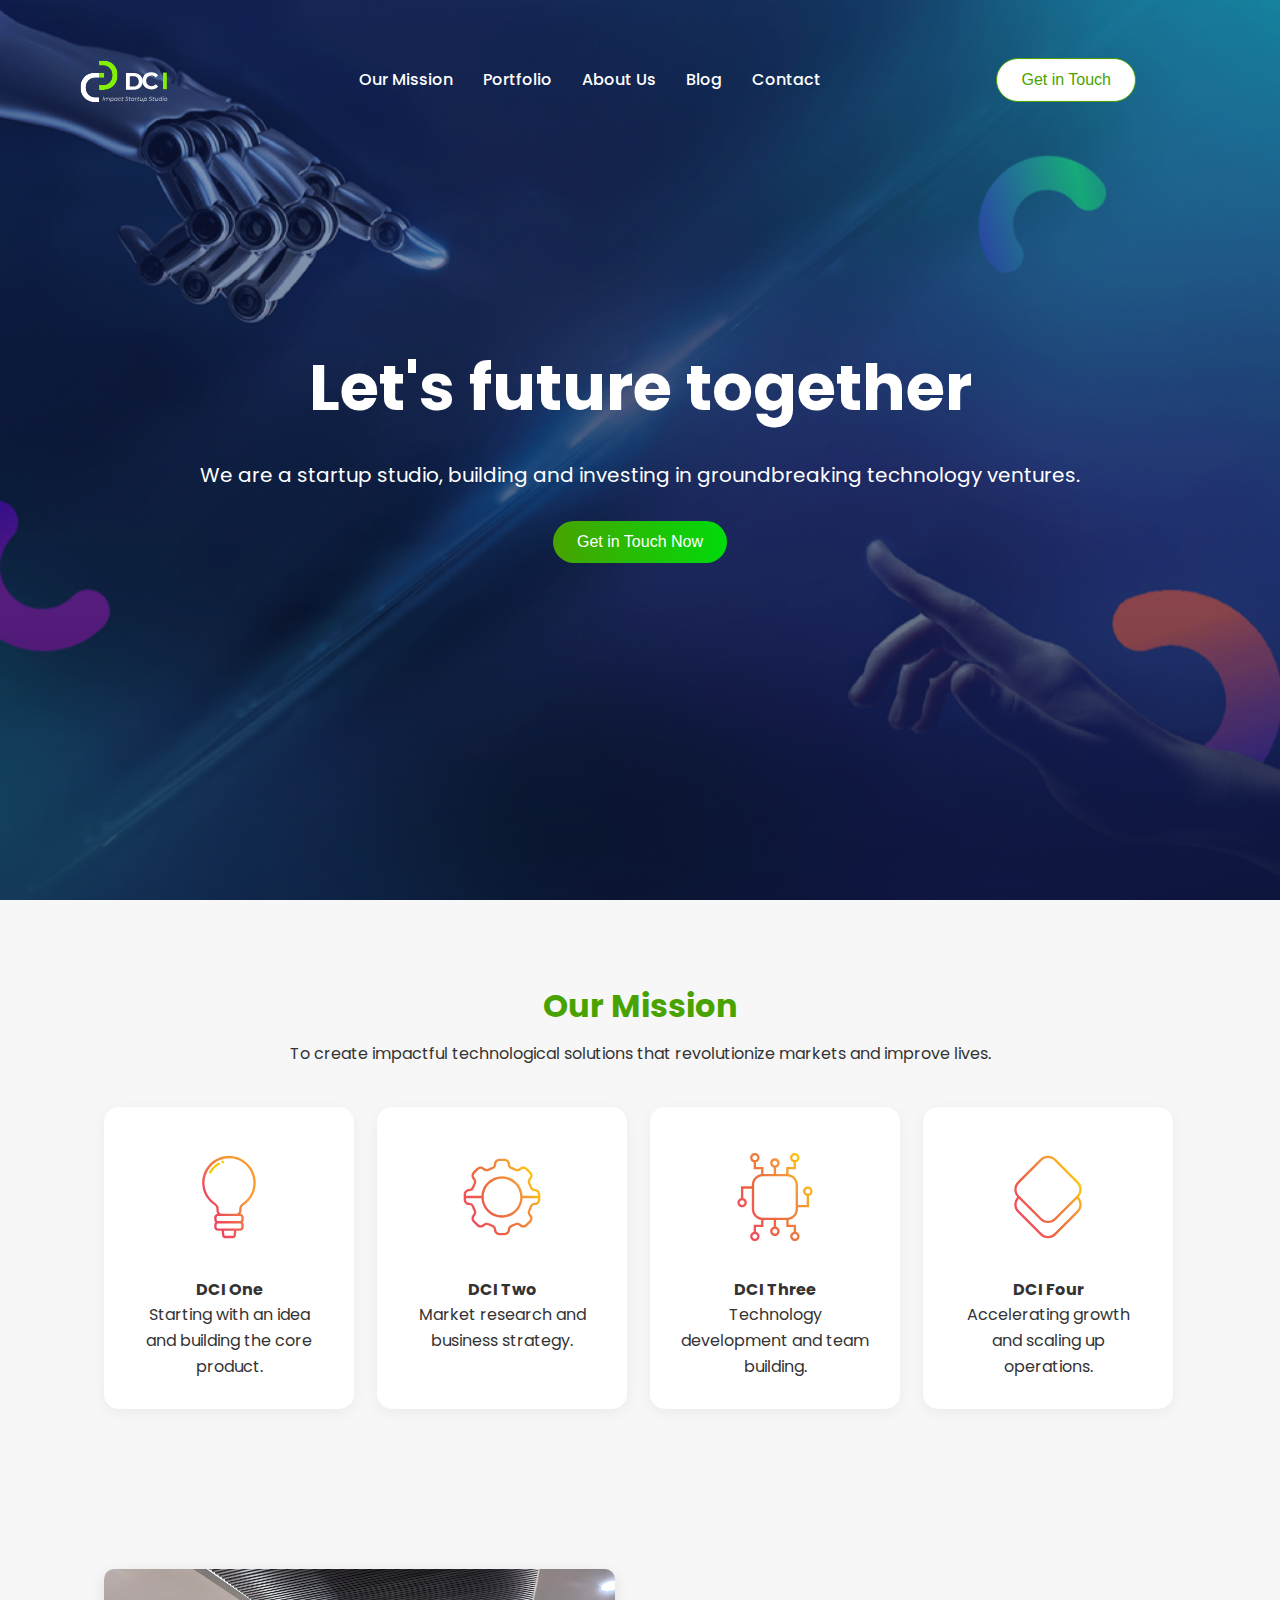
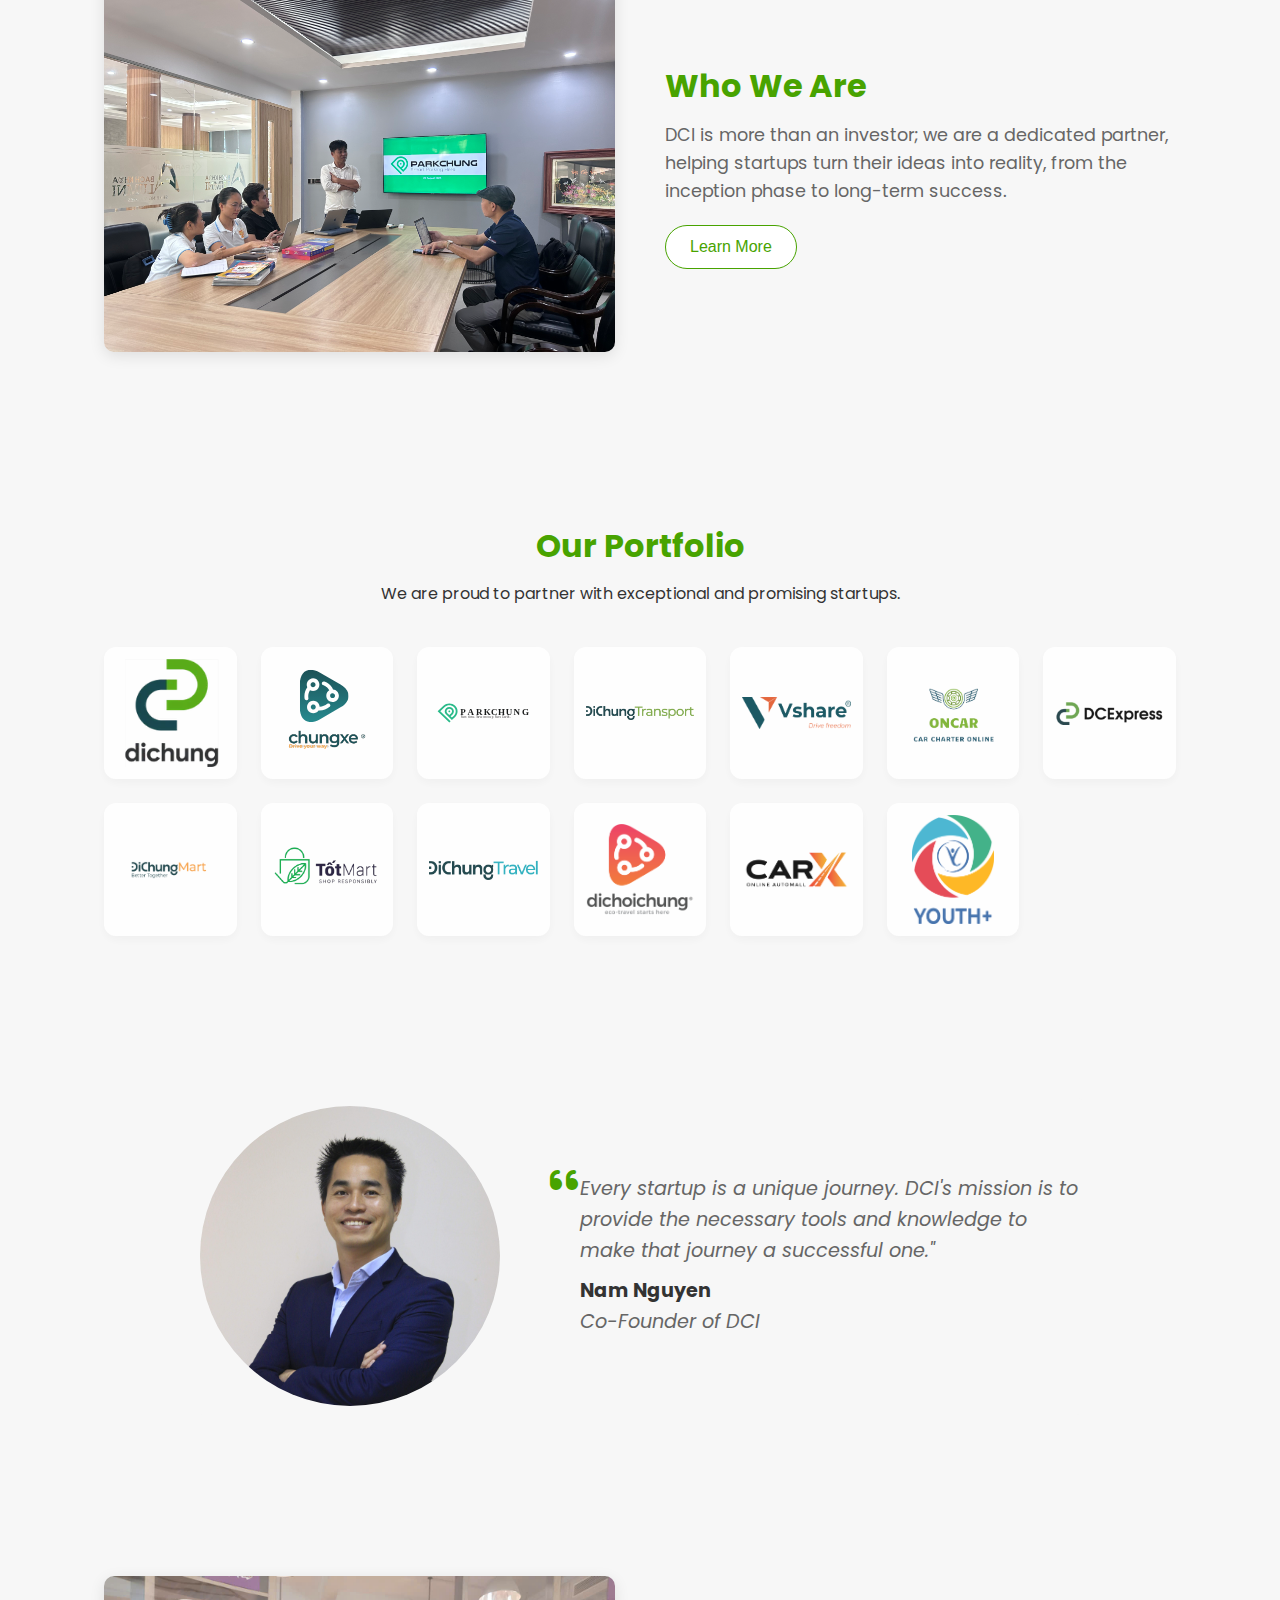
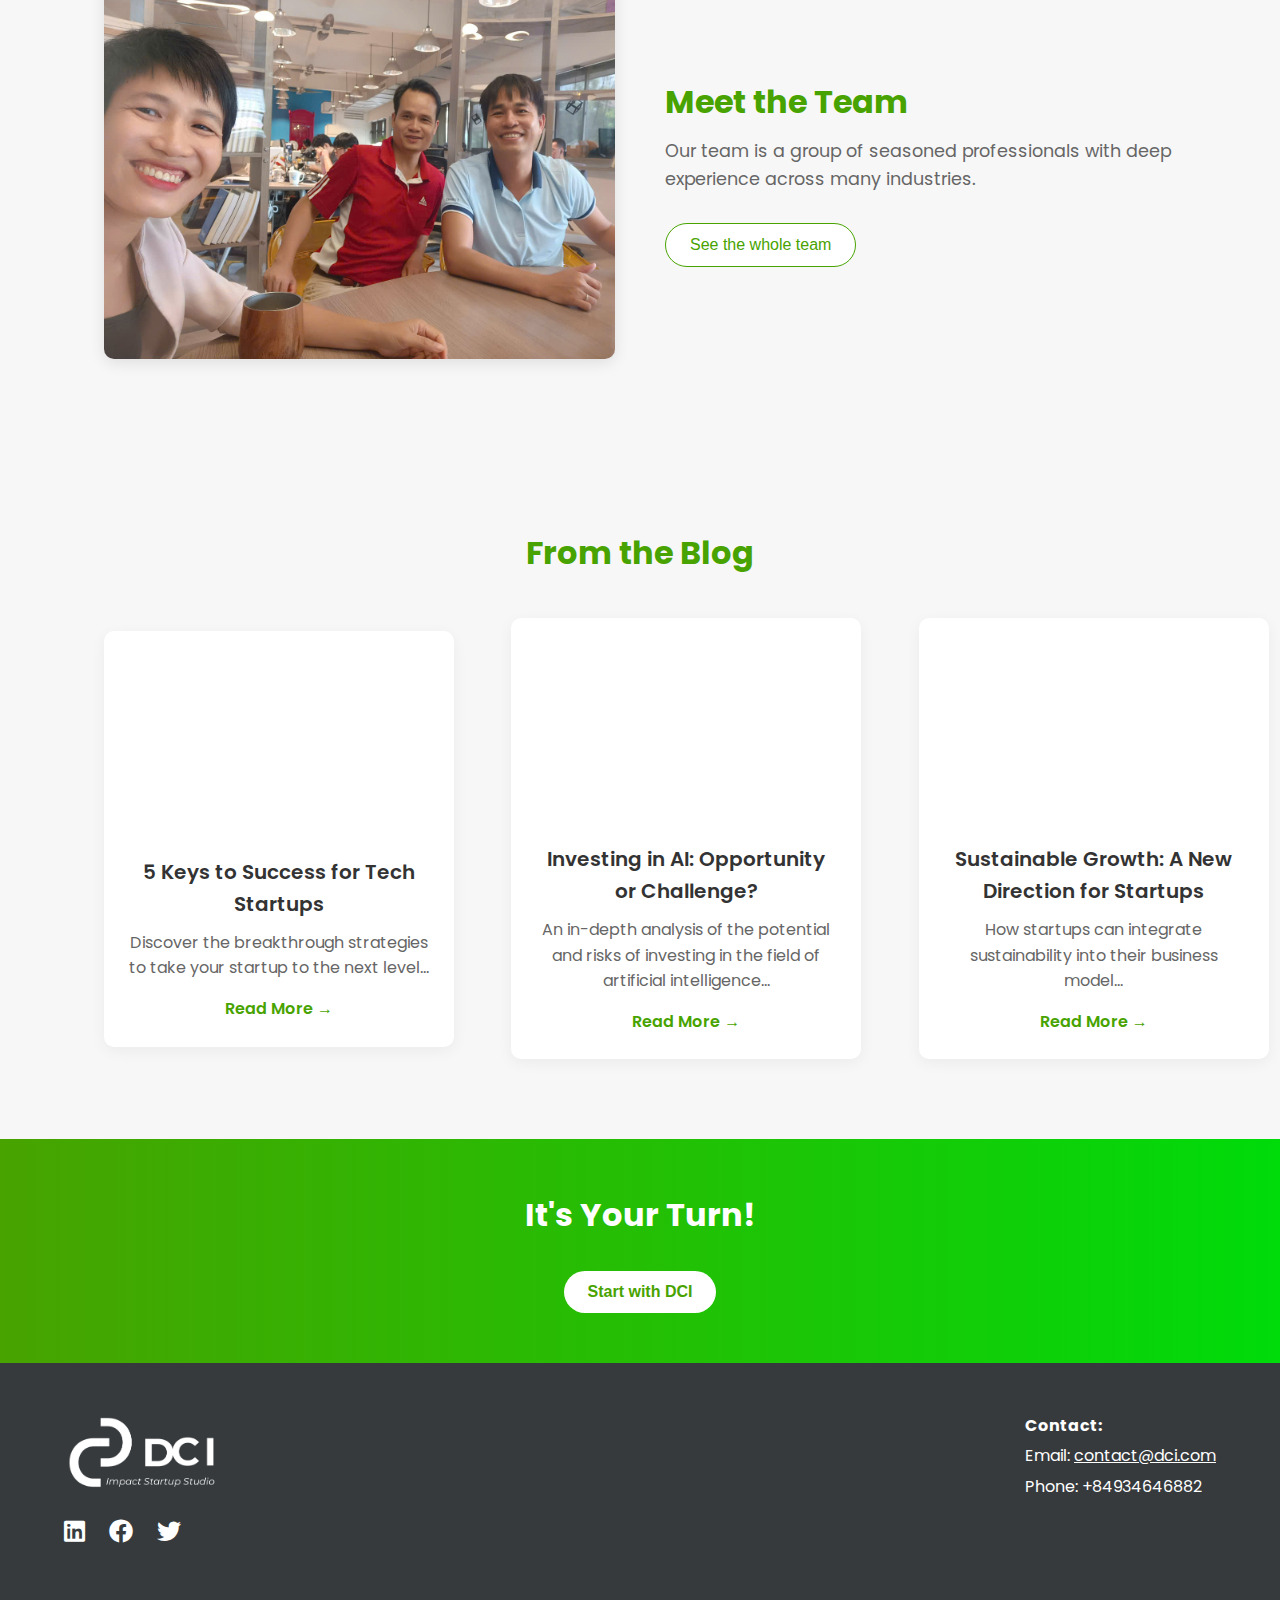
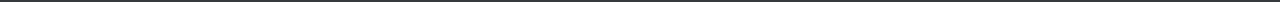
<file: index.html>
<!DOCTYPE html>
<html lang="en">
<head>
    <meta charset="UTF-8">
    <meta name="viewport" content="width=device-width, initial-scale=1.0">
    <title>DCI - Startup Studio</title>
    <link rel="icon" type="image/x-icon" href="./image/favicon.png">
    <link rel="stylesheet" href="style.css">
    <link rel="preconnect" href="https://fonts.googleapis.com">
    <link rel="preconnect" href="https://fonts.gstatic.com" crossorigin>
    <link href="https://fonts.googleapis.com/css2?family=Poppins:wght@300;400;500;600;700&display=swap" rel="stylesheet">
    <link rel="stylesheet" href="https://cdnjs.cloudflare.com/ajax/libs/font-awesome/6.0.0-beta3/css/all.min.css">
</head>
<body>

    <header class="hero-section">
        <nav class="navbar">
            <a href="#" class="logo" aria-label="DCI home">
                <img src="./image/DCI_white.svg" alt="DCI Logo" class="nav-logo">
            </a>
            <ul class="nav-links">
                <li><a href="#mission">Our Mission</a></li>
                <li><a href="#portfolio">Portfolio</a></li>
                <li><a href="#about">About Us</a></li>
                <li><a href="#blog">Blog</a></li>
                <li><a href="#contact">Contact</a></li>
            </ul>
            <button class="btn nav-btn">Get in Touch</button>
        </nav>
        <div class="hero-content">
            <h1>Let's future together</h1>
            <p>We are a startup studio, building and investing in groundbreaking technology ventures.</p>
            <button class="btn hero-btn">Get in Touch Now</button>
        </div>
    </header>

    <section id="mission" class="mission-section">
        <h2>Our Mission</h2>
        <p>To create impactful technological solutions that revolutionize markets and improve lives.</p>
        <div class="mission-cards-container">
            <div class="mission-card">
                <div class="card-icon icon-1"></div>
                <h4>DCI One</h4>
                <p>Starting with an idea and building the core product.</p>
            </div>
            <div class="mission-card">
                <div class="card-icon icon-2"></div>
                <h4>DCI Two</h4>
                <p>Market research and business strategy.</p>
            </div>
            <div class="mission-card">
                <div class="card-icon icon-3"></div>
                <h4>DCI Three</h4>
                <p>Technology development and team building.</p>
            </div>
            <div class="mission-card">
                <div class="card-icon icon-4"></div>
                <h4>DCI Four</h4>
                <p>Accelerating growth and scaling up operations.</p>
            </div>
        </div>
    </section>

    <section id="about" class="who-we-are-section">
        <div class="content-left">
            <img src="./image/Parkchung_present.jpg" alt="Ocean image" class="who-we-are-image">
        </div>
        <div class="content-right">
            <h2>Who We Are</h2>
            <p>DCI is more than an investor; we are a dedicated partner, helping startups turn their ideas into reality, from the inception phase to long-term success.</p>
            <button class="btn">Learn More</button>
        </div>
    </section>

    <section id="portfolio" class="portfolio-section">
        <h2>Our Portfolio</h2>
        <p>We are proud to partner with exceptional and promising startups.</p>
        <div class="portfolio-grid">
            <img src="./image/Dichung.jpg" alt="Portfolio Logo 1" class="portfolio-logo">
            <img src="./image/Chungxe_square_logo.svg" alt="Portfolio Logo 2" class="portfolio-logo">
            <img src="./image/Parkchung_logo.svg" alt="Portfolio Logo 6" class="portfolio-logo">
            <img src="./image/DichungTransport_logo.png" alt="Portfolio Logo 3" class="portfolio-logo">
            <img src="./image/Vshare_logo.png" alt="Portfolio Logo 6" class="portfolio-logo">
            <img src="./image/onCar_logo.png" alt="Portfolio Logo 5" class="portfolio-logo">
            <img src="./image/DCExpress_logo.png" alt="Portfolio Logo 2" class="portfolio-logo">
            <img src="./image/DichungMart_logo.png" alt="Portfolio Logo 4" class="portfolio-logo">
            <img src="./image/TotMart_logo.png" alt="Portfolio Logo 4" class="portfolio-logo">
            <img src="./image/DichungTravel_Logo.png" alt="Portfolio Logo 6" class="portfolio-logo">
            <img src="./image/Dichoichung_logo.png" alt="Portfolio Logo 6" class="portfolio-logo">
            <img src="./image/CarX_logo.png" alt="Portfolio Logo 6" class="portfolio-logo">
            <img src="./image/Youthplus_logo.png" alt="Portfolio Logo 6" class="portfolio-logo">
        </div>
    </section>

    <section class="founder-section">
        <div class="founder-card">
            <div class="founder-image-container">
                <img src="./image/aNam1.jpg" alt="Founder" class="founder-image">
            </div>
            <div class="founder-info">
                <i class="fas fa-quote-left quote-icon"></i>
                <p>
                    Every startup is a unique journey. DCI's mission is to provide the necessary tools and knowledge to make that journey a successful one."
                </p>
                <p><strong>Nam Nguyen</strong>Co-Founder of DCI</p>
            </div>
        </div>
    </section>

    <section class="team-section">
        <div class="team-content">
            <h2>Meet the Team</h2>
            <p>Our team is a group of seasoned professionals with deep experience across many industries.</p>
            <button class="btn">See the whole team</button>
        </div>
        <div class="team-image-container">
            <img src="./image/FoundingTeam.jpg" alt="Team photo" class="team-image">
        </div>
    </section>

    <section id="blog" class="blog-section">
        <h2>From the Blog</h2>
        <div class="blog-cards-container">
            <div class="blog-card">
                <div class="blog-image" style="background-image: url('https://via.placeholder.com/400x250.png?text=Blog+Image+1');"></div>
                <div class="blog-content">
                    <h4>5 Keys to Success for Tech Startups</h4>
                    <p>Discover the breakthrough strategies to take your startup to the next level...</p>
                    <a href="#" class="read-more">Read More &rarr;</a>
                </div>
            </div>
            <div class="blog-card">
                <div class="blog-image" style="background-image: url('https://via.placeholder.com/400x250.png?text=Blog+Image+2');"></div>
                <div class="blog-content">
                    <h4>Investing in AI: Opportunity or Challenge?</h4>
                    <p>An in-depth analysis of the potential and risks of investing in the field of artificial intelligence...</p>
                    <a href="#" class="read-more">Read More &rarr;</a>
                </div>
            </div>
            <div class="blog-card">
                <div class="blog-image" style="background-image: url('https://via.placeholder.com/400x250.png?text=Blog+Image+3');"></div>
                <div class="blog-content">
                    <h4>Sustainable Growth: A New Direction for Startups</h4>
                    <p>How startups can integrate sustainability into their business model...</p>
                    <a href="#" class="read-more">Read More &rarr;</a>
                </div>
            </div>
        </div>
    </section>

    <section class="cta-section">
        <div class="cta-content">
            <h2>It's Your Turn!</h2>
            <button class="btn">Start with DCI</button>
        </div>
    </section>

    <footer id="contact" class="footer-section">
        <div class="footer-content">
            <div class="footer-left">
                <div class="footer-logo">

                <a href="#" target="_blank">
                    <img src="./image/DC Logo_white.png" alt="DCI Logo" class="footer-logo-image">
                </a>

                </div>
                <div class="social-icons">
                    <a href="#"><i class="fab fa-linkedin"></i></a>
                    <a href="#"><i class="fab fa-facebook"></i></a>
                    <a href="#"><i class="fab fa-twitter"></i></a>
                </div>
            </div>
            <div class="footer-right">
                <p><strong>Contact:</strong></p>
                <p>Email: <a href="mailto:contact@dci.com">contact@dci.com</a></p>
                <p>Phone: +84934646882</p>
            </div>
        </div>
    </footer>

    <script src="script.js"></script>
</body>
</html>
</file>
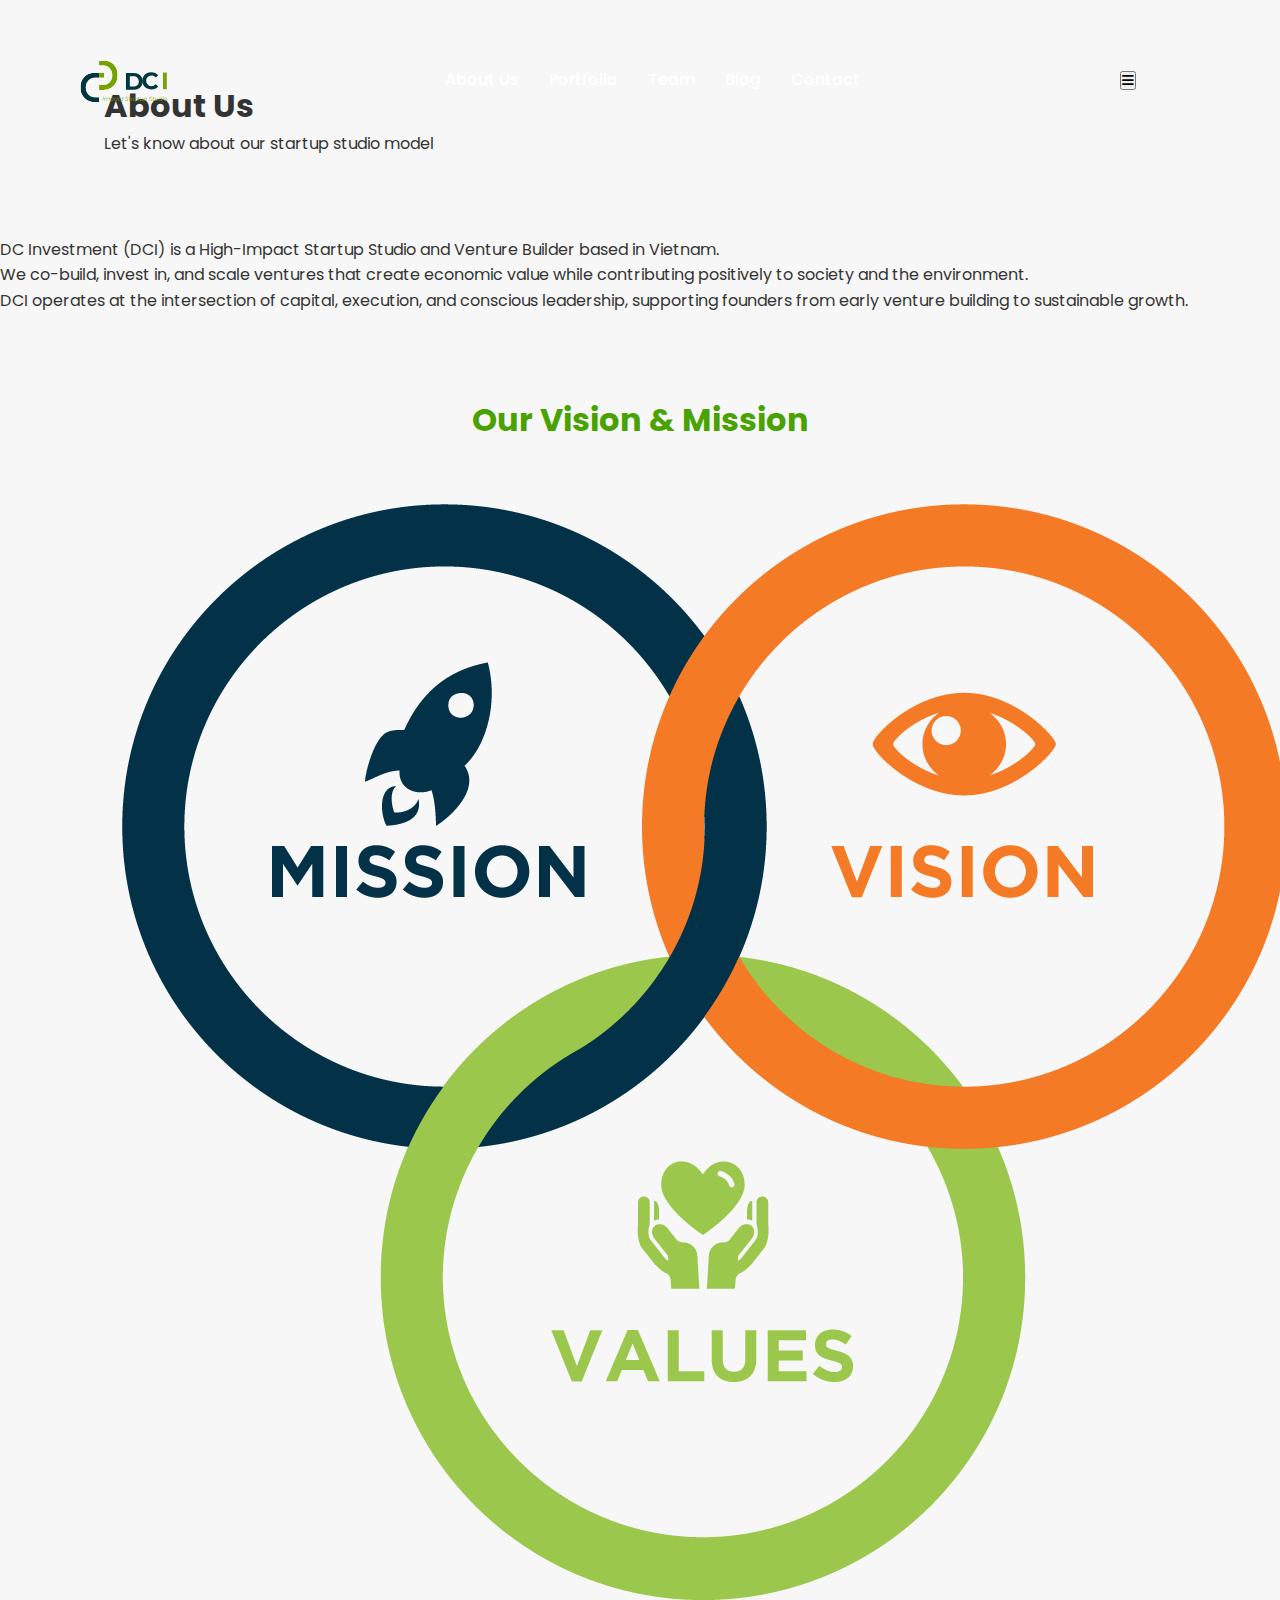
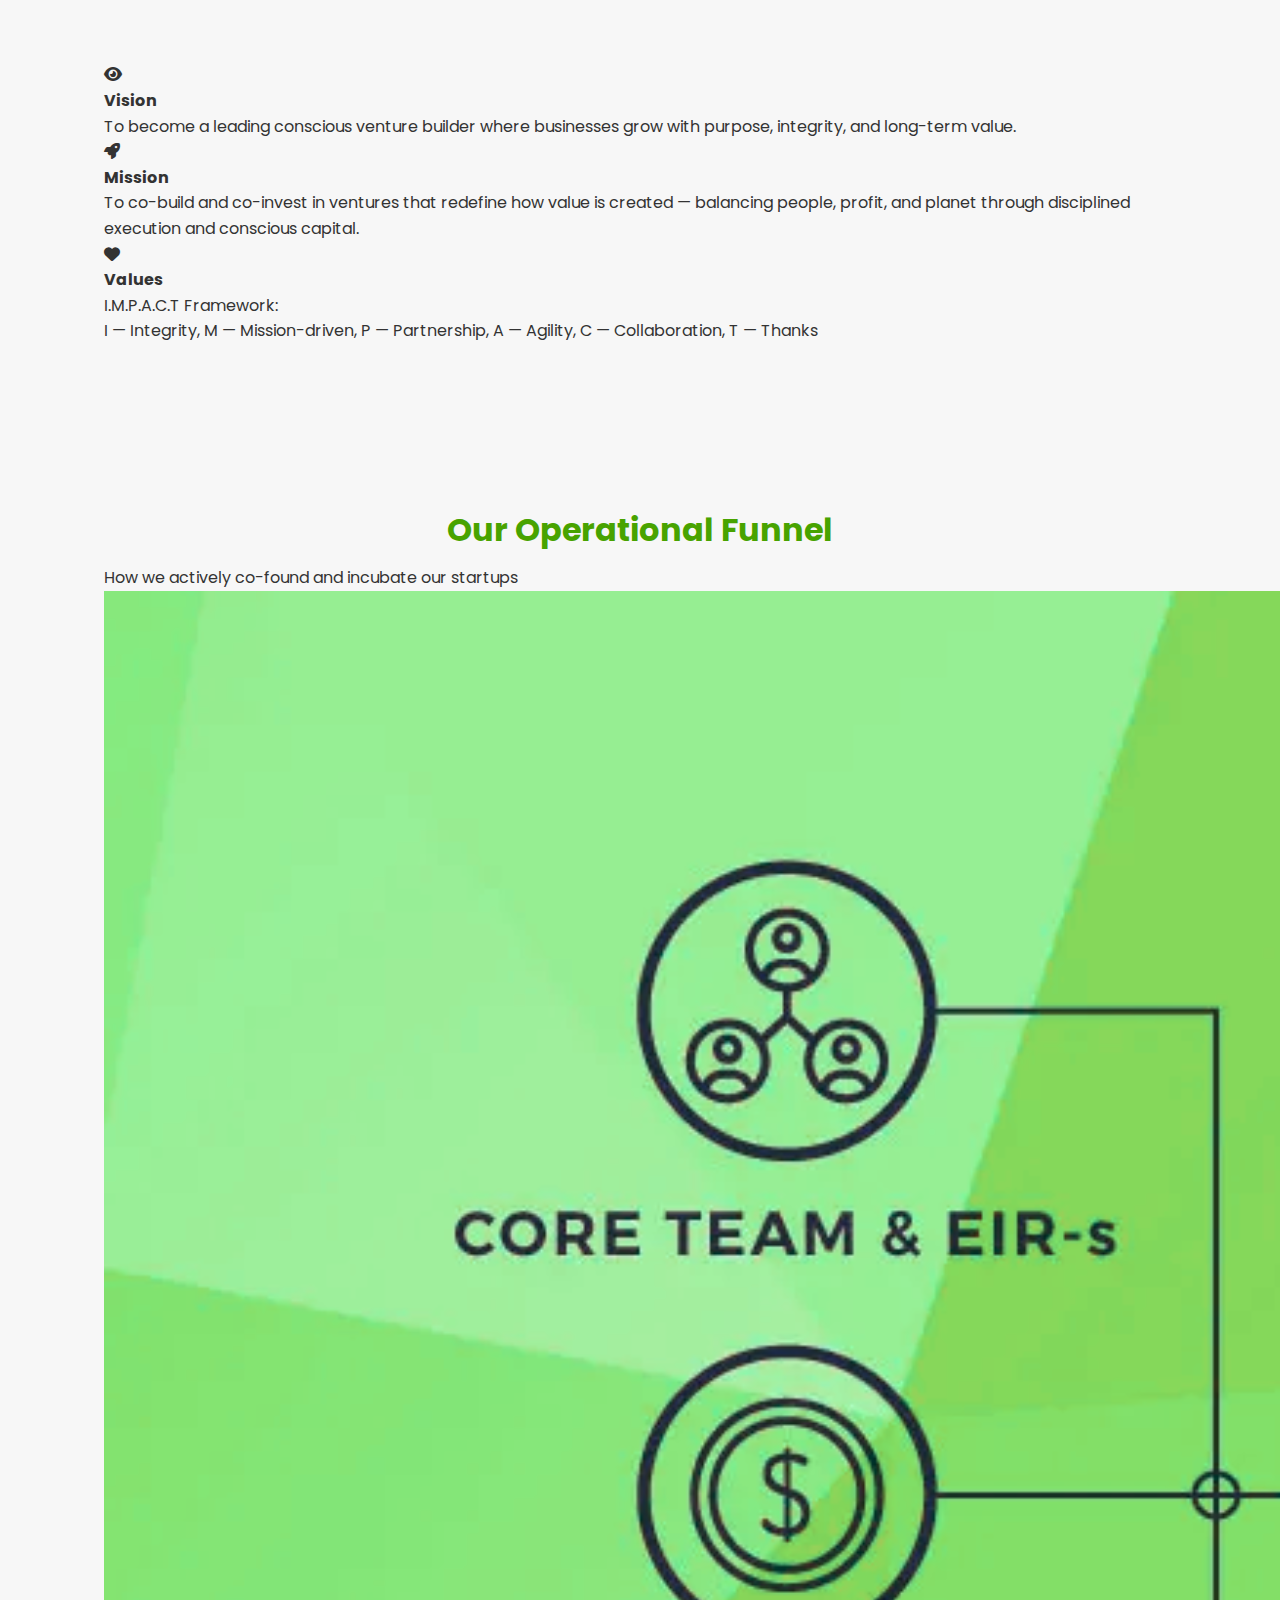
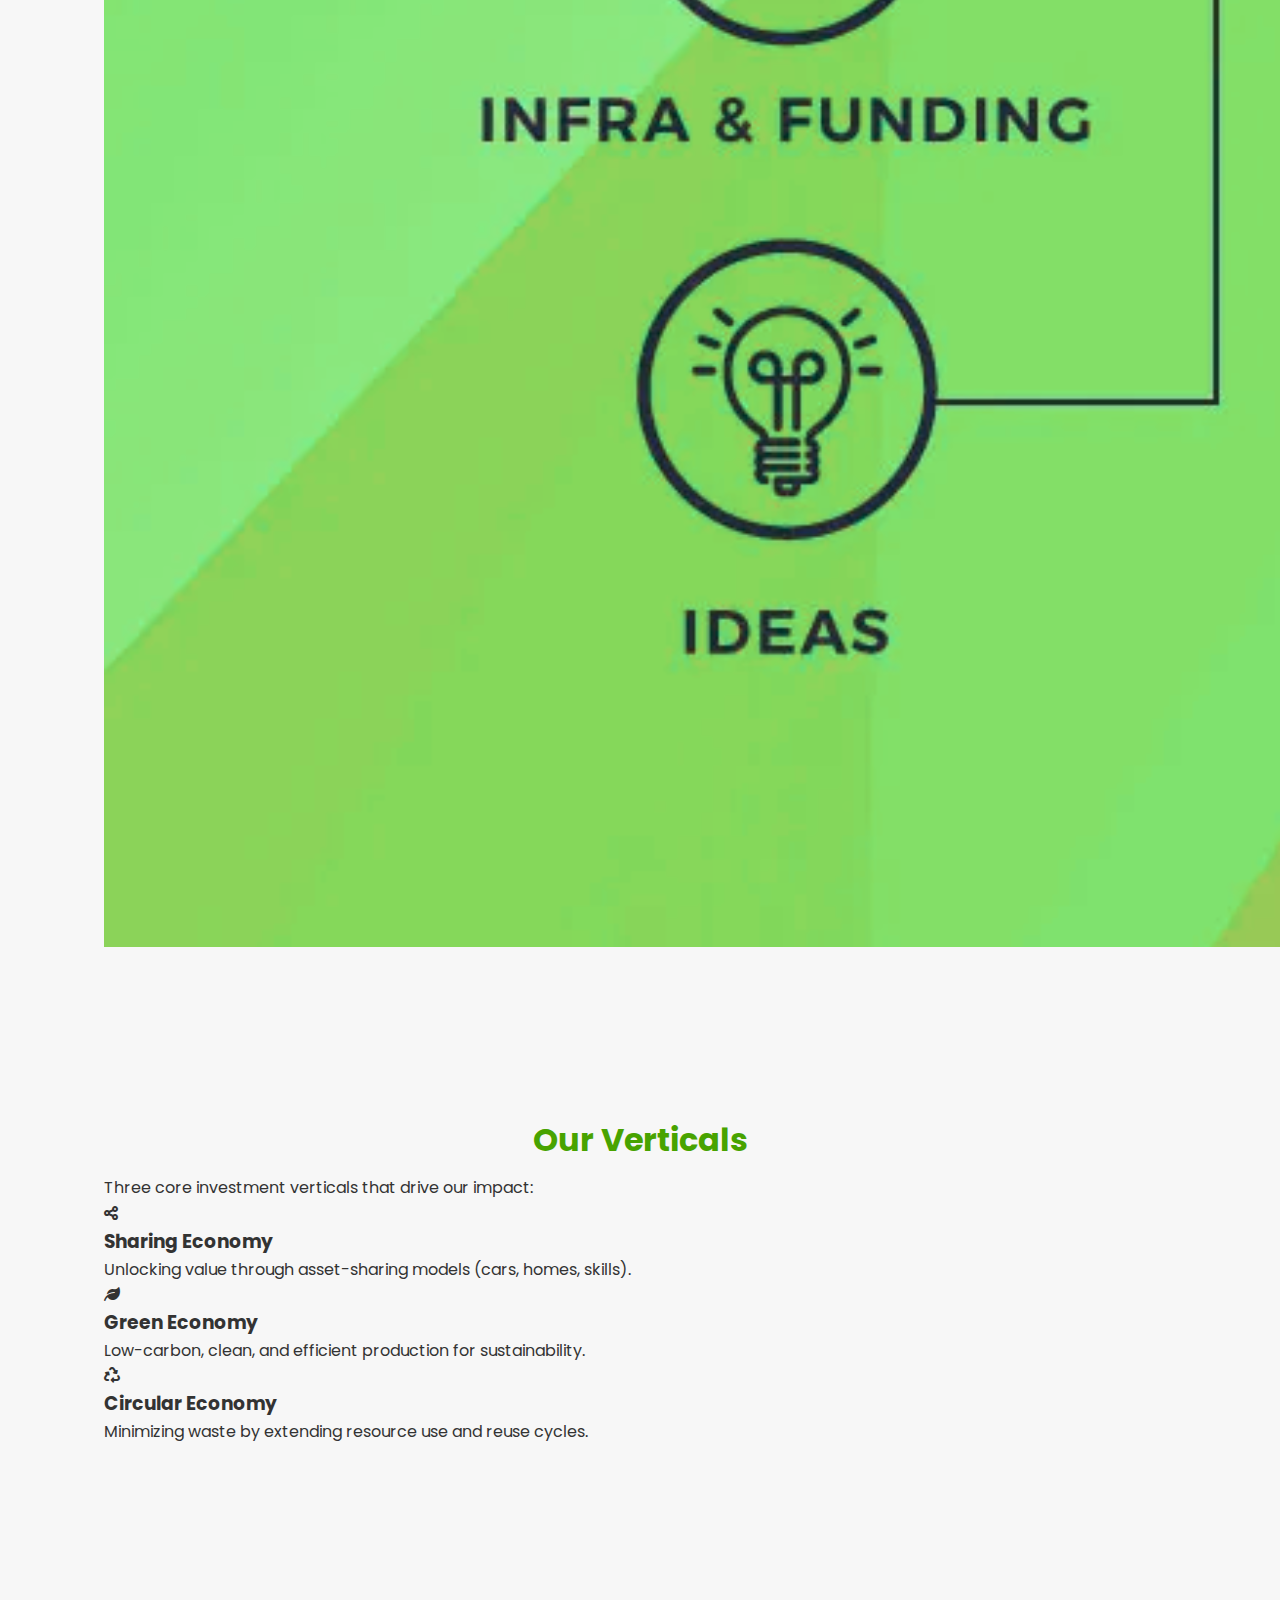
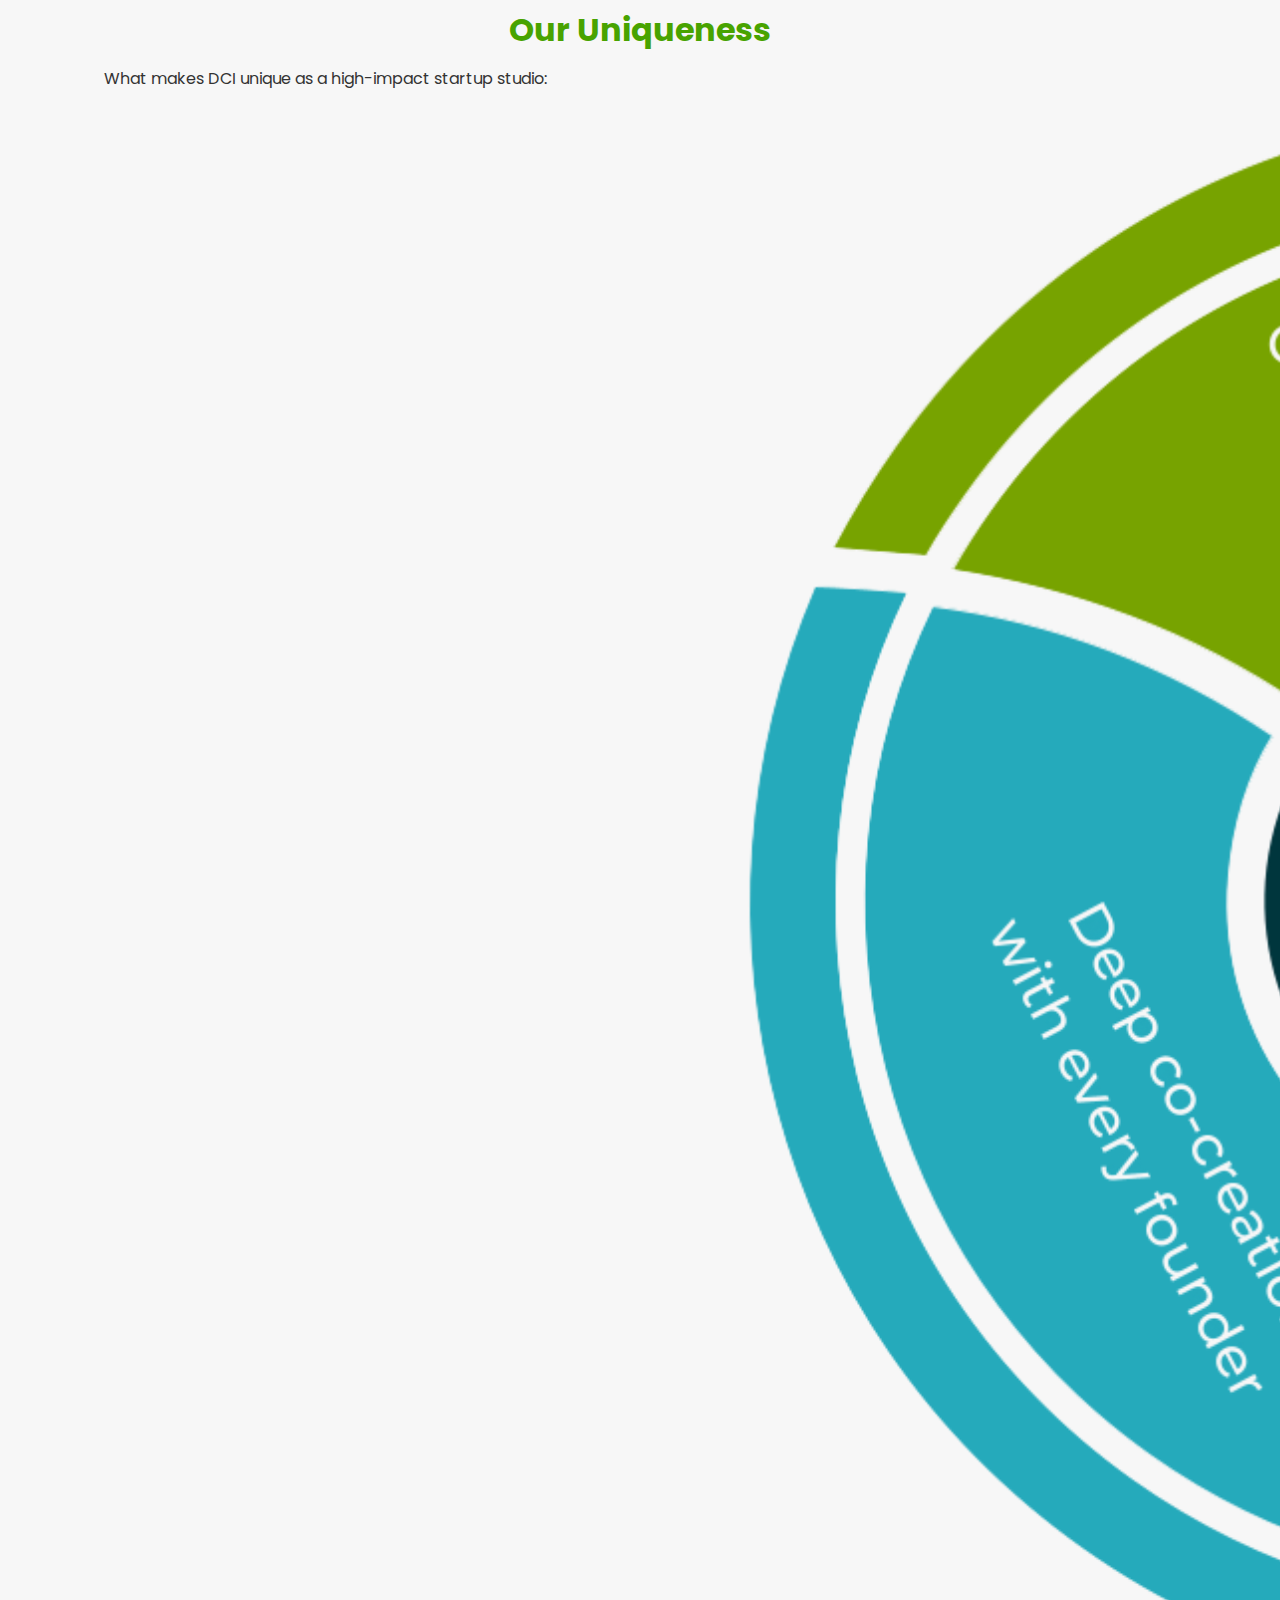
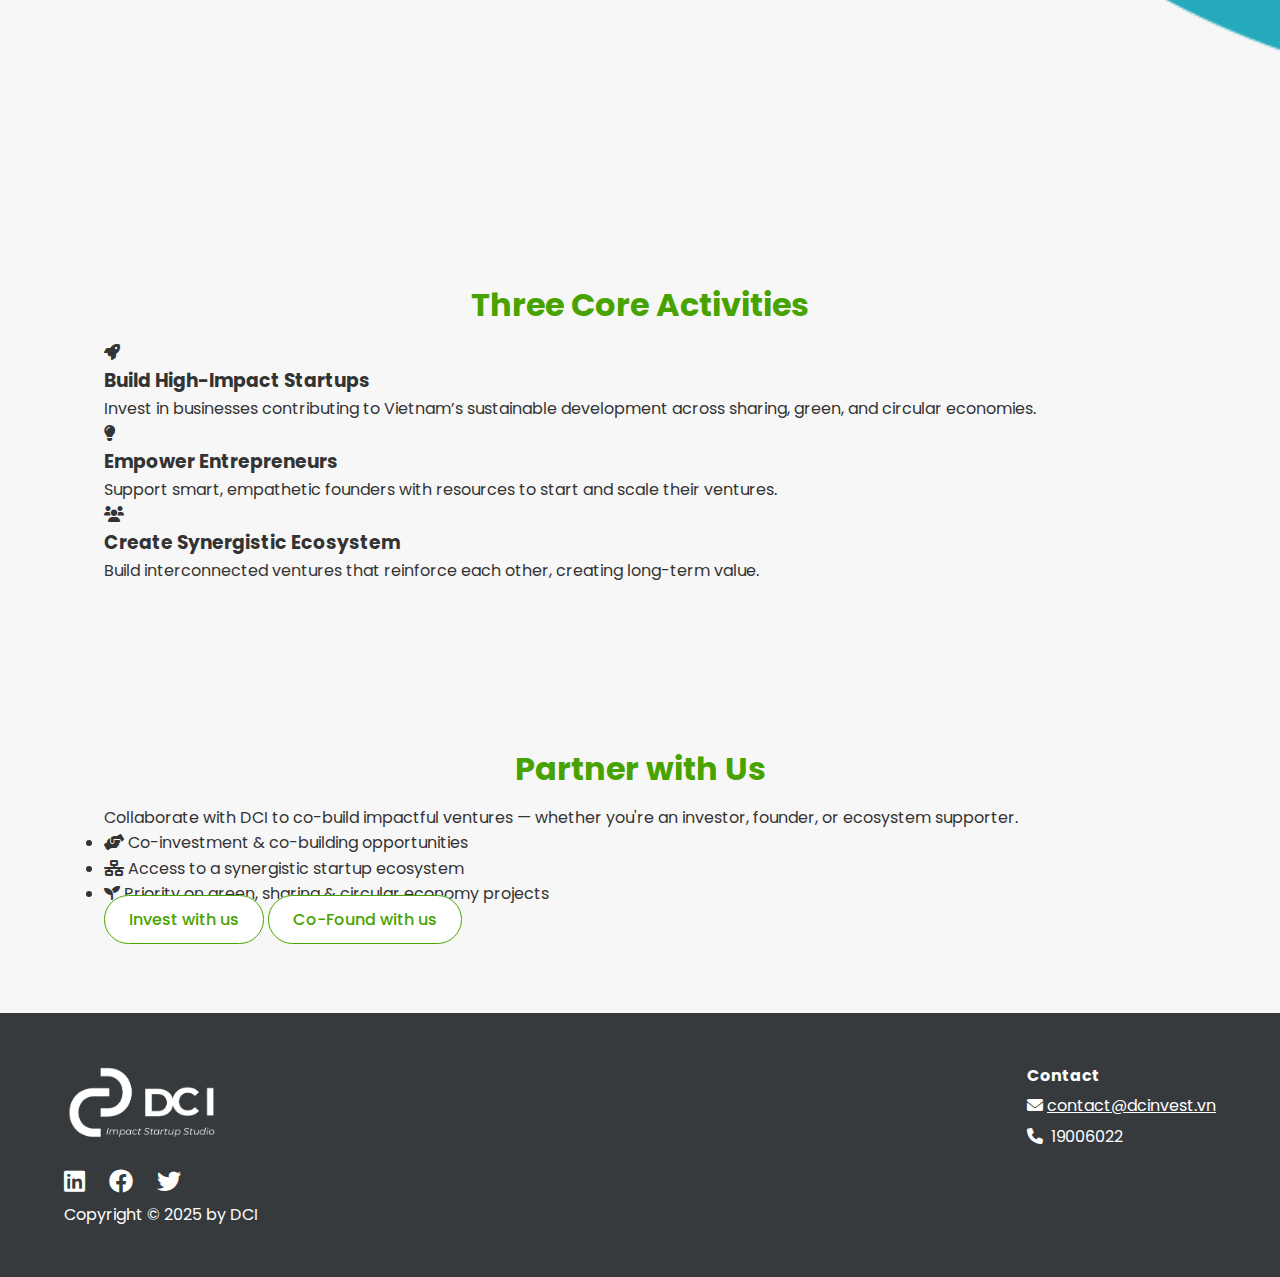
<file: about.html>
<!DOCTYPE html>
<html lang="en">
<head>
    <meta charset="UTF-8">
    <meta name="viewport" content="width=device-width, initial-scale=1.0">
    <!-- Open Graph (OG Meta Tags) -->
    <meta property="og:image" content="http://dcinvest.vn/image/DCI Logo_new.png" />
    <meta property="og:title" content="DCI - High-Impact Startup Studio" />
    <meta property="og:description" content="At DCI, High-Impact Startup Studio, we integrate impact-driven funding, co-building ventures, and ecosystem collaboration to develop sustainable businesses in sharing economy, green economy and circular economy" />
    <meta property="og:url" content="http://dcinvest.vn" />

    <title>About Us — DCI</title>
    <link rel="icon" type="image/x-icon" href="./image/favicon.png">
    <link rel="stylesheet" href="style.css">
    
    <link rel="preconnect" href="https://fonts.googleapis.com">
    <link rel="preconnect" href="https://fonts.gstatic.com" crossorigin>
    <link href="https://fonts.googleapis.com/css2?family=Poppins:wght@300;400;500;600;700&display=swap" rel="stylesheet">
    <link rel="stylesheet" href="https://cdnjs.cloudflare.com/ajax/libs/font-awesome/6.0.0-beta3/css/all.min.css">
</head>
<body>

    <header class="site-header site-header--large-logo">
        <nav class="navbar">
            <a href="/" class="logo" aria-label="DCI home">
                <img src="./image/DCI_logo_color.svg" alt="DCI Logo" class="nav-logo">
            </a>
            <ul class="nav-links">
                <li><a href="#" class="nav-link-active">About Us</a></li>
                <li><a href="companies.html">Portfolio</a></li>
                <li><a href="team.html">Team</a></li>
                <li><a href="blog.html">Blog</a></li>
                <li><a href="contact.html">Contact</a></li>
            </ul>

            <button class="menu-toggle" aria-label="Toggle navigation"><i class="fas fa-bars"></i></button> <!-- Added menu toggle button -->
  
        </nav>
    </header>

    <section class="news-hero">
        <div class="news-hero-inner">
            <h1>About Us</h1>
            <p>Let's know about our startup studio model</p>
        </div>
    </section>

    <main class="about-main">
        <p>DC Investment (DCI) is a High-Impact Startup Studio and Venture Builder based in Vietnam.
            <br> We co-build, invest in, and scale ventures that create economic value while contributing positively to society and the environment.
            <br> DCI operates at the intersection of capital, execution, and conscious leadership, supporting founders from early venture building to sustainable growth.</p>
        
        <section class="vision-mission-infographic">
            <h2>Our Vision & Mission</h2>
            <div class="vm-container">
                <img src="./image/mission-vision-values-graphic.png" class="vm-graphic">
                <div class="vm-items">
                    <div class="vm-item"><i class="fas fa-eye vm-icon vm-icon-vision"></i><div><strong>Vision</strong><p>To become a leading conscious venture builder where businesses grow with purpose, integrity, and long-term value.</p></div></div>
                    <div class="vm-item"><i class="fas fa-rocket vm-icon vm-icon-mission"></i><div><strong>Mission</strong><p>To co-build and co-invest in ventures that redefine how value is created — balancing people, profit, and planet through disciplined execution and conscious capital.</p></div></div>
                    <div class="vm-item"><i class="fas fa-heart vm-icon vm-icon-values"></i><div><strong>Values</strong><p>I.M.P.A.C.T Framework: <br> I — Integrity, M — Mission-driven, P — Partnership, A — Agility, C — Collaboration, T — Thanks</p></div></div>
                </div>
            </div>
        </section>


        <section class="operational-funnel">
            <h2>Our Operational Funnel</h2>
            <p> How we actively co-found and incubate our startups</p>
            <div class="funnel-image-container">
                <img src="./image/DCI_SSfunnel.png" alt="DCI Operational Funnel" class="funnel-image">
            </div>
        </section>


         <section class="about-verticals">
            <h2>Our Verticals</h2>
            <p>Three core investment verticals that drive our impact:</p>
            <div class="vertical-grid">
                <div class="vertical-item"><i class="fas fa-share-nodes v-icon"></i><h3>Sharing Economy</h3><p>Unlocking value through asset-sharing models (cars, homes, skills).</p></div>
                <div class="vertical-item"><i class="fas fa-leaf v-icon"></i><h3>Green Economy</h3><p>Low-carbon, clean, and efficient production for sustainability.</p></div>
                <div class="vertical-item"><i class="fas fa-recycle v-icon"></i><h3>Circular Economy</h3><p>Minimizing waste by extending resource use and reuse cycles.</p></div>
            </div>
        </section>
      
        <section class="uniqueness-section">
            <h2>Our Uniqueness</h2>
            <p> What makes DCI unique as a high-impact startup studio:</p>
            <div class="uniqueness-image-container">
                <img src="./image/DCI_unique.png" alt="DCI Uniqueness Infographic" class="uniqueness-image">
            </div>
        </section>


        <section class="three-activities">
            <h2>Three Core Activities</h2>
            <div class="activity-grid">
                <div class="activity-item">
                    <i class="fas fa-rocket activity-icon"></i>
                    <h3>Build High-Impact Startups</h3>
                    <p>Invest in businesses contributing to Vietnam’s sustainable development across sharing, green, and circular economies.</p>
                </div>
                <div class="activity-item">
                    <i class="fas fa-lightbulb activity-icon"></i>
                    <h3>Empower Entrepreneurs</h3>
                    <p>Support smart, empathetic founders with resources to start and scale their ventures.</p>
                </div>
                <div class="activity-item">
                    <i class="fas fa-users activity-icon"></i>
                    <h3>Create Synergistic Ecosystem</h3>
                    <p>Build interconnected ventures that reinforce each other, creating long-term value.</p>
                </div>
            </div>
        </section>
    <section class="partner-section">
        <h2>Partner with Us</h2>
        <p>Collaborate with DCI to co-build impactful ventures — whether you're an investor, founder, or ecosystem supporter.</p>
        <div class="partner-grid">
            <div class="partner-info">
                <ul class="partner-benefits">
                    <li><i class="fas fa-hands-helping"></i> Co-investment & co-building opportunities</li>
                    <li><i class="fas fa-network-wired"></i> Access to a synergistic startup ecosystem</li>
                    <li><i class="fas fa-seedling"></i> Priority on green, sharing & circular economy projects</li>
                </ul>
            </div>
        </div>
        <div class="page-footer-actions">
            <a href="investor.html" class="btn team-btn">Invest with us</a>
            <a href="founder.html" class="btn team-btn">Co-Found with us</a>
        </div>
    </section>
    </main>

    <footer class="footer-section">
        <div class="footer-content">
            <div class="footer-left">
                <div class="footer-logo">

                <a href="#" target="_blank">
                    <img src="./image/DC Logo_white.png" alt="DCI Logo" class="footer-logo-image">
                </a>

                </div>
                <div class="social-icons">
                    <a href="#"><i class="fab fa-linkedin"></i></a>
                    <a href="#"><i class="fab fa-facebook"></i></a>
                    <a href="#"><i class="fab fa-twitter"></i></a>
                </div>
            </div>
            <div class="footer-right">
                <p><strong>Contact</strong></p>
                <p><i class="fas fa-envelope"></i>&nbsp<a href="mailto:contact@dcinvest.vn">contact@dcinvest.vn</a></p>
                <p><i class="fas fa-phone"></i>&nbsp 19006022</p>
            </div>
        </div>
        <div class="footer-bottom">
                <p>Copyright © 2025 by DCI</p>
        </div>
    </footer>
<script src="script.js"></script>
</body>
</html>
</file>
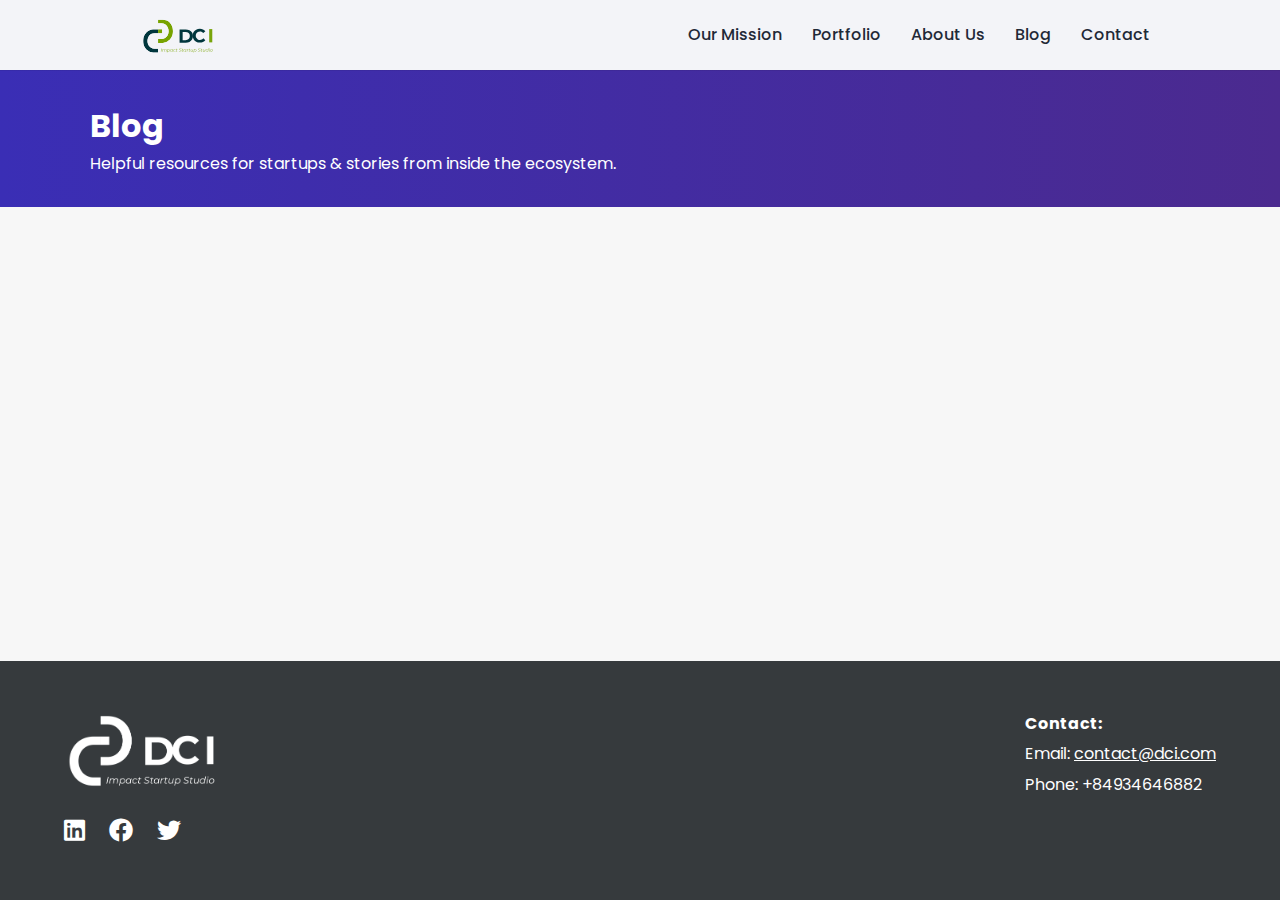
<file: blog-details.html>
<!DOCTYPE html>
<html lang="en">
<head>
    <meta charset="UTF-8">
    <meta name="viewport" content="width=device-width, initial-scale=1.0">
    <title id="post-title-meta">Article Detail</title>
    <link rel="stylesheet" href="style.css"> 
    <link rel="stylesheet" href="blog.css">
    <link rel="icon" type="image/x-icon" href="./image/favicon.png">

    <link rel="preconnect" href="https://fonts.googleapis.com">
    <link rel="preconnect" href="https://fonts.gstatic.com" crossorigin>
    <link href="https://fonts.googleapis.com/css2?family=Poppins:wght@300;400;500;600;700&display=swap" rel="stylesheet">
    <link rel="stylesheet" href="https://cdnjs.cloudflare.com/ajax/libs/font-awesome/6.0.0-beta3/css/all.min.css">
</head>
<body class="page-with-footer">

    <header class="site-header site-header--large-logo">
        <nav class="navbar">
            <a href="index.html" class="logo" aria-label="DCI home">
                <img src="./image/DCI_logo_color.svg" alt="DCI Logo" class="nav-logo">
            </a>
            <ul class="nav-links">
                <li><a href="index.html#mission">Our Mission</a></li>
                <li><a href="index.html#portfolio">Portfolio</a></li>
                <li><a href="index.html#about">About Us</a></li>
                <li><a href="blog.html">Blog</a></li>
                <li><a href="index.html#contact">Contact</a></li>
            </ul>
        </nav>
    </header>

    <section class="news-hero">
        <div class="news-hero-inner">
            <h1>Blog</h1>
            <p>Helpful resources for startups & stories from inside the ecosystem.</p>
        </div>
    </section>

    <main id="single-post-container">
        </main>

    <footer id="contact" class="footer-section">
        <div class="footer-content">
            <div class="footer-left">
                <div class="footer-logo">

                <a href="#" target="_blank">
                    <img src="./image/DC Logo_white.png" alt="DCI Logo" class="footer-logo-image">
                </a>

                </div>
                <div class="social-icons">
                    <a href="#"><i class="fab fa-linkedin"></i></a>
                    <a href="#"><i class="fab fa-facebook"></i></a>
                    <a href="#"><i class="fab fa-twitter"></i></a>
                </div>
            </div>
            <div class="footer-right">
                <p><strong>Contact:</strong></p>
                <p>Email: <a href="mailto:contact@dci.com">contact@dci.com</a></p>
                <p>Phone: +84934646882</p>
            </div>
        </div>
    </footer>

    <script src="script.js"></script>
</body>
</html>
</file>
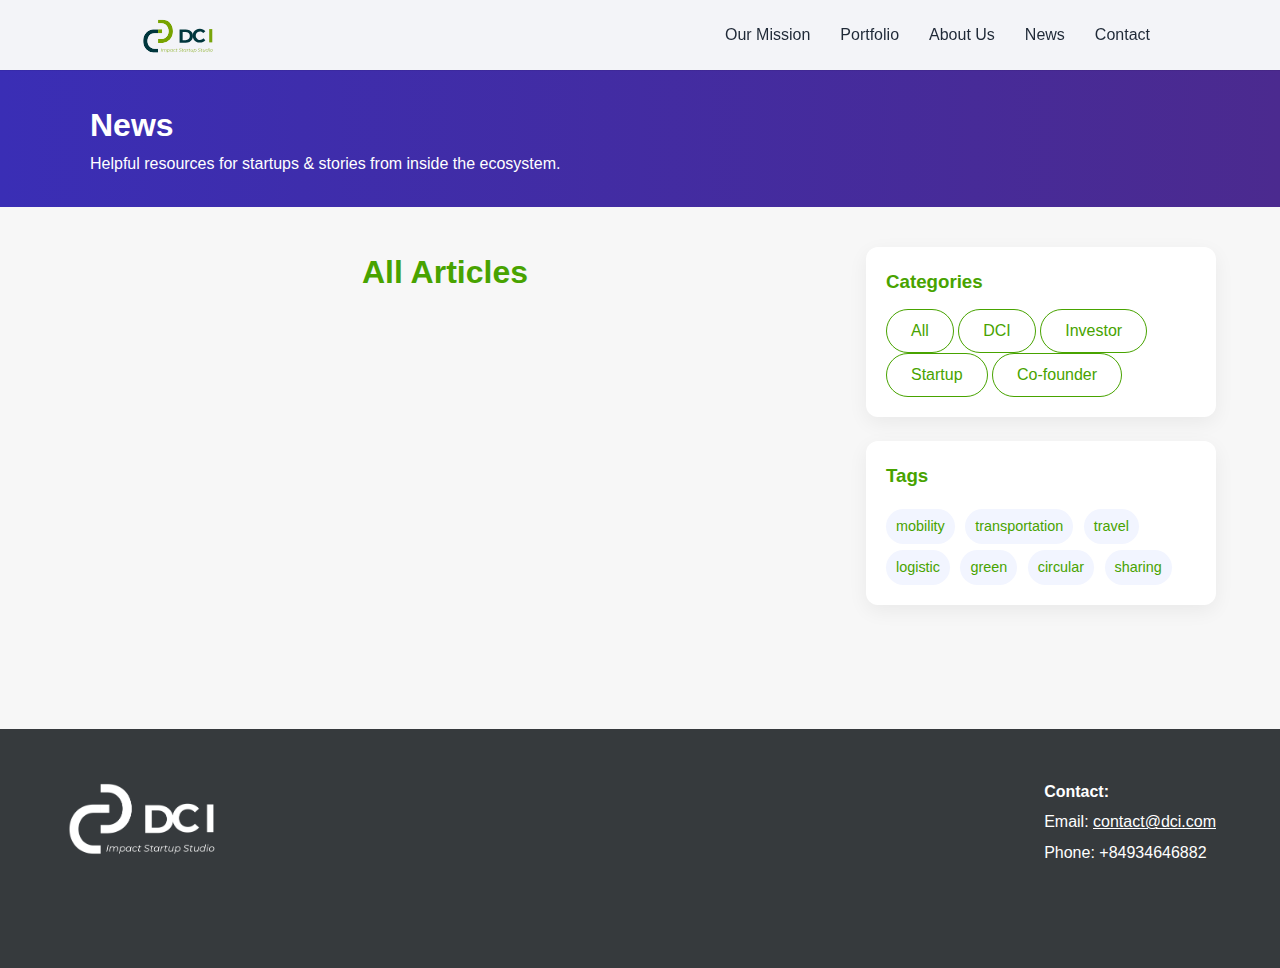
<file: blog.html>
<!DOCTYPE html>
<html lang="en">
<head>
    <meta charset="UTF-8">
    <meta name="viewport" content="width=device-width, initial-scale=1.0">
    <title>All Posts - DCI Blog</title>
    <link rel="stylesheet" href="style.css">
    <link rel="stylesheet" href="blog.css">
</head>
<body>

    <header class="site-header site-header--large-logo">
        <nav class="navbar">
            <a href="index.html" class="logo" aria-label="DCI home">
                <img src="./image/DCI_logo_color.svg" alt="DCI Logo" class="nav-logo">
            </a>
            <ul class="nav-links">
                <li><a href="index.html#mission">Our Mission</a></li>
                <li><a href="index.html#portfolio">Portfolio</a></li>
                <li><a href="index.html#about">About Us</a></li>
                <li><a href="blog.html">News</a></li>
                <li><a href="index.html#contact">Contact</a></li>
            </ul>
        </nav>
    </header>

    <section class="news-hero">
        <div class="news-hero-inner">
            <h1>News</h1>
            <p>Helpful resources for startups & stories from inside the ecosystem.</p>
        </div>
    </section>

    <div class="blog-page">
        <main id="blog-posts-container" class="blog-main">
            <h2>All Articles</h2>
        </main>

        <aside class="blog-sidebar">
            <div class="sidebar-card">
                <h3>Categories</h3>
                <div class="categories">
                    <button class="btn nav-btn active">All</button>
                    <button class="btn">DCI</button>
                    <button class="btn">Investor</button>
                    <button class="btn">Startup</button>
                    <button class="btn">Co-founder</button>
                </div>
            </div>

            <div class="sidebar-card">
                <h3>Tags</h3>
                <div class="tags">
                    <a class="tag" href="#">mobility</a>
                    <a class="tag" href="#">transportation</a>
                    <a class="tag" href="#">travel</a>
                    <a class="tag" href="#">logistic</a>
                    <a class="tag" href="#">green</a>
                    <a class="tag" href="#">circular</a>
                    <a class="tag" href="#">sharing</a>
                </div>
            </div>
        </aside>
    </div>
    
    <div id="pagination-controls" class="pagination">
        </div>

    <footer id="contact" class="footer-section">
        <div class="footer-content">
            <div class="footer-left">
                <div class="footer-logo">

                <a href="#" target="_blank">
                    <img src="./image/DC Logo_white.png" alt="DCI Logo" class="footer-logo-image">
                </a>

                </div>
                <div class="social-icons">
                    <a href="#"><i class="fab fa-linkedin"></i></a>
                    <a href="#"><i class="fab fa-facebook"></i></a>
                    <a href="#"><i class="fab fa-twitter"></i></a>
                </div>
            </div>
            <div class="footer-right">
                <p><strong>Contact:</strong></p>
                <p>Email: <a href="mailto:contact@dci.com">contact@dci.com</a></p>
                <p>Phone: +84934646882</p>
            </div>
        </div>
    </footer>

    <script src="script.js"></script>
</body>
</html>
</file>
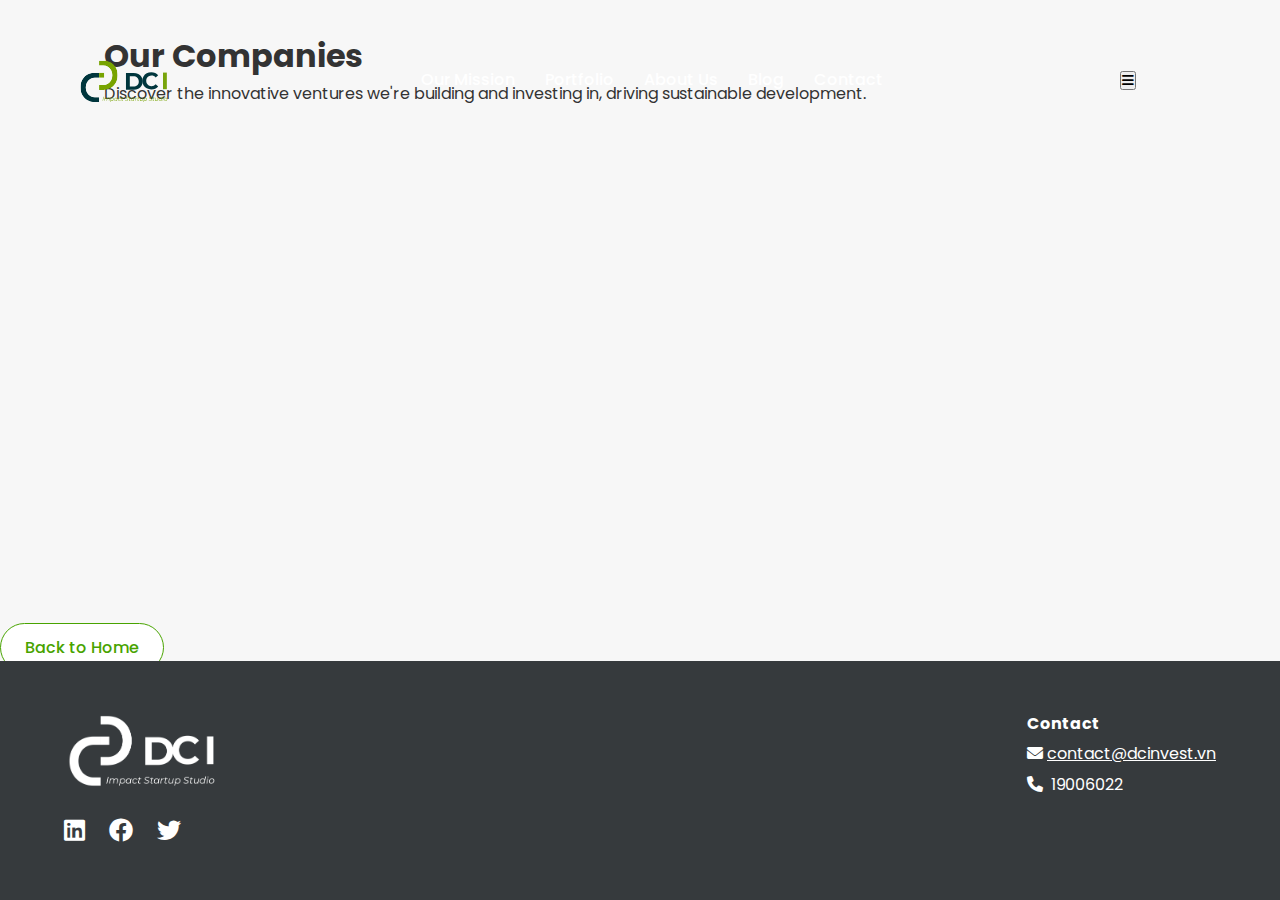
<file: companies.html>
<!DOCTYPE html>
<html lang="en">
<head>
    <meta charset="UTF-8">
    <meta name="viewport" content="width=device-width, initial-scale=1.0">
    <title>DCI - Our Companies</title>
    <link rel="icon" type="image/x-icon" href="./image/favicon.png">

    <link rel="stylesheet" href="style.css">
    <link rel="stylesheet" href="panel_style.css">
    
    <link rel="preconnect" href="https://fonts.googleapis.com">
    <link rel="preconnect" href="https://fonts.gstatic.com" crossorigin>
    <link href="https://fonts.googleapis.com/css2?family=Poppins:wght@300;400;500;600;700&display=swap" rel="stylesheet">
    <link rel="stylesheet" href="https://cdnjs.cloudflare.com/ajax/libs/font-awesome/6.0.0-beta3/css/all.min.css">
    
    <meta property="og:image" content="http://dcinvest.vn/image/DCI Logo_new.png" />
    <meta property="og:title" content="DCI - Our Companies" />
    <meta property="og:description" content="Explore the portfolio of DCI's high-impact startup ventures across sharing economy, green economy, and circular economy." />
    <meta property="og:url" content="http://dcinvest.vn/companies.html" />
</head>
<body class="page-with-footer">

    <header class="site-header site-header--large-logo">
        <nav class="navbar">
            <a href="/" class="logo" aria-label="DCI home">
                <img src="./image/DCI_logo_color.svg" alt="DCI Logo" class="nav-logo">
            </a>
            <ul class="nav-links">
                <li><a href="/#mission">Our Mission</a></li>
                <li><a href="/#portfolio">Portfolio</a></li>
                <li><a href="about.html">About Us</a></li>
                <li><a href="blog.html">Blog</a></li>
                <li><a href="contact.html">Contact</a></li>
            </ul>
            <button class="menu-toggle" aria-label="Toggle navigation"><i class="fas fa-bars"></i></button>
        </nav>
    </header>

    <main>
        <section class="news-hero">
            <div class="news-hero-inner">
                <h1>Our Companies</h1>
                <p>Discover the innovative ventures we're building and investing in, driving sustainable development.</p>
            </div>
        </section>

        <section class="companies-grid-section">
            <div class="container">
                <div class="companies-grid">
                    </div>
            </div>
        </section>

        <!--Thay thế Popup bằng Panel-->
        <div id="company-overlay" class="company-overlay team-overlay" aria-hidden="true">
            <div class="backdrop" id="companyBackdrop"></div>
            <aside class="company-panel team-panel" role="dialog" aria-modal="true" id="companyPanel">
                <button class="close-btn" id="companyClose">✕</button> 
                <div class="panel-inner" id="companyPanelInner">
                     <!-- Filled dynamically -->
                    </div>
            </aside>
        </div>



        </div>
    </main>

    <div class="page-footer-actions page-footer-actions--left">
        <a href="/" class="btn">Back to Home</a>
    </div>

    <footer class="footer-section">
        <div class="footer-content">
            <div class="footer-left">
                <div class="footer-logo">
                    <a href="/" target="_blank">
                        <img src="./image/DC Logo_white.png" alt="DCI Logo" class="footer-logo-image">
                    </a>
                </div>
                <div class="social-icons">
                    <a href="#"><i class="fab fa-linkedin"></i></a>
                    <a href="#"><i class="fab fa-facebook"></i></a>
                    <a href="#"><i class="fab fa-twitter"></i></a>
                </div>
            </div>
            <div class="footer-right">
                <p><strong>Contact</strong></p>
                <p><i class="fas fa-envelope"></i>&nbsp<a href="mailto:contact@dcinvest.vn">contact@dcinvest.vn</a></p>
                <p><i class="fas fa-phone"></i>&nbsp 19006022</p>
            </div>
        </div>
    </footer>

    <script src="script.js"></script>
    <script src="panel_script.js"></script>
</body>
</html>
</file>
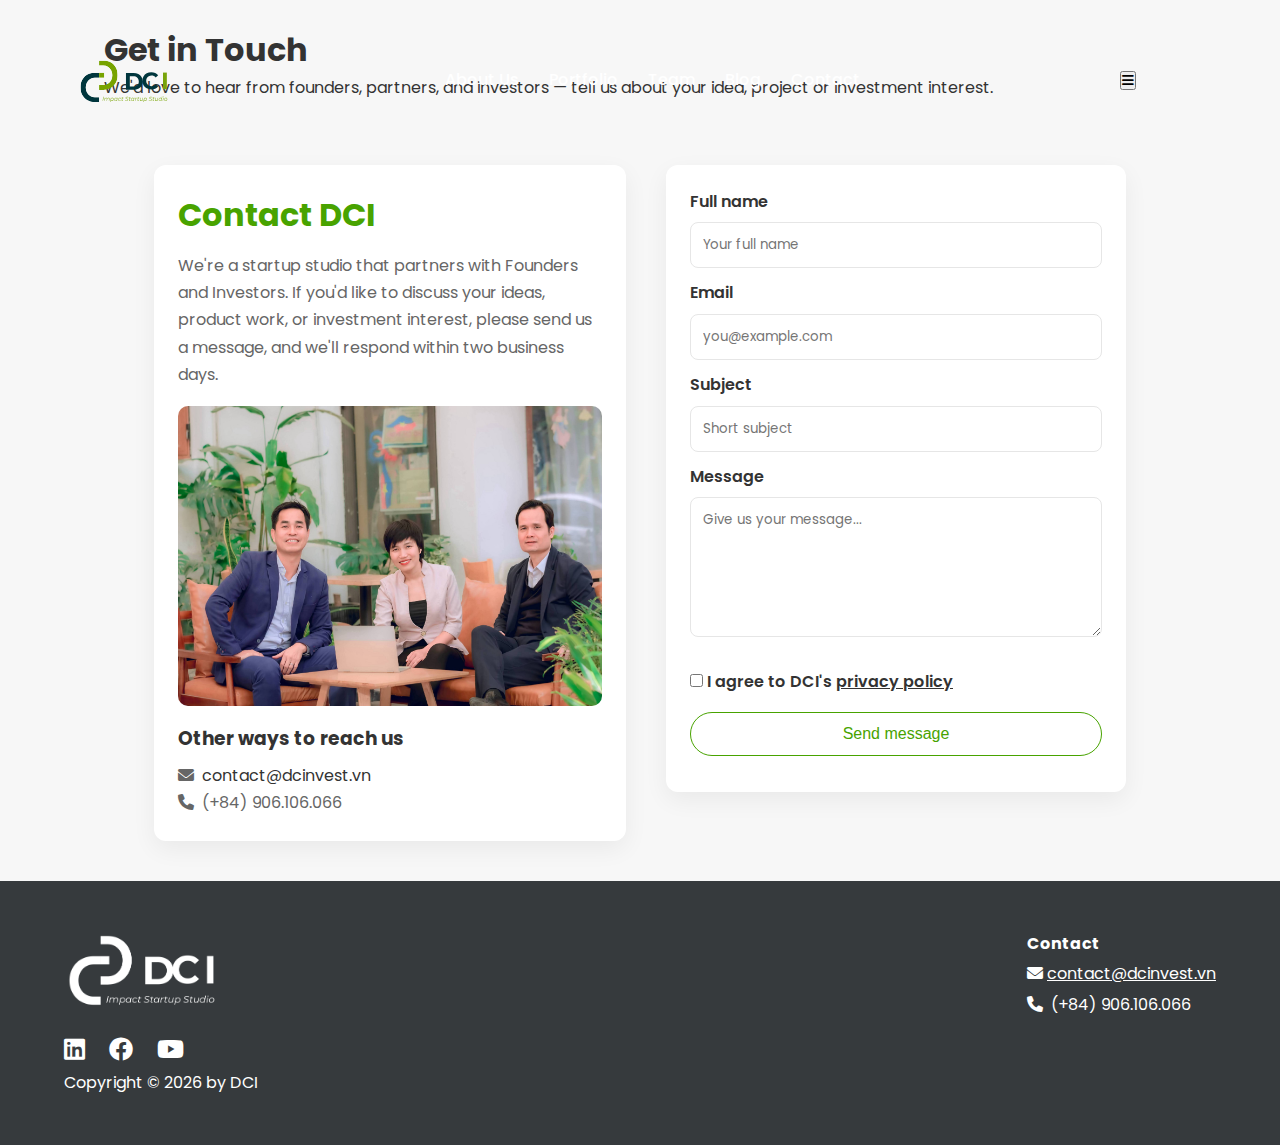
<file: contact.html>
<!DOCTYPE html>
<html lang="en">
<head>
    <meta charset="utf-8">
    <meta name="viewport" content="width=device-width,initial-scale=1">
    <title>Contact — DCI</title>
    <link rel="icon" type="image/x-icon" href="./image/favicon.png">
    <link rel="preconnect" href="https://fonts.googleapis.com">
    <link rel="preconnect" href="https://fonts.gstatic.com" crossorigin>
    <link href="https://fonts.googleapis.com/css2?family=Poppins:wght@300;400;500;600;700&display=swap" rel="stylesheet">
    <link rel="stylesheet" href="https://cdnjs.cloudflare.com/ajax/libs/font-awesome/6.0.0-beta3/css/all.min.css">

    <link rel="stylesheet" href="style.css">

    <style>
    /* Contact page scoped styles */
    .news-hero { padding: 24px 5%; }
    .news-hero-inner { max-width:1100px; margin:0 auto; }
    .contact-main { max-width:1100px; margin:40px auto; padding:0 5%; display:grid; grid-template-columns: 1fr 460px; gap:40px; align-items:start; }
    .contact-info { background:#fff; padding:24px; border-radius:12px; box-shadow:0 8px 24px rgba(0,0,0,0.06); }
    .contact-info h2 { margin-bottom:12px; text-align:left; }
    .contact-info p { color:var(--grey-text); line-height:1.7; }
    .illustration { margin-top:18px; border-radius:10px; overflow:hidden; }
    .illustration img { width:100%; height:auto; display:block; }

    .contact-form { background:#fff; padding:24px; border-radius:12px; box-shadow:0 8px 24px rgba(0,0,0,0.06); }
    .contact-form label { display:block; font-weight:600; margin-bottom:8px; }
    .contact-form input[type="text"], .contact-form input[type="email"], .contact-form textarea { width:100%; padding:12px; border:1px solid #e6e6e6; border-radius:8px; margin-bottom:12px; font-family: 'Poppins', sans-serif; }
    .contact-form textarea { min-height:140px; resize:vertical; }
    .privacy { display:flex; align-items:center; gap:10px; margin:12px 0 18px; font-weight:normal; }
    .privacy a { text-decoration:underline; }
    .contact-form .btn { width:100%; margin-top:10px; }


    @media (max-width:900px) {
        .contact-main { grid-template-columns: 1fr; }
    }
    </style>
</head>
<body>

    <header class="site-header site-header--large-logo">
        <nav class="navbar">
            <a href="/" class="logo" aria-label="DCI home">
                <img src="./image/DCI_logo_color.svg" alt="DCI Logo" class="nav-logo">
            </a>
            <ul class="nav-links">
                <li><a href="about.html">About Us</a></li>
                <li><a href="companies.html">Portfolio</a></li>
                <li><a href="team.html">Team</a></li>
                <li><a href="blog.html">Blog</a></li>
                <li><a href="#" class="nav-link-active">Contact</a></li>
            </ul>
            <button class="menu-toggle" aria-label="Toggle navigation"><i class="fas fa-bars"></i></button> <!-- Added menu toggle button -->
  
        </nav>
    </header>

    <section class="news-hero">
        <div class="news-hero-inner">
            <h1>Get in Touch</h1>
            <p>We'd love to hear from founders, partners, and investors — tell us about your idea, project or investment interest.</p>
        </div>
    </section>

    <main class="contact-main">
        <div class="contact-info">
            <h2>Contact DCI</h2>
            <p>We're a startup studio that partners with Founders and Investors. If you'd like to discuss your ideas, product work, or investment interest, please send us a message, and we'll respond within two business days.</p>
            <div class="illustration">
                <img src="./image/DCI_contact.JPG" alt="DCI team illustration">
            </div>
            <h3 style="margin-top:18px;">Other ways to reach us</h3>
            <p style="margin-top:8px;"><i class="fas fa-envelope"></i>&nbsp <a href="mailto:contact@dcinvest.vn">contact@dcinvest.vn</a><br><i class="fas fa-phone"></i>&nbsp (+84) 906.106.066</p>
        </div>

        <form id="contactForm" class="contact-form" novalidate>
            <label for="name">Full name</label>
            <input id="name" name="name" type="text" required placeholder="Your full name">

            <label for="email">Email</label>
            <input id="email" name="email" type="email" required placeholder="you@example.com">

            <label for="subject">Subject</label>
            <input id="subject" name="subject" type="text" placeholder="Short subject">

            <label for="message">Message</label>
            <textarea id="message" name="message" required placeholder="Give us your message..."></textarea>

            <label class="privacy"><input id="agree" type="checkbox" required> I agree to DCI's <a href="privacy.html">privacy policy</a></label>

            <button type="submit" class="btn">Send message</button>
            <div id="formStatus" aria-live="polite" style="margin-top:12px;color:var(--primary-color);"></div>
        </form>
    </main>

  <footer class="footer-section">
        <div class="footer-content">
            <div class="footer-left">
                <div class="footer-logo">

                <a href="#" target="_blank">
                    <img src="./image/DC Logo_white.png" alt="DCI Logo" class="footer-logo-image">
                </a>

                </div>
                <div class="social-icons">
                    <a href="https://www.linkedin.com/company/dcinvestment"><i class="fab fa-linkedin"></i></a>
                    <a href="https://www.facebook.com/dcinvest.vn/"><i class="fab fa-facebook"></i></a>
                    <a href="https://youtu.be/gN7mOtx81Fg"><i class="fab fa-youtube"></i></a>
                </div>
            </div>
            <div class="footer-right">
                <p><strong>Contact</strong></p>
                <p><i class="fas fa-envelope"></i>&nbsp<a href="mailto:contact@dcinvest.vn">contact@dcinvest.vn</a></p>
                <p><i class="fas fa-phone"></i>&nbsp (+84) 906.106.066</p>
            </div>
        </div>
         <div class="footer-bottom">
                <p>Copyright © 2026 by DCI</p>
        </div>
    </footer>

<script>
// Form to Gsheet using Google Apps Script
// Gsheet Form:  https://docs.google.com/spreadsheets/d/1woxiw6TP_-PVjolN0-_miMDjQnhoWuKdx0QZ6JnrKxE/

const scriptURL = 'https://script.google.com/macros/s/AKfycbztxAG4XDVPCOX8Gul3w6ckqqHMfCKek7Qft6bjBNq8wjeNEoUpBNQdHqGmkD86pNHSXQ/exec';

document.addEventListener('DOMContentLoaded', () => {
const contactForm = document.forms['contactForm'];
if (contactForm) {
contactForm.addEventListener('submit', e => {
e.preventDefault();
const name = document.getElementById('name').value.trim();
const email = document.getElementById('email').value.trim();
const subject = document.getElementById('subject').value.trim();
const message = document.getElementById('message').value.trim();
const agree = document.getElementById('agree').checked;
const formStatus = document.getElementById('formStatus');
const btn = contactForm.querySelector('.btn');

if (!name || !email || !message || !agree) {
formStatus.textContent = 'Please fill in all required fields and agree to the privacy policy.';
return;
}

if (!email.includes('@') || !email.includes('.')) {
formStatus.textContent = 'Please enter a valid email address.';
return;
}

formStatus.textContent = '';
btn.disabled = true;

const data = new FormData(contactForm);
data.append('sheetName', 'Contact');

fetch(scriptURL, { method: 'POST', body: data })
.then(response => {
if (!response.ok) {
throw new Error('Network response was not ok');
}
formStatus.textContent = 'Thanks — your message has been sent successfully. We will get back to you shortly.';
contactForm.reset();
})
.catch(error => {
console.error('Error!', error.message);
formStatus.textContent = 'There was an error sending your message. Please try again later.';
})
.finally(() => {
btn.disabled = false;
});
});
}
});
</script>

<script src="script.js"></script>
</body>
</html>
</file>
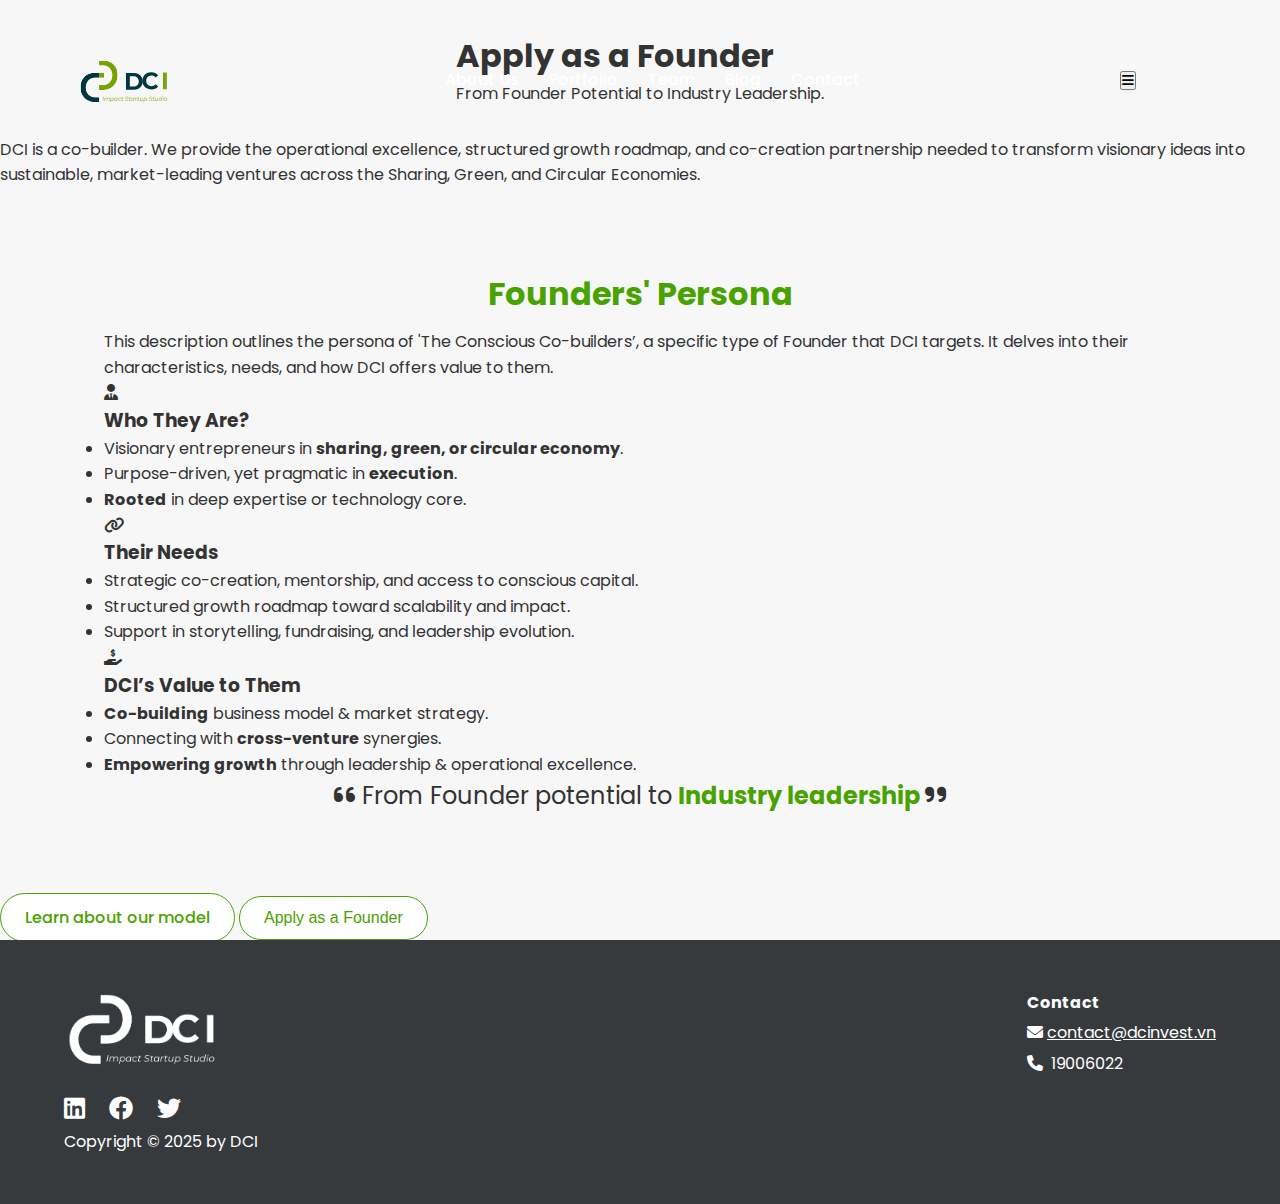
<file: founder.html>
<!DOCTYPE html>
<html lang="en">
<head>
    <meta charset="UTF-8">
    <meta name="viewport" content="width=device-width, initial-scale=1.0">
    
    <meta property="og:image" content="http://dcinvest.vn/image/DCI Logo_new.png" />
    <meta property="og:title" content="DCI - From Founder Potential to Industry Leadership" />
    <meta property="og:description" content="DCI partners with Visionary Founders, providing co-creation, capital, and operational excellence to build high-impact ventures." />
    <meta property="og:url" content="http://dcinvest.vn/founder.html" />

    <title>Co-builder with DCI — Founder Portal</title>
    <link rel="icon" type="image/x-icon" href="./image/favicon.png">
    <link rel="stylesheet" href="style.css">
       <link rel="stylesheet" href="panel_style.css">
    
    <link rel="preconnect" href="https://fonts.googleapis.com">
    <link rel="preconnect" href="https://fonts.gstatic.com" crossorigin>
    <link href="https://fonts.googleapis.com/css2?family=Poppins:wght@300;400;500;600;700&display=swap" rel="stylesheet">
    <link rel="stylesheet" href="https://cdnjs.cloudflare.com/ajax/libs/font-awesome/6.0.0-beta3/css/all.min.css">
</head>
<body class="page-with-footer">

    <header class="site-header site-header--large-logo">
        <nav class="navbar">
            <a href="/" class="logo" aria-label="DCI home">
                <img src="./image/DCI_logo_color.svg" alt="DCI Logo" class="nav-logo">
            </a>
            <ul class="nav-links">
                <li><a href="about.html">About Us</a></li>
                <li><a href="companies.html">Portfolio</a></li>
                <li><a href="team.html">Team</a></li>
                <li><a href="blog.html">Blog</a></li>
                <li><a href="contact.html">Contact</a></li>
            </ul>

            <button class="menu-toggle" aria-label="Toggle navigation"><i class="fas fa-bars"></i></button>
        </nav>
    </header>

    <section class="news-hero founder-hero">
        <div class="news-hero-inner">
           <h1>Apply as a Founder</h1>
           <p>From Founder Potential to Industry Leadership.</p>
        </div>
    </section>

    <main class="founder-main">
        <p>DCI is a co-builder. We provide the operational excellence, structured growth roadmap, and co-creation partnership needed to transform visionary ideas into sustainable, market-leading ventures across the Sharing, Green, and Circular Economies.</p>
                
        <section class="investor-persona">
         <h2>Founders' Persona</h2>
            <p>This description outlines the persona of 'The Conscious Co-builders’, a specific type of Founder that DCI targets. It delves into their characteristics, needs, and how DCI offers value to them.</p>
            <div class="investor-persona-grid">
                <div class="investor-persona-item"><i class="fas fa-user-tie icon-investor"></i>
                    <h3>Who They Are?</h3>
                    <li>Visionary entrepreneurs in <span style="color: var(--primary-color-dark);font-weight:bold">sharing, green, or circular economy</span>.</li>
                    <li>Purpose-driven, yet pragmatic in <span style="color: var(--primary-color-dark);font-weight:bold">execution</span>.</li>
                    <li><span style="color: var(--primary-color-dark);font-weight:bold">Rooted</span> in deep expertise or technology core.</li>
                </div>
                <div class="investor-persona-item investor-persona-item-needs"> <i class="fas fa-link icon-needs"></i>
                    <h3>Their Needs</h3>
                    <li>Strategic co-creation, mentorship, and access to conscious capital.</li>
                    <li>Structured growth roadmap toward scalability and impact.</li>
                    <li>Support in storytelling, fundraising, and leadership evolution.</li>
               </div>
                <div class="investor-persona-item"><i class="fas fa-hand-holding-dollar icon-value"></i>
                    <h3>DCI’s Value to Them</h3>
                    <li><span style="color: var(--primary-color-dark);font-weight:bold">Co-building</span> business model & market strategy.</li>
                    <li>Connecting with <span style="color: var(--primary-color-dark);font-weight:bold">cross-venture</span> synergies.</li>
                    <li><span style="color: var(--primary-color-dark);font-weight:bold">Empowering growth</span> through leadership & operational excellence.</li>
                </div>  
            </div>
            <p style="color: var(--primary-color-dark);font-size: 1.5rem; text-align: center;"> <i class="fas fa-quote-left quote-icon"></i> From Founder potential to <span style="color: var(--primary-color);font-weight:bold">Industry leadership </span><i class="fas fa-quote-right quote-icon"></i></p>
        </section>   
        
        <div class="page-footer-actions">
            <a href="about.html" class="btn">Learn about our model</a>
            <button id="openInvestorFormBtn" class="btn team-btn">Apply as a Founder </button>
        </div>

    </main>
<!-- overlay + panel -->
    <div id="investorOverlay" class="investor-overlay team-overlay" aria-hidden="true">
    <div class="backdrop" id="investorBackdrop"></div>
    <aside class="investor-panel team-panel" role="dialog" aria-modal="true" id="investorPanel">
        <button class="close-btn" id="investorClose">✕</button>
        <div class="panel-inner" id="investorPanelInner">
            <div class="investor-form-card">
                <form id="investorForm" novalidate>
                    <h3>Founder Inquiry Form</h3>

                    <div class="form-section">
                        <h4>Founder Interest</h4>
                        <select id="type" name="type" required>
                            <option value="" disabled selected>Job Position *</option>
                            <option value="angel">CEO</option>
                            <option value="vc">CTO</option>
                            <option value="corporate">CMO</option>
                            <option value="lp">CSO</option>
                            <option value="other">Other</option>
                        </select>
                        
                        <select id="startup" name="type" required>
                            <option value="" disabled selected>Target Startup *</option>
                            <option value="dichung">DiChung</option>
                            <option value="chungxe">Chungxe</option>
                            <option value="parkchung">Parkchung</option>
                            <option value="totmart">TotMart</option>
                            <option value="oncar">onCar</option>
                            <option value="dcexpress">DC Express</option>
                            <option value="dctech">DC Tech</option>
                            <option value="nextu">NextU</option>
                            <option value="dichungtravel">Dichung Travel</option>
                            <option value="vshare">Vshare</option>
                            <option value="other">Other</option>
                        </select>
                        
                        <select id="vertical" name="vertical" required>
                            <option value="" disabled selected>Preferred Vertical *</option>
                            <option value="sharing">Sharing Economy</option>
                            <option value="green">Green Economy</option>
                            <option value="circular">Circular Economy</option>
                            <option value="all">All DCI Verticals</option>
                        </select>

                        <select id="stage" name="stage" required>
                            <option value="" disabled selected>Preferred Startup Stage *</option>
                            <option value="seed">Seed / Proof-of-Concept</option>
                            <option value="growth">Growth / Series A</option>
                            <option value="later">Later Stage</option>
                        </select>
                    </div>

                    <div class="form-section">
                        <h4>Your Contact Details</h4>
                        <div class="form-row">
                            <input type="text" id="name" name="name" placeholder="Full Name *" required>
                            <input type="tel" id="phone" name="phone" placeholder="Phone Number">
                        </div>
                        <input type="email" id="email" name="email" placeholder="Email Address *" required>
                        <input type="text" id="company" name="company" placeholder="LinkedIn Profile URL">
                       
                        <textarea id="pitch" name="pitch" placeholder="Briefly describe your idea or expertise (max 500 chars)*" maxlength="500" required></textarea>
                        
                    </div>
                    
                    <button type="submit" class="btn hero-btn">Submit Inquiry</button>
                    <div id="formStatus" aria-live="polite" style="margin-top:15px; text-align:center;"></div>
                </form>
            </div>
        </div>
    </aside>
    </div>

    <footer class="footer-section">
        <div class="footer-content">
            <div class="footer-left">
                <div class="footer-logo">
                    <a href="#" target="_blank">
                        <img src="./image/DC Logo_white.png" alt="DCI Logo" class="footer-logo-image">
                    </a>
                </div>
                <div class="social-icons">
                    <a href="#"><i class="fab fa-linkedin"></i></a>
                    <a href="#"><i class="fab fa-facebook"></i></a>
                    <a href="#"><i class="fab fa-twitter"></i></a>
                </div>
            </div>
            <div class="footer-right">
                <p><strong>Contact</strong></p>
                <p><i class="fas fa-envelope"></i>&nbsp<a href="mailto:contact@dcinvest.vn">contact@dcinvest.vn</a></p>
                <p><i class="fas fa-phone"></i>&nbsp 19006022</p>
            </div>
        </div>
        <div class="footer-bottom">
            <p>Copyright © 2025 by DCI</p>
        </div>
    </footer>
<script src="script.js"></script>
<script src="panel_script.js"></script>
</body>
</html>
</file>
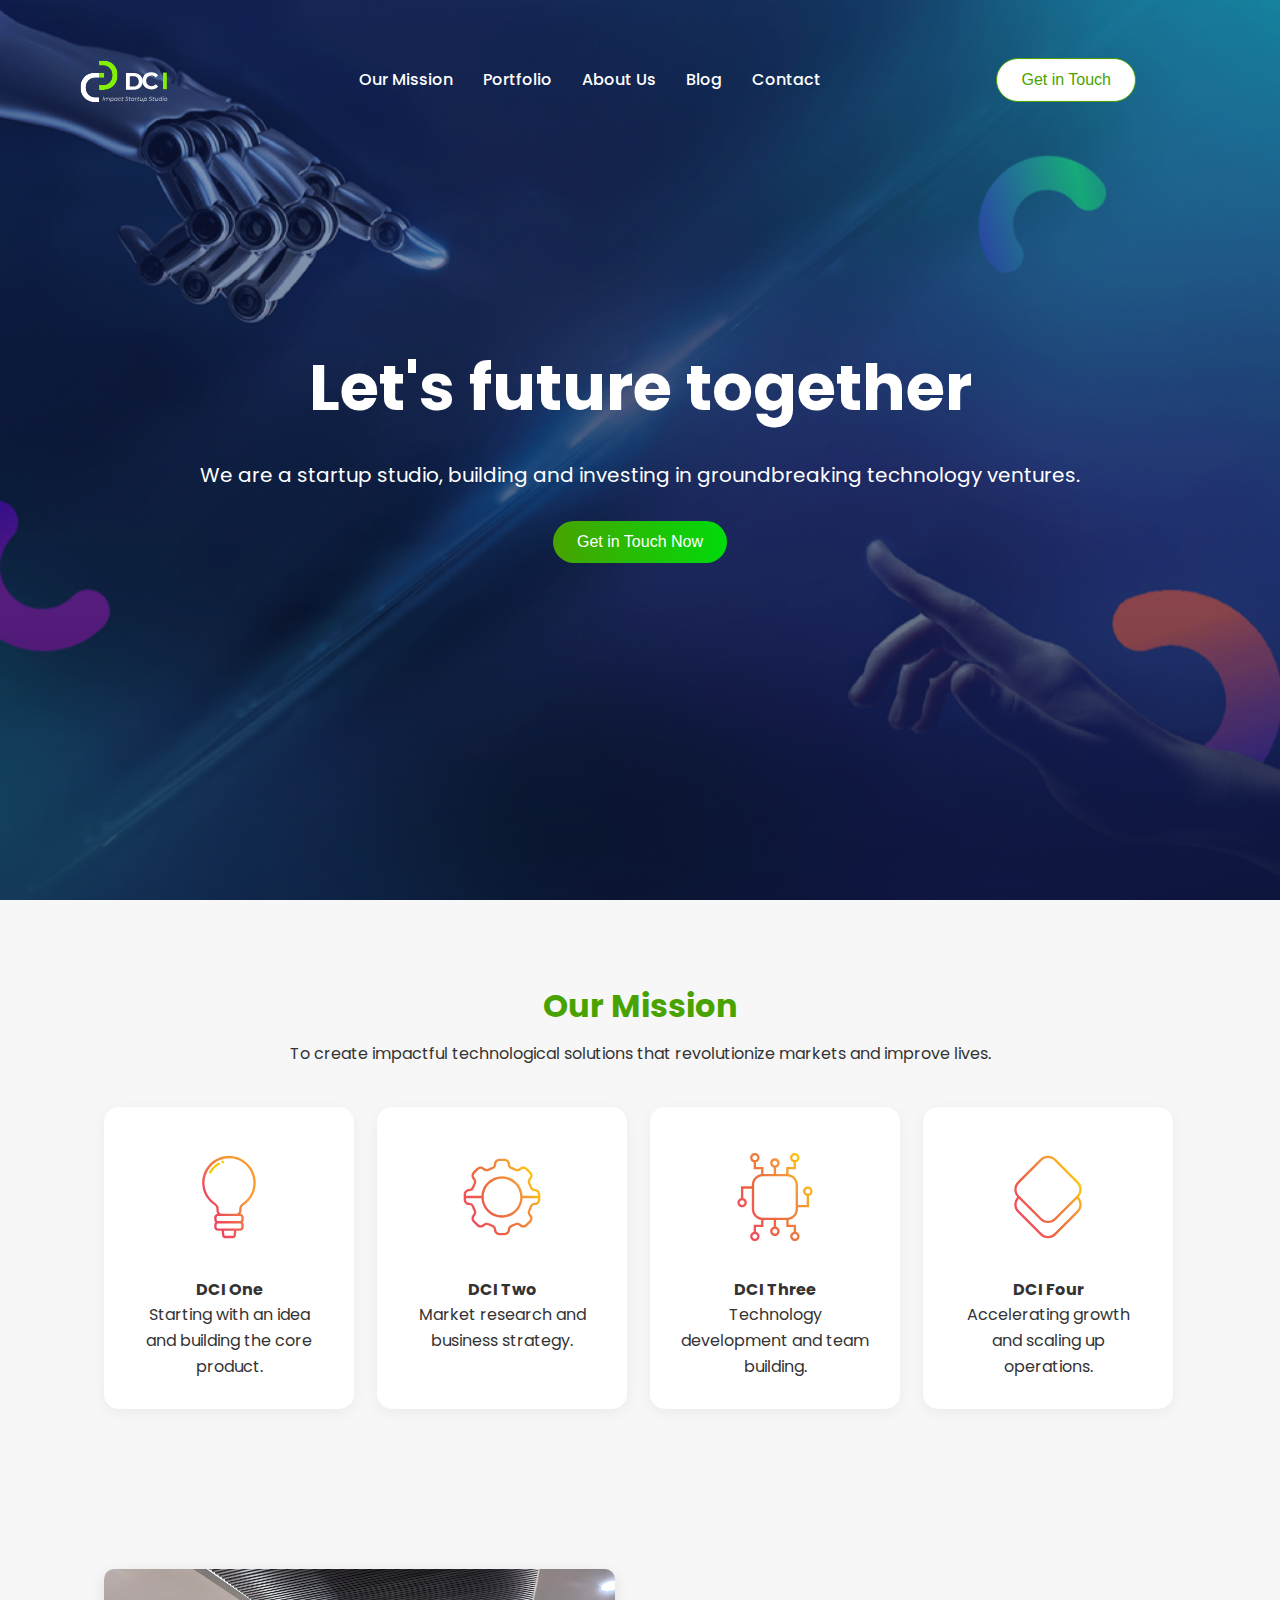
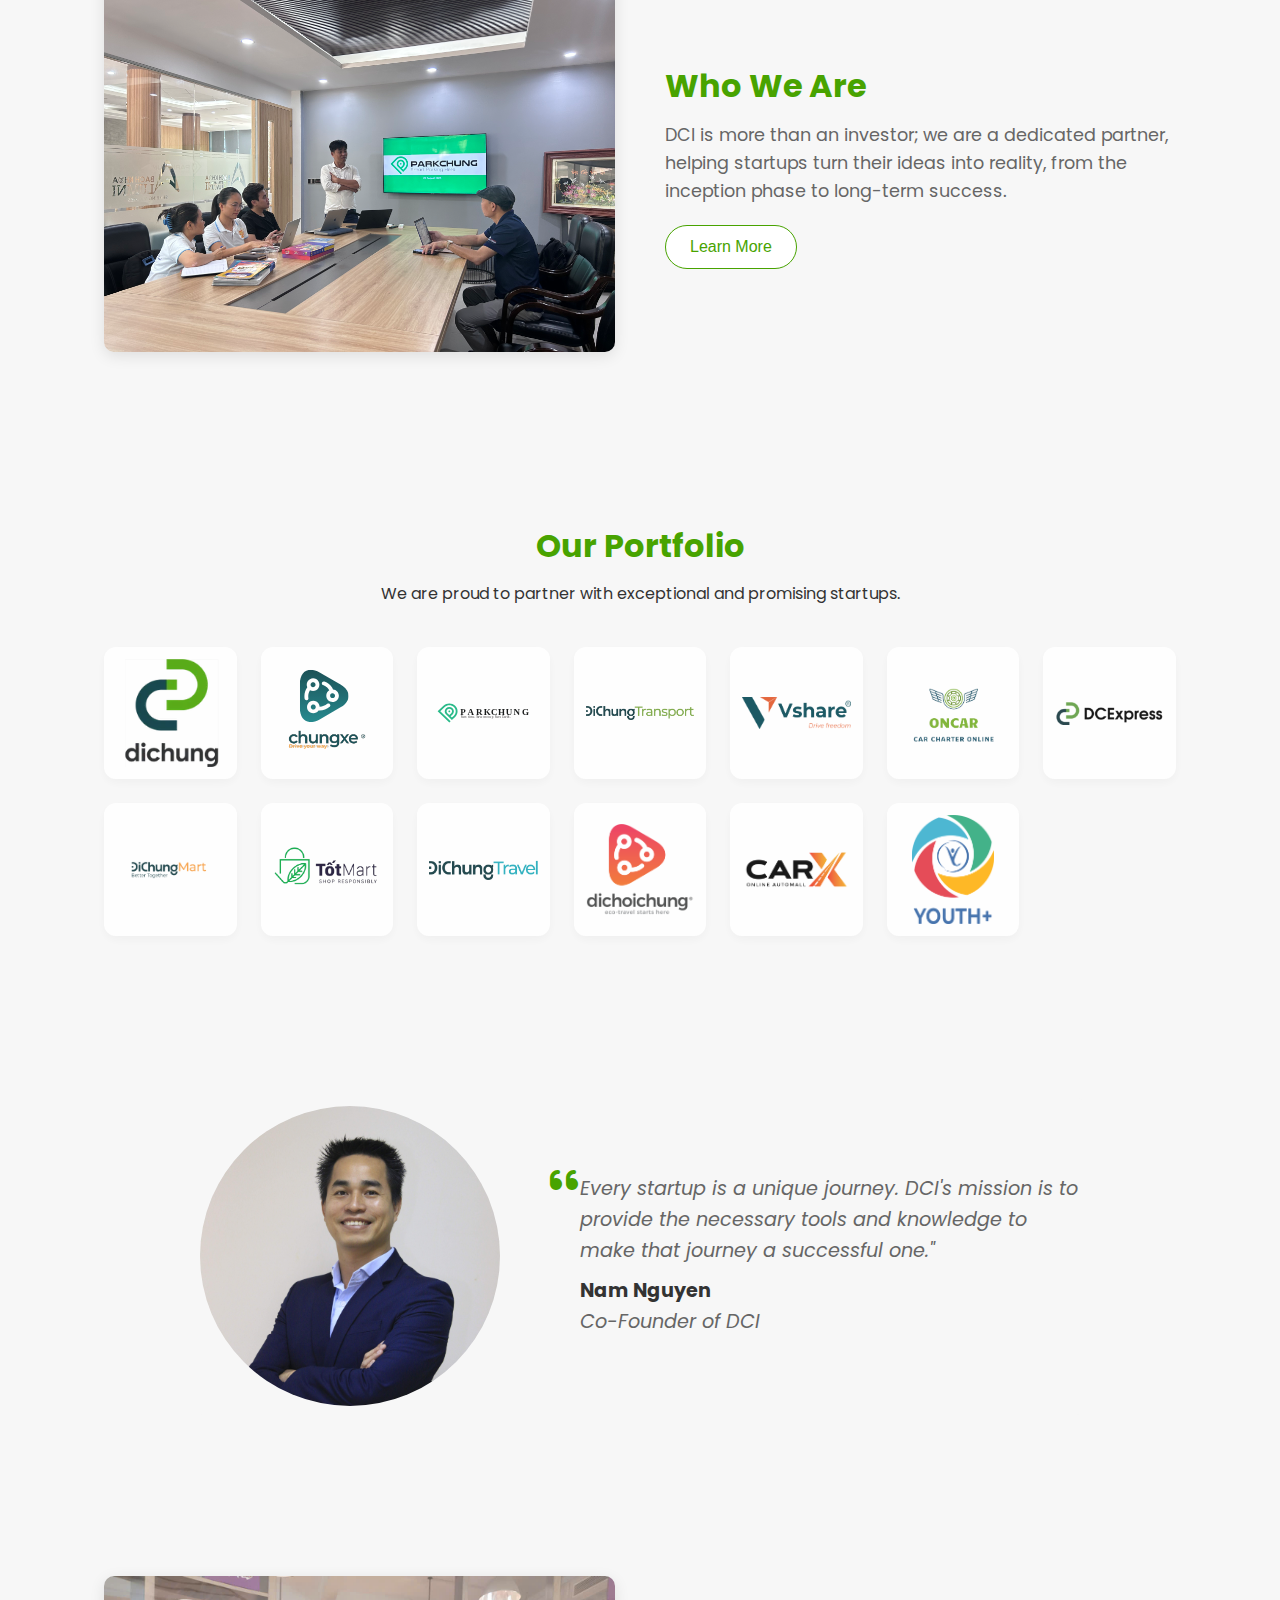
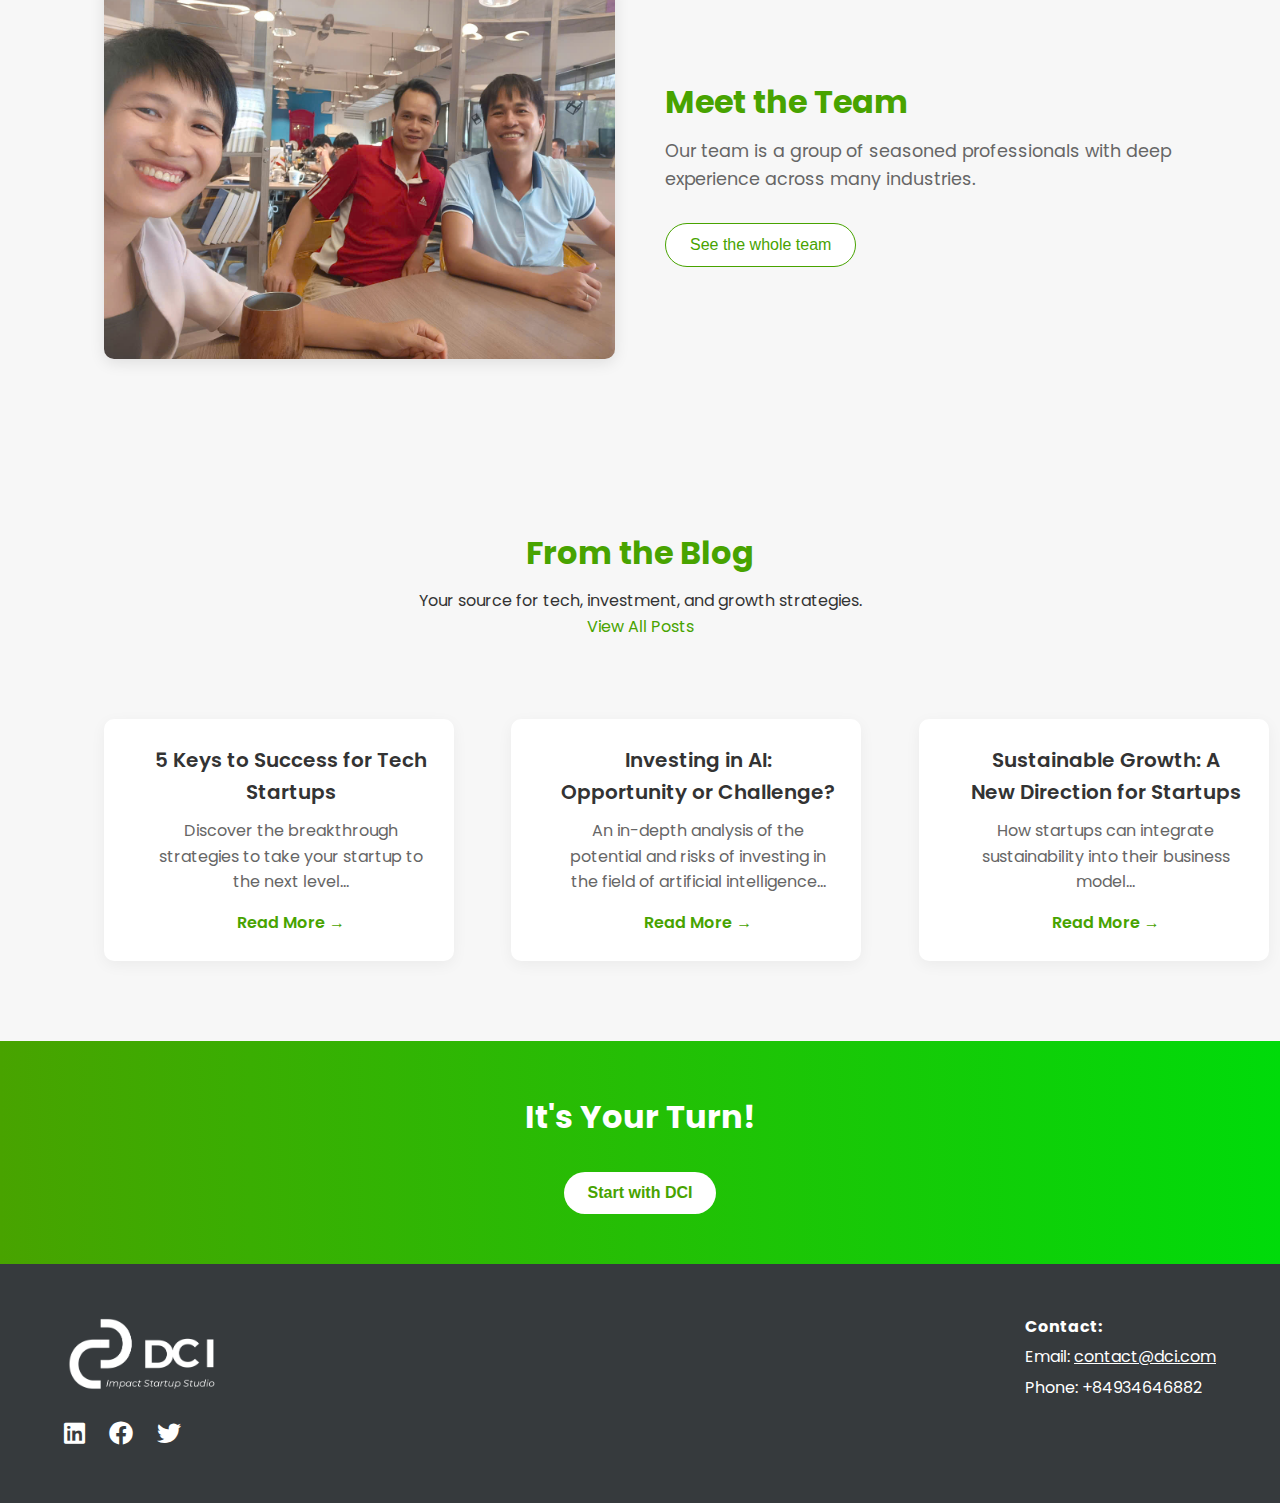
<file: index1.html>
<!DOCTYPE html>
<html lang="en">
<head>
    <meta charset="UTF-8">
    <meta name="viewport" content="width=device-width, initial-scale=1.0">
    <title>DCI - Startup Studio</title>
    <link rel="icon" type="image/x-icon" href="./image/favicon.png">
    <link rel="stylesheet" href="style.css">
    <link rel="preconnect" href="https://fonts.googleapis.com">
    <link rel="preconnect" href="https://fonts.gstatic.com" crossorigin>
    <link href="https://fonts.googleapis.com/css2?family=Poppins:wght@300;400;500;600;700&display=swap" rel="stylesheet">
    <link rel="stylesheet" href="https://cdnjs.cloudflare.com/ajax/libs/font-awesome/6.0.0-beta3/css/all.min.css">
</head>
<body>

    <header class="hero-section">
        <nav class="navbar">
            <a href="#" class="logo" aria-label="DCI home">
                <img src="./image/DCI_white.svg" alt="DCI Logo" class="nav-logo">
            </a>
            <ul class="nav-links">
                <li><a href="#mission">Our Mission</a></li>
                <li><a href="#portfolio">Portfolio</a></li>
                <li><a href="#about">About Us</a></li>
                <li><a href="#blog">Blog</a></li>
                <li><a href="#contact">Contact</a></li>
            </ul>
            <button class="btn nav-btn">Get in Touch</button>
        </nav>
        <div class="hero-content">
            <h1>Let's future together</h1>
            <p>We are a startup studio, building and investing in groundbreaking technology ventures.</p>
            <button class="btn hero-btn">Get in Touch Now</button>
        </div>
    </header>

    <section id="mission" class="mission-section">
        <h2>Our Mission</h2>
        <p>To create impactful technological solutions that revolutionize markets and improve lives.</p>
        <div class="mission-cards-container">
            <div class="mission-card">
                <div class="card-icon icon-1"></div>
                <h4>DCI One</h4>
                <p>Starting with an idea and building the core product.</p>
            </div>
            <div class="mission-card">
                <div class="card-icon icon-2"></div>
                <h4>DCI Two</h4>
                <p>Market research and business strategy.</p>
            </div>
            <div class="mission-card">
                <div class="card-icon icon-3"></div>
                <h4>DCI Three</h4>
                <p>Technology development and team building.</p>
            </div>
            <div class="mission-card">
                <div class="card-icon icon-4"></div>
                <h4>DCI Four</h4>
                <p>Accelerating growth and scaling up operations.</p>
            </div>
        </div>
    </section>

    <section id="about" class="who-we-are-section">
        <div class="content-left">
            <img src="./image/Parkchung_present.jpg" alt="Ocean image" class="who-we-are-image">
        </div>
        <div class="content-right">
            <h2>Who We Are</h2>
            <p>DCI is more than an investor; we are a dedicated partner, helping startups turn their ideas into reality, from the inception phase to long-term success.</p>
            <button class="btn">Learn More</button>
        </div>
    </section>

    <section id="portfolio" class="portfolio-section">
        <h2>Our Portfolio</h2>
        <p>We are proud to partner with exceptional and promising startups.</p>
        <div class="portfolio-grid">
            <img src="./image/Dichung.jpg" alt="Portfolio Logo 1" class="portfolio-logo">
            <img src="./image/Chungxe_square_logo.svg" alt="Portfolio Logo 2" class="portfolio-logo">
            <img src="./image/Parkchung_logo.svg" alt="Portfolio Logo 6" class="portfolio-logo">
            <img src="./image/DichungTransport_logo.png" alt="Portfolio Logo 3" class="portfolio-logo">
            <img src="./image/Vshare_logo.png" alt="Portfolio Logo 6" class="portfolio-logo">
            <img src="./image/onCar_logo.png" alt="Portfolio Logo 5" class="portfolio-logo">
            <img src="./image/DCExpress_logo.png" alt="Portfolio Logo 2" class="portfolio-logo">
            <img src="./image/DichungMart_logo.png" alt="Portfolio Logo 4" class="portfolio-logo">
            <img src="./image/TotMart_logo.png" alt="Portfolio Logo 4" class="portfolio-logo">
            <img src="./image/DichungTravel_Logo.png" alt="Portfolio Logo 6" class="portfolio-logo">
            <img src="./image/Dichoichung_logo.png" alt="Portfolio Logo 6" class="portfolio-logo">
            <img src="./image/CarX_logo.png" alt="Portfolio Logo 6" class="portfolio-logo">
            <img src="./image/Youthplus_logo.png" alt="Portfolio Logo 6" class="portfolio-logo">
        </div>
    </section>

    <section class="founder-section">
        <div class="founder-card">
            <div class="founder-image-container">
                <img src="./image/aNam1.jpg" alt="Founder" class="founder-image">
            </div>
            <div class="founder-info">
                <i class="fas fa-quote-left quote-icon"></i>
                <p>
                    Every startup is a unique journey. DCI's mission is to provide the necessary tools and knowledge to make that journey a successful one."
                </p>
                <p><strong>Nam Nguyen</strong>Co-Founder of DCI</p>
            </div>
        </div>
    </section>

    <section class="team-section">
        <div class="team-content">
            <h2>Meet the Team</h2>
            <p>Our team is a group of seasoned professionals with deep experience across many industries.</p>
            <button class="btn">See the whole team</button>
        </div>
        <div class="team-image-container">
            <img src="./image/FoundingTeam.jpg" alt="Team photo" class="team-image">
        </div>
    </section>

    <section id="blog" class="blog-section">


        <h2>From the Blog</h2>
        <p>Your source for tech, investment, and growth strategies.</p>
        <nav><a href="blog.html">View All Posts</a></nav>
       
        <div id="home-posts-container" class="blog-cards-container">
            <div class="blog-card">
                <div class="blog-image" style="background-image: url('https://via.placeholder.com/400x250.png?text=Blog+Image+1');"></div>
                <div class="blog-content">
                    <h4>5 Keys to Success for Tech Startups</h4>
                    <p>Discover the breakthrough strategies to take your startup to the next level...</p>
                    <a href="#" class="read-more">Read More &rarr;</a>
                </div>
            </div>
            <div class="blog-card">
                <div class="blog-image" style="background-image: url('https://via.placeholder.com/400x250.png?text=Blog+Image+2');"></div>
                <div class="blog-content">
                    <h4>Investing in AI: Opportunity or Challenge?</h4>
                    <p>An in-depth analysis of the potential and risks of investing in the field of artificial intelligence...</p>
                    <a href="#" class="read-more">Read More &rarr;</a>
                </div>
            </div>
            <div class="blog-card">
                <div class="blog-image" style="background-image: url('https://via.placeholder.com/400x250.png?text=Blog+Image+3');"></div>
                <div class="blog-content">
                    <h4>Sustainable Growth: A New Direction for Startups</h4>
                    <p>How startups can integrate sustainability into their business model...</p>
                    <a href="#" class="read-more">Read More &rarr;</a>
                </div>
            </div>
        </div>

    </section>


    <section class="cta-section">
        <div class="cta-content">
            <h2>It's Your Turn!</h2>
            <button class="btn">Start with DCI</button>
        </div>
    </section>

    <footer id="contact" class="footer-section">
        <div class="footer-content">
            <div class="footer-left">
                <div class="footer-logo">

                <a href="#" target="_blank">
                    <img src="./image/DC Logo_white.png" alt="DCI Logo" class="footer-logo-image">
                </a>

                </div>
                <div class="social-icons">
                    <a href="#"><i class="fab fa-linkedin"></i></a>
                    <a href="#"><i class="fab fa-facebook"></i></a>
                    <a href="#"><i class="fab fa-twitter"></i></a>
                </div>
            </div>
            <div class="footer-right">
                <p><strong>Contact:</strong></p>
                <p>Email: <a href="mailto:contact@dci.com">contact@dci.com</a></p>
                <p>Phone: +84934646882</p>
            </div>
        </div>
    </footer>

    <script src="script.js"></script>
</body>
</html>
</file>
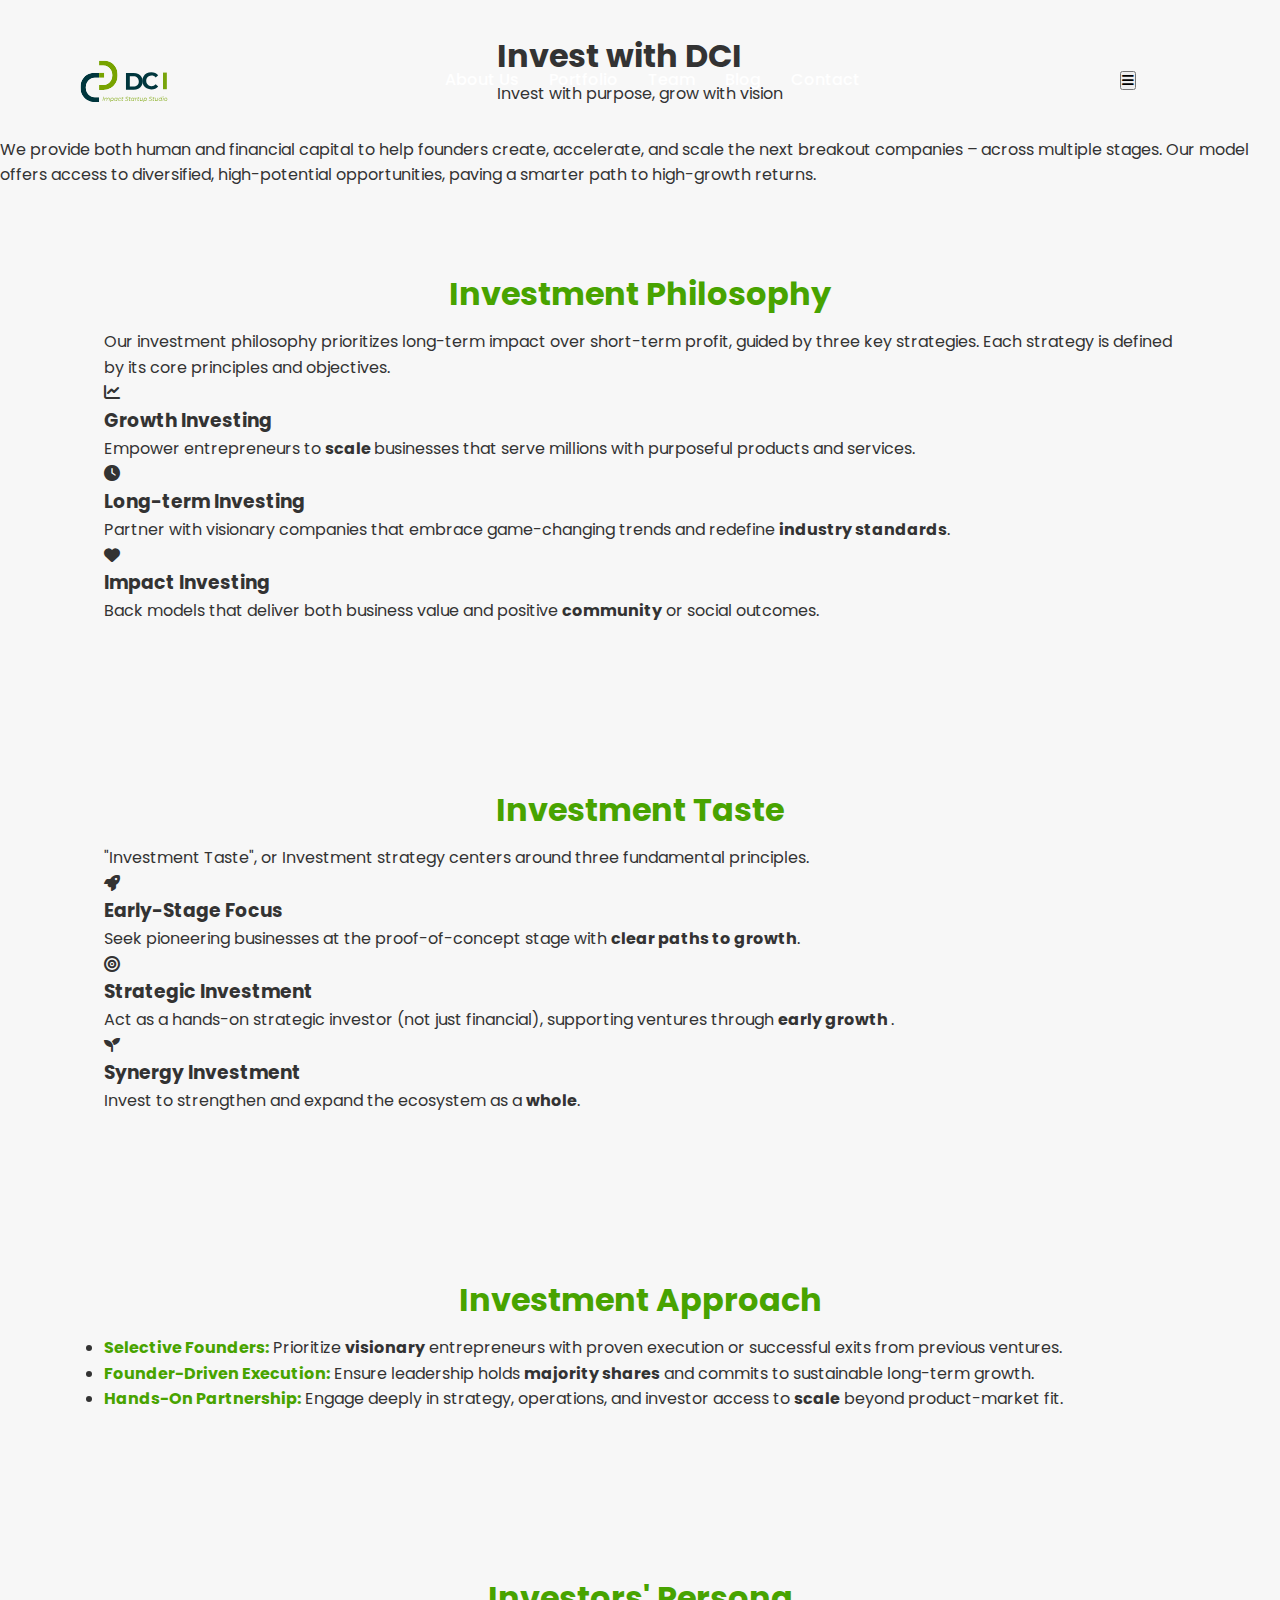
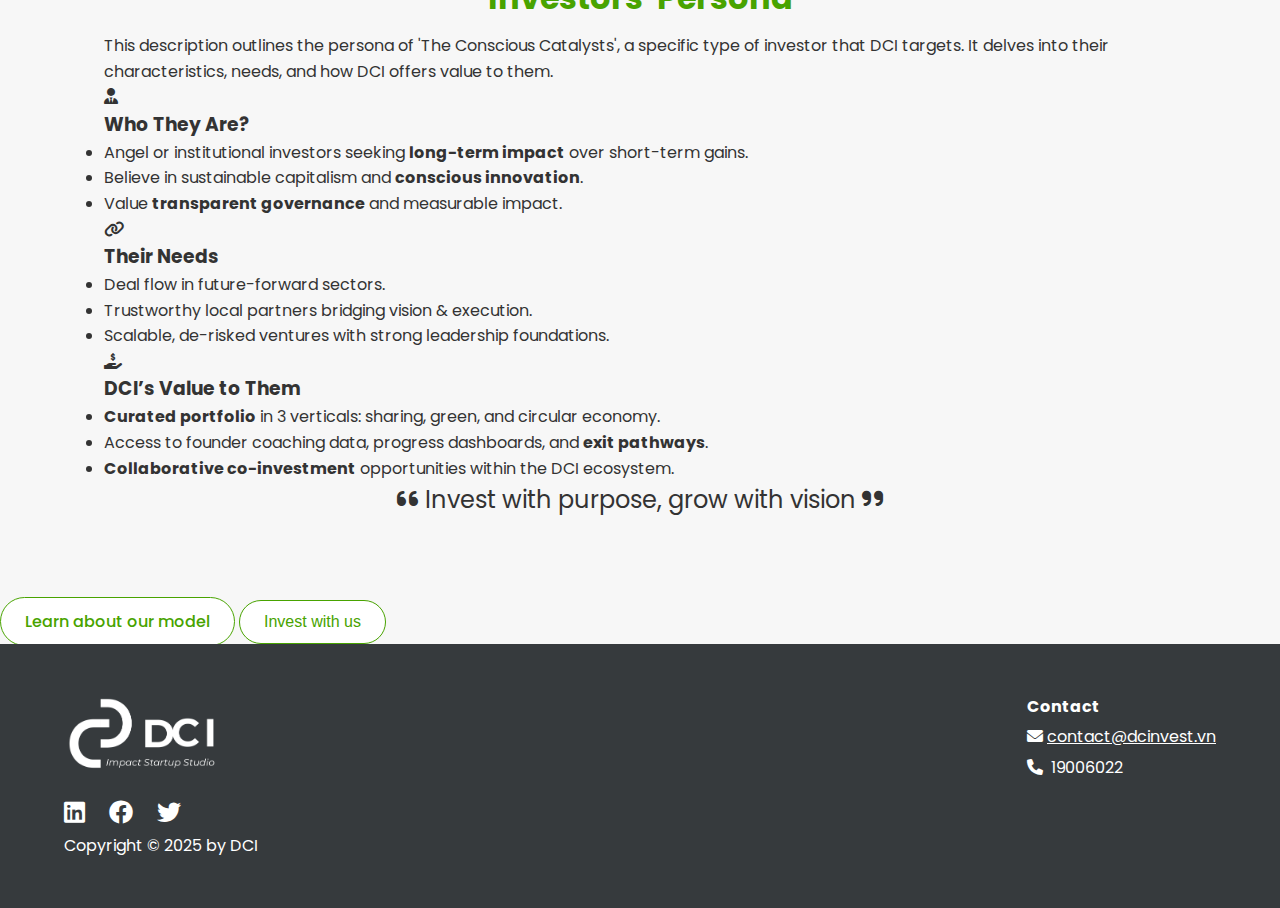
<file: investor.html>
<!DOCTYPE html>
<html lang="en">
<head>
    <meta charset="UTF-8">
    <meta name="viewport" content="width=device-width, initial-scale=1.0">
    
    <meta property="og:image" content="http://dcinvest.vn/image/DCI Logo_new.png" />
    <meta property="og:title" content="DCI - Invest with Purpose, Grow with Vision" />
    <meta property="og:description" content="Access DCI's curated portfolio of high-impact ventures in the Sharing, Green, and Circular Economies. Partner with The Conscious Catalysts." />
    <meta property="og:url" content="http://dcinvest.vn/investor.html" />

    <title>Invest with DCI — Investor Portal</title>
    <link rel="icon" type="image/x-icon" href="./image/favicon.png">
    <link rel="stylesheet" href="style.css">
    <link rel="stylesheet" href="panel_style.css">
    
    <link rel="preconnect" href="https://fonts.googleapis.com">
    <link rel="preconnect" href="https://fonts.gstatic.com" crossorigin>
    <link href="https://fonts.googleapis.com/css2?family=Poppins:wght@300;400;500;600;700&display=swap" rel="stylesheet">
    <link rel="stylesheet" href="https://cdnjs.cloudflare.com/ajax/libs/font-awesome/6.0.0-beta3/css/all.min.css">
</head>
<body class="page-with-footer">

    <header class="site-header site-header--large-logo">
        <nav class="navbar">
            <a href="/" class="logo" aria-label="DCI home">
                <img src="./image/DCI_logo_color.svg" alt="DCI Logo" class="nav-logo">
            </a>
            <ul class="nav-links">
                <li><a href="about.html">About Us</a></li>
                <li><a href="companies.html">Portfolio</a></li>
                <li><a href="team.html">Team</a></li>
                <li><a href="blog.html">Blog</a></li>
                <li><a href="contact.html">Contact</a></li>
            </ul>

            <button class="menu-toggle" aria-label="Toggle navigation"><i class="fas fa-bars"></i></button>
        </nav>
    </header>

    <section class="news-hero investor-hero">
            <div class="news-hero-inner">
                <h1>Invest with DCI</h1>
                <p>Invest with purpose, grow with vision</p>
            </div>
    </section>
    
    <main class="investor-main">
            <p> We provide both human and financial capital to help founders create, accelerate, and scale the next breakout companies – across multiple stages. Our model offers access to diversified, high-potential opportunities, paving a smarter path to high-growth returns.</p>            

         <section class="investor-philosophy">
            <h2>Investment Philosophy</h2>
            <p> Our investment philosophy prioritizes long-term impact over short-term profit, guided by three key strategies. Each strategy is defined by its core principles and objectives.</p>
            <div class="philosophy-grid">
                <div class="philosophy-item"><i class="fas fa-chart-line icon-growth"></i>
                    <h3>Growth Investing</h3>
                    <p>Empower entrepreneurs to <span style="color: var(--primary-color-dark);font-weight:bold">scale </span> businesses that serve millions with purposeful products and services.</p>
                </div>
                <div class="philosophy-item"><i class="fas fa-clock icon-longterm"></i>
                    <h3>Long-term Investing</h3>
                    <p>Partner with visionary companies that embrace game-changing trends and redefine <span style="color: var(--primary-color-dark);font-weight:bold">industry standards</span>.</p>
               </div>
                <div class="philosophy-item"><i class="fas fa-heart icon-impact"></i>
                    <h3>Impact Investing</h3>
                    <p>Back models that deliver both business value and positive <span style="color: var(--primary-color-dark);font-weight:bold">community</span> or social outcomes.</p>                    
                </div>
            </div>
        </section>


        <section class="investor-taste">
         <h2>Investment Taste</h2>
            <p> "Investment Taste", or Investment strategy centers around three fundamental principles.</p>
            <div class="taste-grid">
                <div class="taste-item"><i class="fas fa-rocket icon-early"></i>
                    <h3>Early-Stage Focus</h3>
                    <p>Seek pioneering businesses at the proof-of-concept stage with <span style="color: var(--primary-color-dark);font-weight:bold">clear paths to growth</span>.</p>
                </div>
                <div class="taste-item"><i class="fas fa-bullseye icon-strategic"></i>
                    <h3>Strategic Investment</h3>
                    <p>Act as a hands-on strategic investor (not just financial), supporting ventures through <span style="color: var(--primary-color-dark);font-weight:bold">early growth </span>.</p>
               </div>
                <div class="taste-item"><i class="fas fa-seedling icon-synergy"></i>
                    <h3>Synergy Investment</h3>
                    <p>Invest to strengthen and expand the ecosystem as a <span style="color: var(--primary-color-dark);font-weight:bold">whole</span>.</p>                
                </div>    
            </div>

        </section>

        <section class="investor-approach">
                        <h2>Investment Approach</h2>
                        <ul>
                            <li><span style="color: var(--primary-color);font-weight:bold">Selective Founders:</span> Prioritize <span style="color: var(--primary-color-dark);font-weight:bold">visionary</span> entrepreneurs with proven execution or successful exits from previous ventures.</li>
                            <li><span style="color: var(--primary-color);font-weight:bold">Founder-Driven Execution:</span> Ensure leadership holds <span style="color: var(--primary-color-dark);font-weight:bold">majority shares</span> and commits to sustainable long-term growth.</li>
                            <li><span style="color: var(--primary-color);font-weight:bold">Hands-On Partnership:</span> Engage deeply in strategy, operations, and investor access to <span style="color: var(--primary-color-dark);font-weight:bold">scale</span> beyond product-market fit.</li>
                        </ul>
                    </div>
                </div>
        </section>

        <section class="investor-persona">
         <h2>Investors' Persona</h2>
            <p>This description outlines the persona of 'The Conscious Catalysts', a specific type of investor that DCI targets. It delves into their characteristics, needs, and how DCI offers value to them.</p>
            <div class="investor-persona-grid">
                <div class="investor-persona-item"><i class="fas fa-user-tie icon-investor"></i>
                    <h3>Who They Are?</h3>
                    <li>Angel or institutional investors seeking <span style="color: var(--primary-color-dark);font-weight:bold">long-term impact</span> over short-term gains.</li>
                    <li>Believe in sustainable capitalism and <span style="color: var(--primary-color-dark);font-weight:bold">conscious innovation</span>.</li>
                    <li>Value <span style="color: var(--primary-color-dark);font-weight:bold">transparent governance</span> and measurable impact.</li>
                </div>
                <div class="investor-persona-item investor-persona-item-needs"> <i class="fas fa-link icon-needs"></i>
                    <h3>Their Needs</h3>
                    <li>Deal flow in future-forward sectors.</li>
                    <li>Trustworthy local partners bridging vision & execution.</li>
                    <li>Scalable, de-risked ventures with strong leadership foundations.</li>
               </div>
                <div class="investor-persona-item"><i class="fas fa-hand-holding-dollar icon-value"></i>
                    <h3>DCI’s Value to Them</h3>
                    <li><span style="color: var(--primary-color-dark);font-weight:bold">Curated portfolio</span> in 3 verticals: sharing, green, and circular economy.</li>
                    <li>Access to founder coaching data, progress dashboards, and <span style="color: var(--primary-color-dark);font-weight:bold">exit pathways</span>.</li>
                    <li><span style="color: var(--primary-color-dark);font-weight:bold">Collaborative co-investment</span> opportunities within the DCI ecosystem.</li>
                </div>  
            </div>
            <p style="color: var(--primary-color-dark);font-size: 1.5rem; text-align: center;"> <i class="fas fa-quote-left quote-icon"></i> Invest with purpose, grow with vision <i class="fas fa-quote-right quote-icon"></i></p>
        </section>        
        
        <div class="page-footer-actions">
            <a href="about.html" class="btn">Learn about our model</a>
            <button id="openInvestorFormBtn" class="btn team-btn">Invest with us</button>
        </div>

    </main>
 <!-- overlay + panel -->
    <div id="investorOverlay" class="investor-overlay team-overlay" aria-hidden="true">
    <div class="backdrop" id="investorBackdrop"></div>
    <aside class="investor-panel team-panel" role="dialog" aria-modal="true" id="investorPanel">
        <button class="close-btn" id="investorClose">✕</button>
        <div class="panel-inner" id="investorPanelInner">
            <div class="investor-form-card">
                <form id="investorForm" novalidate>
                    <h3>Investor Inquiry Form</h3>

                    <div class="form-section">
                        <h4>Investment Interest</h4>
                        <select id="type" name="type" required>
                            <option value="" disabled selected>Investment Type *</option>
                            <option value="Angel">Angel Investor</option>
                            <option value="VC">Venture Capital / Fund</option>
                            <option value="Corporate">Corporate VC / Strategic</option>
                            <option value="LP">Limited Partner (LP)</option>
                            <option value="Other">Other</option>
                        </select>
                        
                        <input type="text" id="amount" name="amount" placeholder="Target Investment Range (kUSD) *" required>
                        
                        <select id="vertical" name="vertical" required>
                            <option value="" disabled selected>Preferred Investment Vertical *</option>
                            <option value="Sharing">Sharing Economy</option>
                            <option value="Green">Green Economy</option>
                            <option value="Circular">Circular Economy</option>
                            <option value="All">All DCI Verticals</option>
                        </select>

                        <select id="stage" name="stage" required>
                            <option value="" disabled selected>Preferred Investment Stage *</option>
                            <option value="Seed">Seed / Proof-of-Concept</option>
                            <option value="Growth">Growth / Series A</option>
                            <option value="Later">Later Stage</option>
                        </select>
                    </div>

                    <div class="form-section">
                        <h4>Your Contact Details</h4>
                        <input type="text" id="company" name="company" placeholder="Company/Fund Name">
                        <input type="text" id="title" name="title" placeholder="Your Title/Position">
                        
                        <div class="form-row">
                            <input type="text" id="name" name="name" placeholder="Full Name *" required>
                            <input type="tel" id="phone" name="phone" placeholder="Phone Number">
                        </div>
                        <input type="email" id="email" name="email" placeholder="Email *" required>
                    </div>
                    
                    <button type="submit" class="btn hero-btn">Submit Inquiry</button>
                    <div id="formStatus" aria-live="polite" style="margin-top:15px; text-align:center;"></div>
                </form>
            </div>
        </div>
    </aside>
    </div>

    <footer class="footer-section">
        <div class="footer-content">
            <div class="footer-left">
                <div class="footer-logo">
                    <a href="#" target="_blank">
                        <img src="./image/DC Logo_white.png" alt="DCI Logo" class="footer-logo-image">
                    </a>
                </div>
                <div class="social-icons">
                    <a href="#"><i class="fab fa-linkedin"></i></a>
                    <a href="#"><i class="fab fa-facebook"></i></a>
                    <a href="#"><i class="fab fa-twitter"></i></a>
                </div>
            </div>
            <div class="footer-right">
                <p><strong>Contact</strong></p>
                <p><i class="fas fa-envelope"></i>&nbsp<a href="mailto:contact@dcinvest.vn">contact@dcinvest.vn</a></p>
                <p><i class="fas fa-phone"></i>&nbsp 19006022</p>
            </div>
        </div>
        <div class="footer-bottom">
            <p>Copyright © 2025 by DCI</p>
        </div>
    </footer>

<script>
// Form to Gsheet using Google Apps Script
// Gsheet Form:  https://docs.google.com/spreadsheets/d/1woxiw6TP_-PVjolN0-_miMDjQnhoWuKdx0QZ6JnrKxE/

const scriptURL = 'https://script.google.com/macros/s/AKfycbztxAG4XDVPCOX8Gul3w6ckqqHMfCKek7Qft6bjBNq8wjeNEoUpBNQdHqGmkD86pNHSXQ/exec';

document.addEventListener('DOMContentLoaded', () => {
const contactForm = document.forms['investorForm'];
if (contactForm) {
contactForm.addEventListener('submit', e => {
e.preventDefault();
const type = document.getElementById('type').value.trim();
const amount = document.getElementById('amount').value.trim();
const vertical = document.getElementById('vertical').value.trim();
const stage = document.getElementById('stage').value.trim();
const company = document.getElementById('company').value.trim();
const title = document.getElementById('title').value.trim();
const name = document.getElementById('name').value.trim();
const phone = document.getElementById('phone').value.trim();
const email = document.getElementById('email').value.trim();

const formStatus = document.getElementById('formStatus');
const btn = investorForm.querySelector('.btn');

if (!type || !amount || !vertical || !stage || !company || !title || !name || !phone || !email) {
formStatus.textContent = 'Please fill in all required fields.';
return;
}

if (!email.includes('@') || !email.includes('.')) {
formStatus.textContent = 'Please enter a valid email address.';
return;
}

formStatus.textContent = '';
btn.disabled = true;

const data = new FormData(investorForm);
data.append('sheetName', 'Investor');

fetch(scriptURL, { method: 'POST', body: data })
.then(response => {
if (!response.ok) {
throw new Error('Network response was not ok');
}
formStatus.textContent = 'Thanks — your info has been sent successfully. We will get back to you shortly.';
contactForm.reset();
})
.catch(error => {
console.error('Error!', error.message);
formStatus.textContent = 'There was an error sending your message. Please try again later.';
})
.finally(() => {
btn.disabled = false;
});
});
}
});
</script>

<script src="script.js"></script>
<script src="panel_script.js"></script>
</body>
</html>
</file>
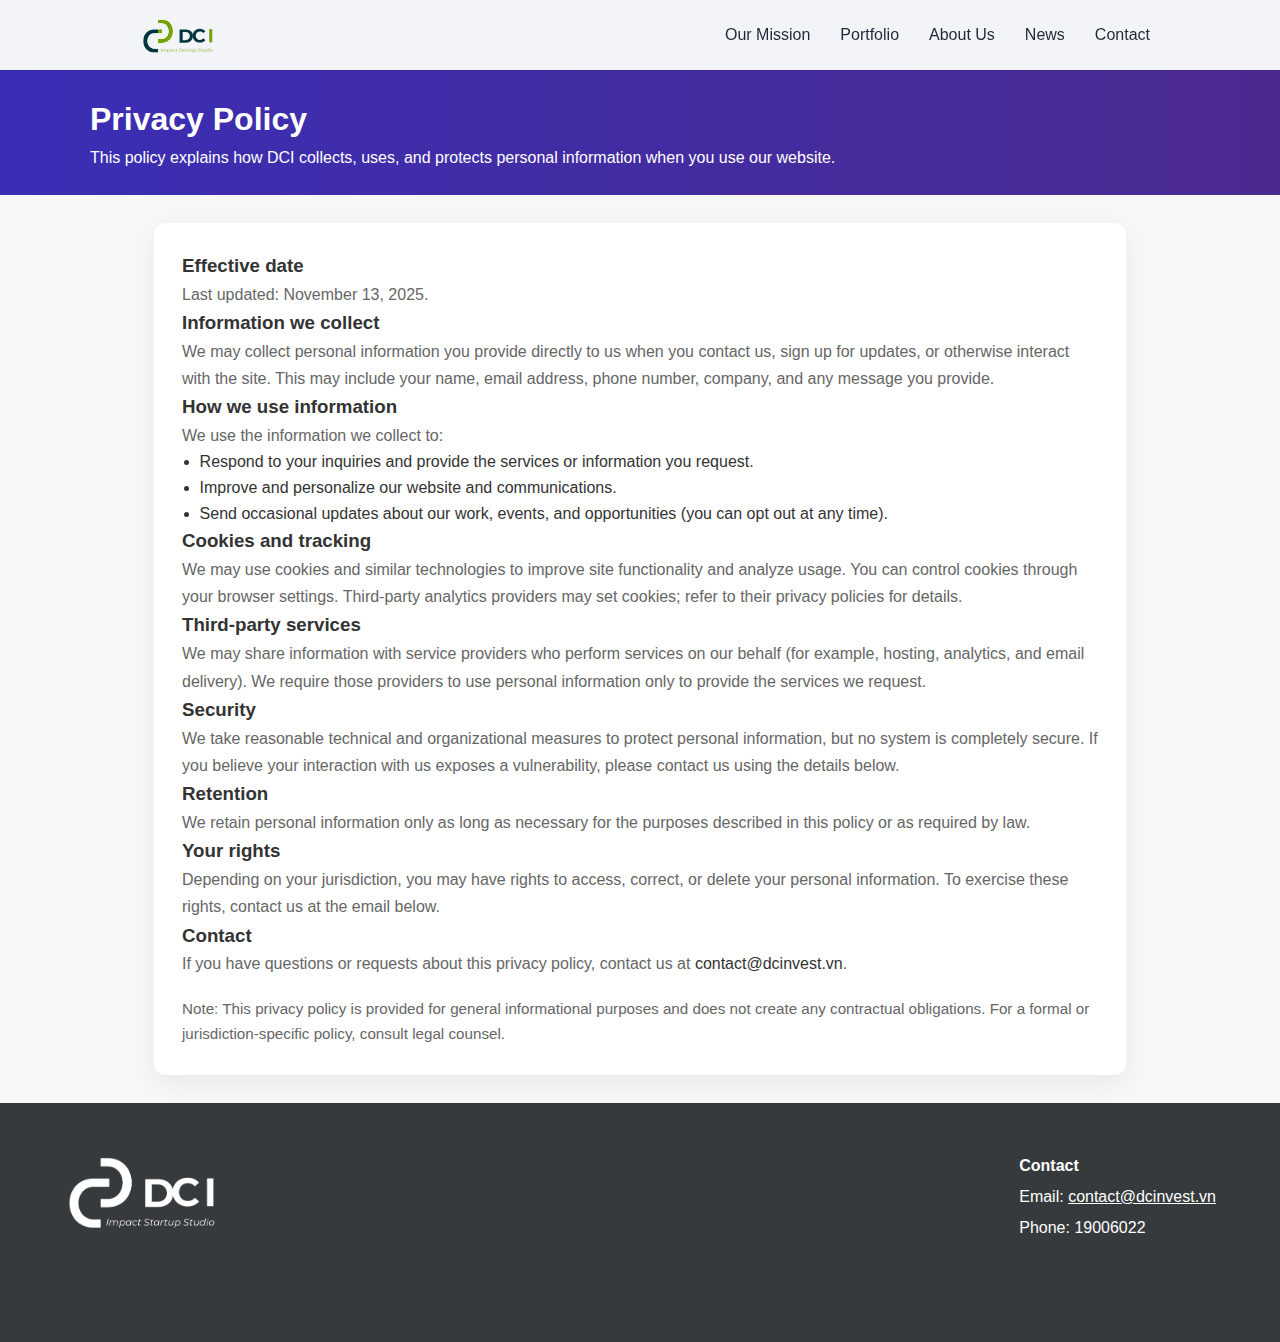
<file: privacy.html>
<!DOCTYPE html>
<html lang="en">
<head>
    <meta charset="utf-8">
    <meta name="viewport" content="width=device-width,initial-scale=1">
    <title>Privacy Policy — DCI</title>
    <link rel="icon" type="image/x-icon" href="./image/favicon.png">
    <link rel="stylesheet" href="style.css">
    <link rel="stylesheet" href="blog.css">
    <style>
    .news-hero { padding: 24px 5%; }
    .news-hero-inner { max-width:1100px; margin:0 auto; }
    .policy-main { max-width:1100px; margin:28px auto; padding:0 5%; }
    .policy-card { background:#fff; padding:28px; border-radius:12px; box-shadow:0 8px 24px rgba(0,0,0,0.06); }
    .policy-card h2 { margin-top:0; }
    .policy-card p { color:var(--grey-text); line-height:1.7; }
    .policy-list { margin-left:1.1rem; }
    @media (max-width:900px) {
        .policy-main { padding:0 4%; }
    }
    </style>
</head>
<body>

    <header class="site-header site-header--large-logo">
        <nav class="navbar">
            <a href="index.html" class="logo" aria-label="DCI home">
                <img src="./image/DCI_logo_color.svg" alt="DCI Logo" class="nav-logo">
            </a>
            <ul class="nav-links">
                <li><a href="index.html#mission">Our Mission</a></li>
                <li><a href="index.html#portfolio">Portfolio</a></li>
                <li><a href="about.html">About Us</a></li>
                <li><a href="blog.html">News</a></li>
                <li><a href="contact.html">Contact</a></li>
            </ul>
        </nav>
    </header>

    <section class="news-hero">
        <div class="news-hero-inner">
            <h1>Privacy Policy</h1>
            <p>This policy explains how DCI collects, uses, and protects personal information when you use our website.</p>
        </div>
    </section>

    <main class="policy-main">
        <div class="policy-card">
            <h3>Effective date</h3>
            <p>Last updated: November 13, 2025.</p>

            <h3>Information we collect</h3>
            <p>We may collect personal information you provide directly to us when you contact us, sign up for updates, or otherwise interact with the site. This may include your name, email address, phone number, company, and any message you provide.</p>

            <h3>How we use information</h3>
            <p>We use the information we collect to:</p>
            <ul class="policy-list">
                <li>Respond to your inquiries and provide the services or information you request.</li>
                <li>Improve and personalize our website and communications.</li>
                <li>Send occasional updates about our work, events, and opportunities (you can opt out at any time).</li>
            </ul>

            <h3>Cookies and tracking</h3>
            <p>We may use cookies and similar technologies to improve site functionality and analyze usage. You can control cookies through your browser settings. Third-party analytics providers may set cookies; refer to their privacy policies for details.</p>

            <h3>Third-party services</h3>
            <p>We may share information with service providers who perform services on our behalf (for example, hosting, analytics, and email delivery). We require those providers to use personal information only to provide the services we request.</p>

            <h3>Security</h3>
            <p>We take reasonable technical and organizational measures to protect personal information, but no system is completely secure. If you believe your interaction with us exposes a vulnerability, please contact us using the details below.</p>

            <h3>Retention</h3>
            <p>We retain personal information only as long as necessary for the purposes described in this policy or as required by law.</p>

            <h3>Your rights</h3>
            <p>Depending on your jurisdiction, you may have rights to access, correct, or delete your personal information. To exercise these rights, contact us at the email below.</p>

            <h3>Contact</h3>
            <p>If you have questions or requests about this privacy policy, contact us at <a href="mailto:contact@dcinvest.vn">contact@dcinvest.vn</a>.</p>

            <p style="margin-top:18px;color:var(--grey-text);font-size:0.95rem;">Note: This privacy policy is provided for general informational purposes and does not create any contractual obligations. For a formal or jurisdiction-specific policy, consult legal counsel.</p>
        </div>
    </main>

    <footer class="footer-section">
        <div class="footer-content">
            <div class="footer-left">
                <div class="footer-logo">

                <a href="#" target="_blank">
                    <img src="./image/DC Logo_white.png" alt="DCI Logo" class="footer-logo-image">
                </a>

                </div>
                <div class="social-icons">
                    <a href="#"><i class="fab fa-linkedin"></i></a>
                    <a href="#"><i class="fab fa-facebook"></i></a>
                    <a href="#"><i class="fab fa-twitter"></i></a>
                </div>
            </div>
            <div class="footer-right">
                <p><strong>Contact</strong></p>
                <p>Email: <a href="mailto:contact@dcinvest.vn">contact@dcinvest.vn</a></p>
                <p>Phone: 19006022</p>
            </div>
        </div>
    </footer>

</body>
</html>
</file>
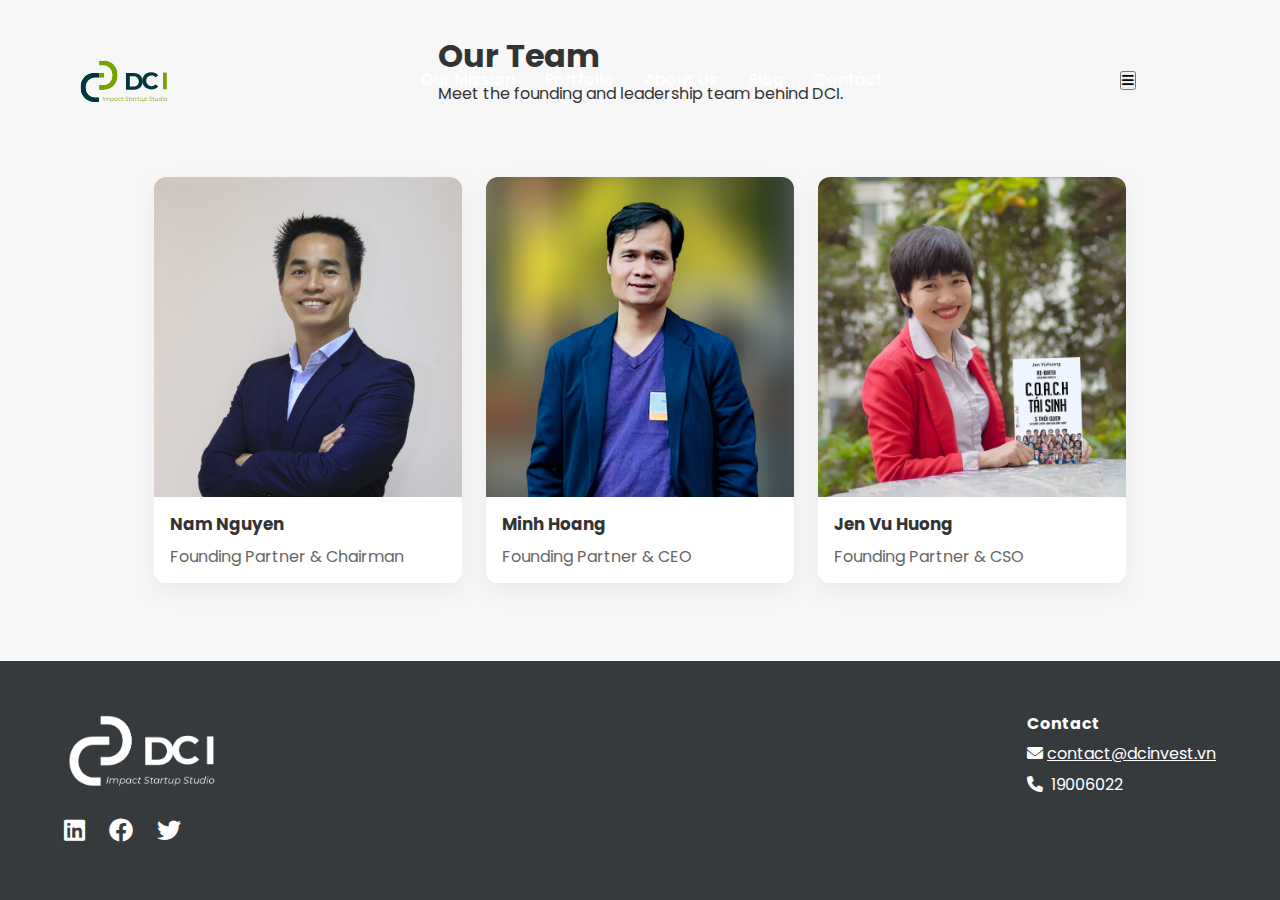
<file: team.html>
<!DOCTYPE html>
<html lang="en">
<head>
    <meta charset="utf-8">
    <meta name="viewport" content="width=device-width,initial-scale=1">
    <title>Our Team — DCI</title>
    <link rel="icon" type="image/x-icon" href="./image/favicon.png">
    <link rel="stylesheet" href="style.css">

    <link rel="preconnect" href="https://fonts.googleapis.com">
    <link rel="preconnect" href="https://fonts.gstatic.com" crossorigin>
    <link href="https://fonts.googleapis.com/css2?family=Poppins:wght@300;400;500;600;700&display=swap" rel="stylesheet">
    <link rel="stylesheet" href="https://cdnjs.cloudflare.com/ajax/libs/font-awesome/6.0.0-beta3/css/all.min.css">
    <style>
    /* Team page scoped styles */
    /* Ensure page-footer layout so footer stays at bottom on short pages */
    body.page-with-footer { min-height: 100vh; display: flex; flex-direction: column; }
    body.page-with-footer main { flex: 1 0 auto; }

    .news-hero { padding: 30px 5%; }
    .news-hero-inner { max-width:1100px; margin:0 auto; }
    .team-main { max-width:1100px; margin:40px auto; padding:0 5%; }
    .team-grid { display:grid; grid-template-columns: repeat(3,1fr); gap:24px; }
    .team-card { background:#fff; border-radius:12px; overflow:hidden; cursor:pointer; transition:transform .22s ease, box-shadow .22s ease; box-shadow:0 8px 24px rgba(0,0,0,0.06); }
    .team-card img { width:100%; height:320px; object-fit:cover; display:block; transform-origin:center; transition:transform .28s ease; }
    .team-card:hover img { transform:scale(1.1); }
    .team-card .card-body { padding:14px 16px; }
    .team-card h3 { margin:0 0 6px 0; font-size:1.05rem; }
    .team-card p { margin:0; color:var(--grey-text); }

    /* Popup panel on the right */
    /* overlay must sit above footer and cover entire viewport */
    .team-overlay { position:fixed; left:0; top:0; width:100%; height:100vh; display:none; z-index:9999; }
    .team-overlay.show { display:block; }
    .team-overlay .backdrop { position:absolute; left:0; top:0; width:100%; height:100%; background:rgba(0,0,0,0.35); }
    /* panel fills viewport height and scrolls internally */
    .team-panel { position:fixed; right:0; top:0; width:50%; height:100vh; background:#fff; box-shadow:-8px 0 40px rgba(0,0,0,0.12); transform:translateX(100%); transition:transform .28s ease; z-index:10000; overflow:auto; }
    .team-overlay.show .team-panel { transform:translateX(0); }

    /* panel inner and top image */
    .team-panel .panel-inner { padding:0; max-width:100%; margin:0; padding-bottom:72px; box-sizing:border-box; } /* bottom padding so content doesn't butt against edge */
    .team-panel .panel-top-img {
        width:100%;
        height:320px;
        object-fit:cover;            /* cover fills the area, no empty space */
        background:transparent;
        padding:0;
        box-sizing:border-box;
        border-radius:12px 12px 0 0;
        display:block;
        margin:0;
    }

    /* body below the image: left meta column (30%), right bio (70%) */
    .team-panel .panel-body { display:flex; gap:32px; align-items:flex-start; padding:28px; }
    .team-panel .panel-left { flex:0 0 30%; min-width:160px; text-align:left; }
    .team-panel .panel-left h2 { font-size:1.5rem; margin:0 0 8px 0; text-align:left; }
    .team-panel .panel-left .panel-title { color:#ED664D; font-weight:500; margin-bottom:16px; text-align:left; }
    /* Social icon links below title */
    .team-panel .panel-left .social-links { display:flex; gap:12px; margin-top:16px; }
    .team-panel .panel-left .social-links a { display:inline-flex; align-items:center; justify-content:center; width:40px; height:40px; border-radius:50%; background:#666; color:#FFF; text-decoration:none; transition:background .2s ease; }
    .team-panel .panel-left .social-links a:hover { background:#ED664D; color:#fff; }
    .team-panel .panel-left .social-links i { font-size:20px; }

    .team-panel .panel-right { flex:1; color:var(--grey-text); line-height:1.7; }
    .team-panel .panel-right p { margin-top:0; }

    /* responsive: stack on small screens */
    @media (max-width:900px) {
        .team-panel .panel-top-img { height:220px; }
        .team-panel .panel-body { display:block; padding:20px; }
        .team-panel .panel-left { flex:1; margin-bottom:20px; text-align:left; }
        .team-panel .panel-left .social-links { margin-top:12px; }
        .team-panel .panel-right { margin-top:0; }
    }
    .team-panel h2 { margin-top:18px; }
    .team-panel p { line-height:1.6; color:var(--grey-text); }
    .team-panel .links { margin-top:18px; }

    /* Round (nut) close button in top-right of panel */
    .team-panel .close-btn {
        position:absolute;
        right:14px;
        top:14px;
        width:44px;
        height:44px;
        border-radius:50%;
        background:#0a0a0a;
        color:#fff;
        border:0;
        font-size:20px;
        line-height:1;
        cursor:pointer;
        display:flex;
        align-items:center;
        justify-content:center;
        box-shadow:0 6px 18px rgba(0,0,0,0.15);
    }

    @media (max-width:900px) {
        .team-grid { grid-template-columns: repeat(1,1fr); }
        .team-panel { width:100%; }
    }
    </style>
</head>
<body class="page-with-footer">

    <header class="site-header site-header--large-logo">
        <nav class="navbar">
            <a href="/" class="logo" aria-label="DCI home">
                <img src="./image/DCI_logo_color.svg" alt="DCI Logo" class="nav-logo">
            </a>
            <ul class="nav-links">
                <li><a href="/#mission">Our Mission</a></li>
                <li><a href="/#portfolio">Portfolio</a></li>
                <li><a href="about.html">About Us</a></li>
                <li><a href="blog.html">Blog</a></li>
                <li><a href="contact.html">Contact</a></li>
            </ul>
            <button class="menu-toggle" aria-label="Toggle navigation"><i class="fas fa-bars"></i></button> <!-- Added menu toggle button -->
  
        </nav>
    </header>

    <section class="news-hero">
        <div class="news-hero-inner">
            <h1>Our Team</h1>
            <p>Meet the founding and leadership team behind DCI.</p>
        </div>
    </section>

    <main class="team-main">
        <div class="team-grid" id="teamGrid">
            <!-- Team cards populated by script -->
        </div>
    </main>

    <!-- overlay + panel -->
    <div class="team-overlay" id="teamOverlay" aria-hidden="true">
        <div class="backdrop" id="teamBackdrop"></div>
        <aside class="team-panel" role="dialog" aria-modal="true" id="teamPanel">
            <button class="close-btn" id="teamClose">✕</button>
            <div class="panel-inner" id="panelInner">
                <!-- Filled dynamically -->
            </div>
        </aside>
    </div>

    <footer class="footer-section">
        <div class="footer-content">
            <div class="footer-left">
                <div class="footer-logo">

                <a href="#" target="_blank">
                    <img src="./image/DC Logo_white.png" alt="DCI Logo" class="footer-logo-image">
                </a>

                </div>
                <div class="social-icons">
                    <a href="#"><i class="fab fa-linkedin"></i></a>
                    <a href="#"><i class="fab fa-facebook"></i></a>
                    <a href="#"><i class="fab fa-twitter"></i></a>
                </div>
            </div>
            <div class="footer-right">
                <p><strong>Contact</strong></p>
                <p><i class="fas fa-envelope"></i>&nbsp<a href="mailto:contact@dcinvest.vn">contact@dcinvest.vn</a></p>
                <p><i class="fas fa-phone"></i>&nbsp 19006022</p>
            </div>
        </div>
    </footer>

<script>
// Sample team members - adjust images/titles/bios/linkedin as needed
const teamMembers = [
    { id: 'founder1', name: 'Nam Nguyen', title: 'Founding Partner & Chairman', image: './image/NamNT.jpg', bgImage: './image/bg.NamNT.png', linkedin: 'https://www.linkedin.com/in/nam-nguyen-2b48aa77/', facebook: 'https://www.facebook.com/paradon', email: 'namnt@dichung.vn' },
    { id: 'founder2', name: 'Minh Hoang', title: 'Founding Partner & CEO', image: './image/MinhHH.png', bgImage: './image/bg.MinhHH.png', linkedin: 'https://www.linkedin.com/in/hoanghongminh/', facebook: 'https://www.facebook.com/Minh.Hoang.H', email: 'minhhh@dcinvest.vn' },
    { id: 'founder3', name: 'Jen Vu Huong', title: 'Founding Partner & CSO', image: './image/JenVH.webp', bgImage: './image/bg.JenVuHuong.png', linkedin: 'https://www.linkedin.com/in/jenvuhuong/', facebook: 'https://www.facebook.com/JenEmpowerLeaders', email: 'jenvuhuong@gmail.com' },
];

const grid = document.getElementById('teamGrid');
teamMembers.forEach(member => {
    const card = document.createElement('div');
    card.className = 'team-card';
    card.setAttribute('data-id', member.id);
    card.innerHTML = `
        <img src="${member.image}" alt="${member.name}">
        <div class="card-body">
            <h3>${member.name}</h3>
            <p>${member.title}</p>
        </div>
    `;
    card.addEventListener('click', () => openPanel(member));
    grid.appendChild(card);
});

const overlay = document.getElementById('teamOverlay');
const backdrop = document.getElementById('teamBackdrop');
const panel = document.getElementById('teamPanel');
const panelInner = document.getElementById('panelInner');
const closeBtn = document.getElementById('teamClose');

// --- Markdown-aware team panel loader --------------------------------------------------
// small markdown -> HTML converter (supports headings, lists, links, bold, italic, paragraphs)
function markdownToHTML(md) {
    if (!md) return '';
    // strip CRs, normalize
    md = md.replace(/\r/g, '');
    // basic link, bold, italic inline replacements
    md = md.replace(/\*\*(.+?)\*\*/g, '<strong>$1</strong>');
    md = md.replace(/\*(.+?)\*/g, '<em>$1</em>');
    md = md.replace(/\[([^\]]+)\]\(([^)]+)\)/g, '<a href="$2" target="_blank" rel="noopener noreferrer">$1</a>');

    // block-level: headings
    md = md.replace(/^###### (.+)$/gm, '<h6>$1</h6>');
    md = md.replace(/^##### (.+)$/gm, '<h5>$1</h5>');
    md = md.replace(/^#### (.+)$/gm, '<h4>$1</h4>');
    md = md.replace(/^### (.+)$/gm, '<h3>$1</h3>');
    md = md.replace(/^## (.+)$/gm, '<h2>$1</h2>');
    md = md.replace(/^# (.+)$/gm, '<h1>$1</h1>');

    // unordered lists
    md = md.replace(/^\s*[-*] (.+)$/gm, '<li>$1</li>');
    md = md.replace(/(<li>[\s\S]+?<\/li>)/g, function(m) {
        // wrap consecutive list items in <ul>
        return m.replace(/(?:<\/li>\s*<li>)/g, '</li><li>');
    });
    // collapse adjacent <li> into ul blocks
    md = md.replace(/(?:<\/li>\n?)(?=<li>)/g, '');
    md = md.replace(/(?:^|\n)(<li>[\s\S]+?<\/li>)(?:\n|$)/g, function(_, items) {
        return '<ul>' + items + '</ul>\n';
    });

    // blockquotes
    md = md.replace(/^\> (.+)$/gm, '<blockquote>$1</blockquote>');

    // paragraphs (lines separated by blank line)
    const blocks = md.split(/\n{2,}/).map(block => block.trim()).filter(Boolean);
    const html = blocks.map(block => {
        if (/^<\/?(h\d|ul|li|blockquote|pre|img|a|p|strong|em)/i.test(block)) {
            return block;
        }
        // if block already contains list or heading tags, return as-is
        if (/^<h|^<ul|^<blockquote/.test(block)) return block;
        // otherwise wrap in <p>
        return '<p>' + block.replace(/\n/g, '<br>') + '</p>';
    }).join('\n\n');

    return html;
}

// try to fetch markdown profile by member id or slug
async function fetchMarkdownForMember(member) {
    const candidates = [
        `./team-profiles/${member.id}.md`,
        `./team-profiles/${(member.name || '').toLowerCase().replace(/[^a-z0-9]+/g, '-').replace(/(^-|-$)/g,'')}.md`
    ];
    for (const url of candidates) {
        try {
            const res = await fetch(url);
            if (!res.ok) continue;
            const text = await res.text();
            // support optional YAML frontmatter (---)
            if (text.startsWith('---')) {
                const parts = text.split('---');
                // parts[1] = frontmatter, parts[2] = body (may include extra --- but common case)
                const body = parts.slice(2).join('---').trim();
                // simple frontmatter parse (key: value)
                const fmLines = parts[1].split('\n').map(l => l.trim()).filter(Boolean);
                const fm = {};
                fmLines.forEach(line => {
                    const idx = line.indexOf(':');
                    if (idx > -1) {
                        const k = line.slice(0, idx).trim();
                        const v = line.slice(idx+1).trim();
                        fm[k] = v.replace(/^['"]|['"]$/g,'');
                    }
                });
                return { body, fm };
            }
            return { body: text, fm: null };
        } catch (err) {
            // continue to next candidate
        }
    }
    return null;
}

async function openPanel(member) {
    // prefer a horizontal bg image when available
    const topImgSrc = member.bgImage || member.image;
    // try fetch md
    const mdRes = await fetchMarkdownForMember(member);
    let contentHTML = '';
    if (mdRes && mdRes.body) {
        contentHTML = markdownToHTML(mdRes.body);
        // if frontmatter contained alternate title/link, merge
        if (mdRes.fm && mdRes.fm.linkedin) {
            member.linkedin = mdRes.fm.linkedin;
        }
        if (mdRes.fm && mdRes.fm.title) {
            member.title = mdRes.fm.title;
        }
    } else {
        // fallback: simple bio + fields
        contentHTML = `<h3>Overview</h3><p>${member.bio || ''}</p>`;
    }

    // build panel HTML: top image then two-column meta + markdown body (body displayed in right column)
    panelInner.innerHTML = `
        <img class="panel-top-img" src="${topImgSrc}" alt="${member.name}">
        <div class="panel-body">
            <div class="panel-left" aria-hidden="false">
                <h2>${member.name}</h2>
                <div class="panel-title">${member.title || ''}</div>
                <div class="social-links">
                    ${member.linkedin ? `<a href="${member.linkedin}" target="_blank" rel="noopener noreferrer" title="LinkedIn"><i class="fab fa-linkedin"></i></a>` : ''}
                    ${member.facebook ? `<a href="${member.facebook}" target="_blank" rel="noopener noreferrer" title="Facebook"><i class="fab fa-facebook"></i></a>` : ''}
                    ${member.email ? `<a href="mailto:${member.email}" title="Email"><i class="fas fa-envelope"></i></a>` : ''}
                </div>
            </div>
            <div class="panel-right">
                ${contentHTML}
            </div>
        </div>
    `;
    overlay.classList.add('show');
    overlay.setAttribute('aria-hidden','false');
}

function closePanel() {
    overlay.classList.remove('show');
    overlay.setAttribute('aria-hidden','true');
}

backdrop.addEventListener('click', closePanel);
closeBtn.addEventListener('click', closePanel);
document.addEventListener('keydown', (e) => { if (e.key === 'Escape') closePanel(); });
</script>
<script src="script.js"></script>
</body>
</html>
</file>
<file: style.css>
:root {
    --primary-color: #48A300;
    --secondary-color: #F7F7F7;
    --text-color: #333;
    --white-text: #FFF;
    --grey-text: #666;
    --dark-bg: #111;
    --dark-footer: #363a3d;
    --hover-color: #5CC700;
    --gradient-1: #48A300;
    --gradient-2: #3AB800;
    --gradient-3: #28C700;
    --gradient-4: #0BD600;
    --gradient-5: #00DB0A;
}

* {
    box-sizing: border-box;
    margin: 0;
    padding: 0;
}

html {
    scroll-behavior: smooth;
    /* ensure the page background covers the full viewport to avoid white gaps */
    height: 100%;
    background-color: var(--secondary-color);
}

body {
    font-family: 'Poppins', sans-serif;
    color: var(--text-color);
    line-height: 1.6;
    background-color: var(--secondary-color);
    /* ensure body spans full viewport to keep footer flush with bottom */
    min-height: 100vh;
}

/* Make pages with long footers stick to bottom: container flex layout */
.page-with-footer {
    display: flex;
    flex-direction: column;
    min-height: 100vh;
}
.page-with-footer main, .page-with-footer .blog-page {
    flex: 1 0 auto; /* allow main content to grow so footer is pushed down */
}
.page-with-footer .footer-section {
    flex-shrink: 0;
}

a {
    text-decoration: none;
    color: var(--text-color);
}

.btn {
    padding: 12px 24px;
    border-radius: 50px;
    font-weight: 500;
    cursor: pointer;
    transition: background-color 0.3s ease;
    background-color: var(--white-text);
    color: var(--primary-color);
    border: 1px solid var(--primary-color);
    font-size: 1rem;
}

.btn:hover {
    background-color: var(--primary-color);
    color: var(--white-text);
}

.btn.nav-btn {
    background-color: var(--white-text);
    color: var(--primary-color);
    border: 1px solid var(--primary-color);
}

.btn.nav-btn:hover {
    background-color: var(--primary-color);
    color: var(--white-text);
}

.btn.hero-btn {
    background: linear-gradient(90deg, var(--gradient-1), var(--gradient-5));
    color: var(--white-text);
    border: none;
}

.btn.hero-btn:hover {
    background: linear-gradient(90deg, var(--gradient-5), var(--gradient-1));
}

section {
    padding: 80px 5%;
    max-width: 1200px;
    margin: 0 auto;
}

h2 {
    font-size: 2rem;
    font-weight: 700;
    text-align: center;
    margin-bottom: 10px;
    color: var(--primary-color);
}

/* Header & Hero Section     background: linear-gradient(rgba(0,0,0,0.6), rgba(0,0,0,0.6)), url('/image/homepage-bg.png');  */
.hero-section {
    background: linear-gradient(rgba(0,0,0,0.1), rgba(0,0,0,0.5)), url("./image/DCI-Slider.png") no-repeat center/cover;
    background-size: cover;
    background-position: center;
    height: 100vh;
    display: flex;
    flex-direction: column;
    justify-content: center;
    align-items: center;
    color: var(--white-text);
    position: relative;
}
/* Blog-specific header and hero styles moved to blog.css */
/* See blog.css for .site-header, .site-header--large-logo, .news-hero, .news-hero-inner */

.navbar {
    position: absolute;
    top: 0;
    left: 0;
    width: 100%;
    display: flex;
    justify-content: space-between;
    align-items: center;
    padding: 20px 5%;
    max-width: 1200px;
    margin: 0 auto;
}

.logo {
    display: flex;
    align-items: center;
    gap: 10px;
    color: var(--white-text);
}

.nav-logo {
    height: 120px;
    width: auto;
    display: block;
}

.nav-links {
    list-style: none;
    display: flex;
    gap: 30px;
}

.nav-links a {
    color: var(--white-text);
    font-weight: 500;
}

.nav-links a:hover {
    text-decoration: underline;
}

.hero-content {
    text-align: center;
}

.hero-content h1 {
    font-size: 4rem;
    font-weight: 700;
    margin-bottom: 20px;
}

.hero-content p {
    font-size: 1.25rem;
    margin-bottom: 30px;
}

/* Mission Section */
.mission-section {
    text-align: center;
}

.mission-cards-container {
    display: grid;
    grid-template-columns: repeat(4, 1fr);
    gap: 20px;
    margin-top: 40px;
}

.mission-card {
    background-color: var(--white-text);
    padding: 30px;
    border-radius: 15px;
    box-shadow: 0 4px 15px rgba(0, 0, 0, 0.05);
    width: 250px;
    transition: transform 0.3s ease;
}

.mission-card:hover {
    transform: translateY(-10px);
}

.card-icon {
    width: 120px;
    height: 120px;
    border-radius: 50%;
    margin: 0 auto 20px;
    background-size: 100%;
    background-position: center;
    background-repeat: no-repeat;
    display: block;
}

/* Keep the brand gradient color but overlay an icon SVG centered */
.icon-1 { background-image: url('./image/mission-1.svg'); }
.icon-2 { background-image: url('./image/mission-2.svg'); }
.icon-3 { background-image: url('./image/mission-3.svg'); }
.icon-4 { background-image: url('./image/mission-4.svg'); }

/* Who We Are Section */
.who-we-are-section {
    display: flex;
    align-items: center;
    gap: 50px;
}

.content-left, .content-right {
    flex: 1;
}

.who-we-are-image {
    width: 100%;
    height: auto;
    border-radius: 10px;
    box-shadow: 0 4px 15px rgba(0, 0, 0, 0.1);
}

.content-right h2 {
    text-align: left;
}

.content-right p {
    font-size: 1.1rem;
    margin-bottom: 20px;
    color: var(--grey-text);
}

/* Portfolio Section */
.portfolio-section {
    text-align: center;
}

.portfolio-grid {
    display: grid;
    grid-template-columns: repeat(auto-fit, minmax(120px, 1fr));
    gap: 24px;
    align-items: center;
    margin-top: 40px;
}

/* Make each grid cell an even square. This targets both direct image children
   and any wrapper element with a `.portfolio-item` class. */
.portfolio-grid > * {
    background: var(--white-text);
    border-radius: 12px;
    padding: 12px;
    aspect-ratio: 1 / 1;
    display: grid;
    place-items: center;
    box-shadow: 0 4px 12px rgba(0, 0, 0, 0.04);
    overflow: hidden;
    transition: transform 0.2s ease, box-shadow 0.2s ease;
}

.portfolio-grid > *:hover {
    transform: translateY(-6px);
    box-shadow: 0 8px 24px rgba(0, 0, 0, 0.08);
}

/* Keep logos visually consistent inside the square boxes. Images should
   use object-fit so they scale correctly without distortion. */
.portfolio-logo {
    width: 100%;
    height: 100%;
    object-fit: contain;
    opacity: 0.9;
    transition: opacity 0.3s ease, transform 0.3s ease;
    display: block;
}

.portfolio-logo:hover {
    opacity: 1;
    transform: scale(1.03);
}

/* Founder Section */
.founder-section {
    display: flex;
    justify-content: center;
}

.founder-card {
    display: flex;
    align-items: center;
    gap: 50px;
    padding: 10px;
    background-color: var(--secondary-color);
    border-radius: 20px;
    max-width: 900px;
}

.founder-image-container {
    flex-shrink: 0;
    width: 300px;
    height: 300px;
    border-radius: 50%;
    overflow: hidden;
    position: relative;
}

.founder-image {
    width: 100%;
    height: 100%;
    object-fit: cover;
}

.founder-info {
    font-style: italic;
    color: var(--grey-text);
    position: relative;
    padding-left: 30px;
}

.founder-info .quote-icon {
    font-size: 2rem;
    color: var(--primary-color);
    position: absolute;
    top: -10px;
    left: 0;
}

.founder-info p {
    font-size: 1.2rem;
    margin-bottom: 0px;
}

.founder-info strong {
    display: block;
    margin-top: 10px;
    font-style: normal;
    color: var(--text-color);
}

/* Team Section */
.team-section {
    display: flex;
    align-items: center;
    gap: 50px;
    flex-direction: row-reverse;
}

.team-content {
    flex: 1;
}

.team-image-container {
    flex: 1;
}

.team-image {
    width: 100%;
    height: auto;
    border-radius: 10px;
    box-shadow: 0 4px 15px rgba(0, 0, 0, 0.1);
}

.team-content h2 {
    text-align: left;
}

.team-content p {
    font-size: 1.1rem;
    margin-bottom: 30px;
    color: var(--grey-text);
}

/* Blog Section */
.blog-section {
    text-align: center;
}

.blog-cards-container {
    display: grid;
    grid-template-columns: repeat(auto-fit, minmax(150px, 1fr));
    gap: 150px;
    align-items: center;
    margin-top: 40px;
}

/* Home page: render the three most recent posts in a centered row.
   Script appends a wrapper <div> inside #home-posts-container, so target
   that wrapper's direct child to display the cards in a row. */
#home-posts-container > div {
    display: flex;
    justify-content: center; /* center the row */
    gap: 24px; /* space between cards */
    flex-wrap: nowrap; /* keep them in a single row on wide screens */
    margin-top: 40px;
}

/* Index page: make each generated post a stacked card (image above, content below)
   without affecting the blog page's row layout. */
#home-posts-container > div .post-row {
    /* stack image above summary */
    flex-direction: column;
    align-items: stretch;
    width: 360px;
    max-width: 100%;
    background: var(--white-text);
    border-radius: 16px;
    overflow: hidden;
    box-shadow: 0 10px 30px rgba(16,24,40,0.06);
    padding: 0;
}

#home-posts-container > div .post-image {
    width: 100%;
    height: 220px;
    border-radius: 0; /* image fills the top edge */
}

#home-posts-container > div .post-summary {
    padding: 22px;
    text-align: left;
}

#home-posts-container > div .post-summary h3 {
    font-size: 1.125rem;
    margin-bottom: 10px;
    color: var(--primary-color);
}

#home-posts-container > div .post-summary .post-meta {
    margin-top: 12px;
    color: #7a7a7a;
}

.blog-card {
    width: 350px;
    background-color: var(--white-text);
    border-radius: 10px;
    overflow: hidden;
    box-shadow: 0 4px 15px rgba(0, 0, 0, 0.05);
    transition: transform 0.3s ease;
}

.blog-card:hover {
    transform: translateY(-10px);
}

.blog-image {
    height: 200px;
    background-size: cover;
    background-position: center;
}

.blog-content {
    padding: 25px;
}

.blog-content h4 {
    font-size: 1.25rem;
    font-weight: 600;
    margin-bottom: 10px;
}

.blog-content p {
    color: var(--grey-text);
    margin-bottom: 15px;
}

.blog-content .read-more {
    color: var(--primary-color);
    font-weight: 600;
}


/* Blog Section */

blog-section h2 {
    margin: 0;
    font-size: 1.5em;
}

.blog-section nav a {
    color: var(--primary-color); /* Gold color for navigation link */
    text-decoration: none;
}


/* Post Cards */
.post {
    background: #fff;
    padding: 20px;
    margin-bottom: 20px;
    border-radius: 8px;
    box-shadow: 0 2px 4px rgba(0, 0, 0, 0.1);
}

.post h3 {
    color: var(--primary-color);
    margin-top: 0;
    font-size: 1.5em;
}

.post-meta {
    font-size: 0.9em;
    color: #777;
    margin-bottom: 15px;
    border-left: 3px solid var(--primary-color);
    padding-left: 10px;
}

.read-more-link a {
    color: var(--primary-color);
    text-decoration: none;
    font-weight: bold;
}

/* Single Post View */
.single-post {
    background: #fff;
    padding: 30px;
    border-radius: 8px;
    box-shadow: 0 4px 8px rgba(0, 0, 0, 0.1);
}

.single-post h1 {
    font-size: 2.5em;
    color: #1a1a1a;
    margin-bottom: 10px;
}

/* Blog page layout (centered with sidebar) */
.blog-page {
    display: grid;
    grid-template-columns: 1fr 320px;
    gap: 40px;
    max-width: 1200px;
    margin: 0 auto;
    padding: 40px 5%;
    align-items: start;
}

.blog-main {
    width: 100%;
}

.blog-sidebar .sidebar-card {
    background: var(--white-text);
    padding: 20px;
    border-radius: 12px;
    box-shadow: 0 6px 20px rgba(0,0,0,0.06);
    margin-bottom: 24px;
}

.sidebar-card h3 {
    margin-bottom: 12px;
    color: var(--primary-color);
}

.tags .tag {
    display: inline-block;
    background: #f2f5ff;
    color: var(--primary-color);
    padding: 6px 10px;
    margin: 6px 6px 0 0;
    border-radius: 999px;
    text-decoration: none;
    font-size: 0.9rem;
}

/* Post row: image left, summary right */
.posts-list {
    display: flex;
    flex-direction: column;
    gap: 28px;
}

.post-row {
    display: flex;
    gap: 24px;
    align-items: flex-start;
    background: var(--white-text);
    padding: 18px;
    border-radius: 12px;
    box-shadow: 0 6px 18px rgba(0,0,0,0.06);
}

.post-image {
    width: 320px;
    height: 180px;
    background-size: cover;
    background-position: center;
    border-radius: 12px;
    flex-shrink: 0;
}

.post-summary h3 {
    margin: 0 0 10px 0;
    font-size: 1.2rem;
}

.post-summary .excerpt {
    color: var(--grey-text);
    margin-bottom: 12px;
}

.post-meta {
    font-size: 0.9rem;
    color: #777;
}

/* Responsive: stack main + sidebar, and stack image above summary */
@media (max-width: 900px) {
    .blog-page {
        grid-template-columns: 1fr;
        padding: 20px 5%;
    }
    .blog-sidebar {
        order: 2;
    }
    .blog-main {
        order: 1;
    }
    .post-row {
        flex-direction: column;
        align-items: center;
        text-align: center;
    }
    .post-image {
        width: 100%;
        height: 220px;
    }
    .post-summary {
        width: 100%;
    }
}


/* Pagination Controls (NEW) */
.pagination {
    text-align: center;
    padding: 20px 0;
    margin-bottom: 20px;
}
.pagination a {
    color: #333;
    padding: 8px 16px;
    text-decoration: none;
    transition: background-color .3s;
    border: 1px solid #ddd;
    margin: 0 4px;
    border-radius: 4px;
}
.pagination a.active {
    background-color: var(--primary-color);
    color: white;
    border: 1px solid var(--primary-color);
}
.pagination a:hover:not(.active) {
    background-color: #eee;
}



/* Call to Action Section */
.cta-section {
    background: linear-gradient(90deg, var(--gradient-1), var(--gradient-5));
    color: var(--white-text);
    text-align: center;
    /* make the section span the full viewport width */
    width: 100vw;
    max-width: 100vw;
    /* offset the section so it aligns with the viewport edges even when inside a centered container */
    margin-left: calc(50% - 50vw);
    margin-right: calc(50% - 50vw);
    padding: 50px 0; /* vertical padding only; inner content padding handled below */
    border: none;
    border-radius: 0;
}

/* keep the CTA's inner content constrained and centered like other sections */
.cta-section .cta-content {
    max-width: 1200px;
    margin: 0 auto;
    padding: 0 5%;
}



.cta-content h2 {
    color: var(--white-text);
    margin-bottom: 30px;
}
.cta-content p {
    color: var(--white-text);
    margin-bottom: 40px;
    font-size: 1.2rem;
}

.cta-content .btn {
    background-color: var(--white-text);
    color: var(--primary-color);
    font-weight: 600;
    border: none;
}
.cta-content .btn:hover {
    background: linear-gradient(90deg, var(--gradient-5), var(--gradient-1));
    color: var(--white-text);
}

/* Footer Section */
.footer-section {
    background-color: var(--dark-footer);
    color: var(--white-text);
    padding: 50px 5%;
    position: relative;
    overflow: hidden;
}

.footer-content {
    display: flex;
    justify-content: space-between;
    align-items: flex-start;
    flex-wrap: wrap;
    max-width: 1200px;
    margin: 0 auto;
}

.footer-left .footer-logo {
    font-size: 2.5rem;
    font-weight: 700;
    margin-bottom: 20px;
}

.footer-left .footer-logo .footer-logo-image {
    width: 20%;
    height: 20%;
    object-fit: contain;
    display: block;
}


.social-icons a {
    color: var(--white-text);
    font-size: 1.5rem;
    margin-right: 20px;
    transition: color 0.3s ease;
}

.social-icons a:hover {
    color: var(--primary-color);
}

.footer-right p {
    margin-bottom: 5px;
}

.footer-right a {
    color: var(--white-text);
    text-decoration: underline;
}

/* Responsive Design */
@media (max-width: 1024px) {
    .hero-content h1 {
        font-size: 3rem;
    }
    .who-we-are-section, .team-section {
        flex-direction: column;
    }
    .founder-card {
        flex-direction: column;
        text-align: center;
    }
    .founder-info {
        padding-left: 0;
    }
    .founder-info .quote-icon {
        display: none;
    }
}

@media (max-width: 768px) {
    .navbar {
        flex-direction: column;
        gap: 20px;
    }
    .nav-logo {
        width: 120px;
    }
    .nav-links {
        display: none; /* Hide for mobile for now, can be toggled with JS */
    }
    h2 {
        font-size: 2rem;
    }
    .hero-content h1 {
        font-size: 2.5rem;
    }
    .hero-content p {
        font-size: 1rem;
    }


        /* On mobile stack the posts vertically and center them */
    #home-posts-container > div {
        flex-direction: column;
        align-items: center;
        gap: 20px;
    }

    /* Allow blog cards to expand a bit on small screens while keeping padding */
    .blog-card {
        width: 100%;
        max-width: 420px;
    }


    .footer-content {
        flex-direction: column;
        text-align: center;
        gap: 30px;
    }
}
</file>
<file: blog.css>
/* Blog-specific styles (loaded only on blog.html and blog-details.html)
   Purpose: keep blog layout, header and hero overrides isolated from global style.css
*/

/* Sticky header used on blog pages */
.site-header {
  position: sticky;
  top: 0;
  z-index: 1000;
  background: #f3f4f8;
  box-shadow: 0 1px 0 rgba(0,0,0,0.06);
}
.site-header .navbar {
  position: relative;
  padding: 14px 40px;
  max-width: 1100px;
  height: 70px; /* fixed height for consistent header size */
  margin: 0 auto;
  align-items: center;
  display: flex;
  gap: 20px;
}
.site-header .nav-links a { color: #1f2937; }

/* support a modifier for pages that display a visually larger logo while keeping header height */
.site-header--large-logo .nav-logo {
  height: 96px; /* visually large but restrained to avoid huge header */
}

/* News hero (full-bleed background, constrained inner column) */
.news-hero {
  background: linear-gradient(90deg, #3a2eb5, #4b2a8f);
  color: #fff;
  width: 100vw;
  max-width: 100vw;
  /* height: 70px; /* fixed height for consistent header size */
  margin-left: calc(50% - 50vw);
  margin-right: calc(50% - 50vw);
  box-sizing: border-box;
  padding: 30px 5% 30px;
}
.news-hero-inner {
  max-width: 1100px; /* align hero inner width with header/navbar */
  margin: 0 auto;
}

/* Blog page layout */
.blog-page {
  display: grid;
  grid-template-columns: 1fr 350px;
  gap: 40px;
  max-width: 1500px; /* increase to match header and hero */
  margin: 0 auto;
  padding: 40px 5%;
  align-items: start;
}
.blog-main { width: 100%; }
.blog-sidebar .sidebar-card {
  background: #fff;
  padding: 20px;
  border-radius: 12px;
  box-shadow: 0 6px 20px rgba(0,0,0,0.06);
  margin-bottom: 24px;
}
.sidebar-card h3 { margin-bottom: 12px; color: var(--primary-color); }
.tags .tag {
  display: inline-block;
  background: #f2f5ff;
  color: var(--primary-color);
  padding: 6px 10px;
  margin: 6px 6px 0 0;
  border-radius: 999px;
  text-decoration: none;
  font-size: 0.9rem;
}

/* Post rows (blog list) */
.posts-list { display: flex; flex-direction: column; gap: 28px; }
.post-row {
  display: flex;
  gap: 28px;
  align-items: flex-start;
  background: #fff;
  padding: 22px; /* slightly more breathing room */
  border-radius: 12px;
  box-shadow: 0 6px 18px rgba(0,0,0,0.06);
}
.post-image { width: 420px; height: 230px; background-size: cover; background-position: center; border-radius: 12px; flex-shrink: 0; }
.post-summary h3 { margin: 0 0 12px 0; font-size: 1.4rem; line-height: 1.15; }
.post-summary .excerpt { color: var(--grey-text); margin-bottom: 14px; font-size: 1rem; }
.post-meta { font-size: 0.9rem; color: #777; }


 /* Page-scoped styles for About page */
.about-main {
    max-width:1500px;
    margin:40px auto;
    padding:30px 5%;
    }

.about-main h1, .about-main h2 { text-align: left; }
.about-main h2 { 
  font-size: 1.7rem;
  font-weight: 600;
  margin: 10px;
}
.about-main .btn { display: inline-block; margin-top: 30px; margin-bottom: 50px; }

@media (max-width: 900px) {
  .site-header .navbar { max-width: 100%; padding: 12px 16px; }
  .news-hero-inner { padding-inline: 16px; }
  .blog-page { grid-template-columns: 1fr; padding: 20px 5%; }
  .post-row { flex-direction: column; align-items: center; text-align: center; }
  .post-image { width: 100%; height: 220px; }
}

/* Single post (blog-details) layout and alignment */
.single-post {
  max-width: 1100px; /* align with .news-hero-inner and navbar */
  margin: 0px auto 48px; /* center the article inside the page */
  padding: 70px 5%;
  text-align: left; /* ensure paragraphs align left */
  color: #222;
}

.single-post h1,
.single-post h2,
.single-post h3 {
  text-align: left;
  margin-top: 20px;
  margin-bottom: 10px;
}

.single-post p { line-height: 1.7; color: var(--grey-text); }

.single-post ul,
.single-post ol {
  margin-left: 1.25rem;
  padding-left: 1.25rem;
}

.single-post blockquote {
  margin: 18px 0;
  padding: 12px 16px;
  border-left: 4px solid var(--primary-color);
  background: rgba(242,245,255,0.25);
}

@media (max-width: 900px) {
  .single-post { padding: 0 16px; }
}
</file>
<file: panel_style.css>
/* --- Team Page Styles : team-panel.css --- */
    /* Ensure page-footer layout so footer stays at bottom on short pages */
    body.page-with-footer { min-height: 100vh; display: flex; flex-direction: column; }
    body.page-with-footer main { flex: 1 0 auto; }

    .news-hero { padding: 30px 5%; }
    .news-hero-inner { max-width:1100px; margin:0 auto; }
    .team-main { max-width:1100px; margin:40px auto; padding:0 5%; }
    .team-grid { display:grid; grid-template-columns: repeat(3,1fr); gap:24px; }
    .team-card { background:#fff; border-radius:12px; overflow:hidden; cursor:pointer; transition:transform .22s ease, box-shadow .22s ease; box-shadow:0 8px 24px rgba(0,0,0,0.06); }
    .team-card img { width:100%; height:320px; object-fit:cover; display:block; transform-origin:center; transition:transform .28s ease; }
    .team-card:hover img { transform:scale(1.1); }
    .team-card .card-body { padding:14px 16px; }
    .team-card h3 { margin:0 0 6px 0; font-size:1.05rem; }
    .team-card p { margin:0; color:var(--grey-text); }

    /* Popup panel on the right */
    /* overlay must sit above footer and cover entire viewport */
    .team-overlay { position:fixed; left:0; top:0; width:100%; height:100vh; display:none; z-index:9999; }
    .team-overlay.show { display:block; }
    .team-overlay .backdrop { position:absolute; left:0; top:0; width:100%; height:100%; background:rgba(0,0,0,0.35); }
    /* panel fills viewport height and scrolls internally */
    .team-panel { position:fixed; right:0; top:0; width:50%; height:100vh; background:#fff; box-shadow:-8px 0 40px rgba(0,0,0,0.12); transform:translateX(100%); transition:transform .28s ease; z-index:10000; overflow:auto; }
    .team-overlay.show .team-panel { transform:translateX(0); }
    .team-panel h2 { margin-top:18px; }
    .team-panel p { line-height:1.6; color:var(--grey-text); }
    .team-panel .links { margin-top:18px; }
    /* panel inner and top image */
    .team-panel .panel-inner { padding:0; max-width:100%; margin:0; padding-bottom:72px; box-sizing:border-box; } /* bottom padding so content doesn't butt against edge */
    .team-panel .panel-top-img {
        width:100%;
        height:320px;
        object-fit:cover;            /* cover fills the area, no empty space */
        background:transparent;
        padding:0;
        box-sizing:border-box;
        border-radius:12px 12px 0 0;
        display:block;
        margin:0;
    }


    /* body below the image: left meta column (30%), right bio (70%) */
    .team-panel .panel-body { display:flex; gap:32px; align-items:flex-start; padding:28px; }
    .team-panel .panel-left { flex:0 0 30%; min-width:160px; text-align:left; }
    .team-panel .panel-left h2 { font-size:1.5rem; margin:0 0 8px 0; text-align:left; }
    .team-panel .panel-left .panel-title { color:#ED664D; font-weight:500; margin-bottom:16px; text-align:left; }
    /* Social icon links below title */
    .team-panel .panel-left .social-links { display:flex; gap:12px; margin-top:16px; }
    .team-panel .panel-left .social-links a { display:inline-flex; align-items:center; justify-content:center; width:40px; height:40px; border-radius:50%; background:#666; color:#FFF; text-decoration:none; transition:background .2s ease; }
    .team-panel .panel-left .social-links a:hover { background:#ED664D; color:#fff; }
    .team-panel .panel-left .social-links i { font-size:20px; }

    .team-panel .panel-right { flex:1; color:var(--grey-text); line-height:1.7; }
    .team-panel .panel-right p { margin-top:0; }


    /* Round (nut) close button in top-right of panel */
    .team-panel .close-btn {
        position:absolute;
        right:14px;
        top:14px;
        width:44px;
        height:44px;
        border-radius:50%;
        background:#0a0a0a;
        color:#fff;
        border:0;
        font-size:20px;
        line-height:1;
        cursor:pointer;
        display:flex;
        align-items:center;
        justify-content:center;
        box-shadow:0 6px 18px rgba(0,0,0,0.15);
    }

/* --- PAGE: COMPANIES --- */

/* Hero Section for subpages */
.hero-subpage {
    background: linear-gradient(90deg, var(--primary-color), #4CAF50); /* Green Gradient */
    color: var(--white-text);
    padding: 100px 5% 60px; /* Adjust top padding to clear sticky header */
    text-align: center;
    width: 100vw;
    max-width: 100vw;
    margin-left: calc(50% - 50vw); /* Full width effect */
}

.hero-content-subpage h1 {
    font-size: 3rem;
    margin-bottom: 10px;
    color: var(--white-text);
}

.hero-content-subpage p {
    font-size: 1.2rem;
    opacity: 0.9;
}

/* --- START: Company Panel Styles (Copied/Adapted from Team Panel) --- */

/* Base Overlay (Covers the whole screen) */
.company-overlay { position:fixed; left:0; top:0; width:100%; height:100vh; display:none; z-index:9999; }
.company-overlay.show { display:block; }
.company-overlay .backdrop { position:absolute; left:0; top:0; width:100%; height:100%; background:rgba(0,0,0,0.35); }

/* Panel (Slides in from the right) */
.company-panel { position:fixed; right:0; top:0; width:55%; /* Slightly wider than team panel if needed */ height:100vh; background:#fff; box-shadow:-8px 0 40px rgba(0,0,0,0.12); transform:translateX(100%); transition:transform .28s ease; z-index:10000; overflow:auto; }
.company-overlay.show .company-panel { transform:translateX(0); }

/* Inner Content Structure */
.company-panel .panel-inner { padding:0; max-width:100%; margin:0; padding-bottom:72px; box-sizing:border-box; }
.company-panel .close-btn { 
    /* Close button is already styled by team-panel CSS */
    z-index: 10001; 
}

/* Header Section: Logo (Left) and Hero Image (Right) */
.company-panel .panel-header {
    display: flex;
    align-items: stretch; /* Stretch to fill height */
    height: 220px; /* Fixed height for the header image/logo */
    background: var(--secondary-color);
}

.company-panel .header-logo-area {
    flex: 0 0 35%; /* Logo takes 35% of header width */
    display: flex;
    align-items: center;
    justify-content: center;
    padding: 20px;
}

.company-panel .header-logo-area img {
    max-width: 100%;
    max-height: 100%;
    object-fit: contain;
}

.company-panel .header-hero-img {
    flex: 1; /* Image takes the rest (65%) */
    background-size: cover;
    background-position: center;
    background-repeat: no-repeat;
    /* Use data-img in JS to set background-image */
}

/* Body Section: Left (Meta) and Right (Markdown Content) */
.company-panel .panel-body { display:flex; gap:32px; align-items:flex-start; padding:28px; }
.company-panel .panel-left { flex:0 0 30%; min-width:180px; text-align:left; }
.company-panel .panel-right { flex:1; color:var(--grey-text); line-height:1.7; }

/* Left Column Styling (Meta Data) */
.company-panel .company-name { font-size:1.8rem; margin:0 0 12px 0; text-align:left; color:var(--primary-color-dark); }

.company-panel .company-meta-item {
    padding: 10px 0;
    border-bottom: 1px solid #eee;
}
.company-panel .company-meta-item:last-child { border-bottom: none; }

.company-panel .meta-label { font-weight: 500; color: var(--grey-text); display: block; margin-bottom: 3px; font-size: 0.9rem; }
.company-panel .meta-value { font-weight: 600; color: var(--text-color); font-size: 1rem; }
.company-panel .meta-value a { color: var(--accent-color-red-orange); }

/* Right Column Styling (Markdown Content) - Reusing general styles */
.company-panel .panel-right h3 { color: var(--primary-color); margin-top: 15px; font-size: 1.3rem; }
.company-panel .panel-right p { margin-bottom: 15px; }

/* --- END: Company Panel Styles --- */

   /* --- NEW: INVESTOR PANEL STYLES --- */

/* Base Overlay (Inherits from .team-overlay) */
.investor-overlay {
   position: fixed; 
    left: 0; 
    top: 0; 
    width: 100%; 
    height: 100vh; 
    display: none; /* <--- QUY TẮC CẦN PHẢI CÓ */
    z-index: 10000;
}

.investor-overlay.show { 
    display: flex; /* Hoặc block, tùy thuộc vào cách bạn căn giữa */
}
/* Panel (Sliding container) */
.investor-panel {
    /* Set a compact fixed width for the form panel */
    width: 450px; 
    max-width: 90%; 
    height: 100vh; 
    right: 0;
    top: 0;
    background: var(--white-text);
    box-shadow: -8px 0 40px rgba(0, 0, 0, 0.12);
    transform: translateX(100%);
    transition: transform .28s ease;
    z-index: 10001;
    overflow-y: auto;
    overflow-x: hidden;
}

/* Ensure the inherited form card is styled to fill the panel inner space */
.investor-panel .investor-form-card {
    padding: 30px; /* Use internal padding */
    box-shadow: none; /* Remove redundant box-shadow */
    border-radius: 0; 
}
.investor-panel .panel-inner {
    padding: 0; 
    margin: 0;
}


/* --- Custom Styles for 'Build With Us' Panel Menu --- */


.build-panel {
    /* Set a compact fixed width for the form panel */
    width: 450px; 
    max-width: 90%; 
    height: 100vh; 
    right: 0;
    top: 0;
    background: var(--primary-color);
    box-shadow: -8px 0 40px rgba(0, 0, 0, 0.12);
    transform: translateX(100%);
    transition: transform .28s ease;
    z-index: 10001;
    overflow-y: auto;
    overflow-x: hidden;
    border-radius: 25px;
}

/* 1. Căn chỉnh nội dung panel: sử dụng Flexbox để đẩy menu xuống dưới */

.build-panel .panel-inner {
    /* Đảm bảo chiều cao panel-inner lấp đầy panel và sử dụng Flexbox */
    height: 100%;
    display: flex;
    flex-direction: column;
    justify-content: space-between; /* Đẩy nội dung lên trên, menu xuống dưới */
    padding-top: 50px; /* Thêm padding để tránh đụng nút close */
}

/* 2. Style cho Container Menu (menu-align-bottom) */
.menu-align-bottom {
    flex-shrink: 0; /* Ngăn container này bị co lại */
    padding: 0 40px 60px 40px; /* Padding lớn hơn để căn chỉnh khỏi đáy */
    /* Đảm bảo căn giữa text nếu cần */
    text-align: left; /* Để các menu-link-item tự điều chỉnh */
}

/* 3. Style cho từng Menu Item (menu-link-item) */
.menu-link-item {
    display: block; /* Mỗi menu chiếm một hàng */
    font-size: 1.8rem; /* Kích thước chữ lớn */
    font-weight: 500;
    color: var(--white-text); /* Màu chữ mặc định */
    padding: 15px 0; /* Khoảng cách giữa các mục */
    margin-bottom: 5px; /* Khoảng cách giữa các gạch chân */
    cursor: pointer;
    
    /* Tạo hiệu ứng gạch chân mỏng (sử dụng border-bottom) */
    border-bottom: 1px solid #ddd; 
    transition: color 0.2s ease;
}

/* .menu-link-item:last-child {
/*    border-bottom: none; /* Loại bỏ gạch chân cuối cùng */
/* } */ 

.menu-link-item:hover {
    color: var(--accent-color-yelow); /* Thay đổi màu khi hover */
}


@media (max-width: 1024px) {
 /* Companies page */
    .company-panel { width: 65%; } /* Widen panel on medium screens */
}
  
@media (max-width:900px) {
        .team-grid { grid-template-columns: repeat(1,1fr); }
        .team-panel { width:100%; }
        .team-panel .panel-top-img { height:220px; }
        .team-panel .panel-body { display:block; padding:20px; }
        .team-panel .panel-left { flex:1; margin-bottom:20px; text-align:left; }
        .team-panel .panel-left .social-links { margin-top:12px; }
        .team-panel .panel-right { margin-top:0; }


            /* Companies page */
        .company-panel { width: 100%; } /* Full width on mobile */
        .company-panel .panel-body { display:block; padding:20px; }
        .company-panel .panel-left { flex:1; margin-bottom:20px; text-align:left; }
        .company-panel .panel-right { margin-top:0; }
        
        .company-panel .panel-header {
            height: 180px; /* Shorter header on mobile */
        }
        .company-panel .header-logo-area {
            flex: 0 0 30%; /* Logo takes half on mobile */
        }
        .company-panel .header-hero-img {
            flex: 1; /* Image takes other half */
        }
/* Responsive adjustment for Investor Panel */
    .investor-panel {
        width: 100%;
        max-width: 100%;
    }
    .investor-panel .investor-form-card {
        padding: 20px;
    }
    .menu-align-bottom {
        padding: 0 20px 40px 20px; /* Giảm padding cho mobile */
    }
    .menu-link-item {
        font-size: 1.5rem; /* Giảm kích thước chữ trên mobile */
    }
}

/* responsive: stack on small screens */
@media (max-width: 768px) {
    

    /* Companies Panel page */
    .company-panel .panel-header {
        display: block; /* Stack logo area above image */
        height: auto;
    }
    .company-panel .header-logo-area {
        flex: 1;
        padding: 15px;
    }

    /* NEW RULE: Target the logo image inside the header area */
    .company-panel .header-logo-area img {
        max-height: 100px; /* Giới hạn chiều cao logo tối đa 100px */
        width: auto;
    }
    /* END NEW RULE */
    
    .company-panel .header-hero-img {
        height: 200px;
    }


    
    /* Bố cục nội dung chính */
    .company-panel .panel-body { 
        padding: 20px; 
        display: block; /* Stack left and right columns */
    }
    .company-panel .panel-left { 
        margin-bottom: 20px; 
        min-width: unset; 
    }

}
</file>
